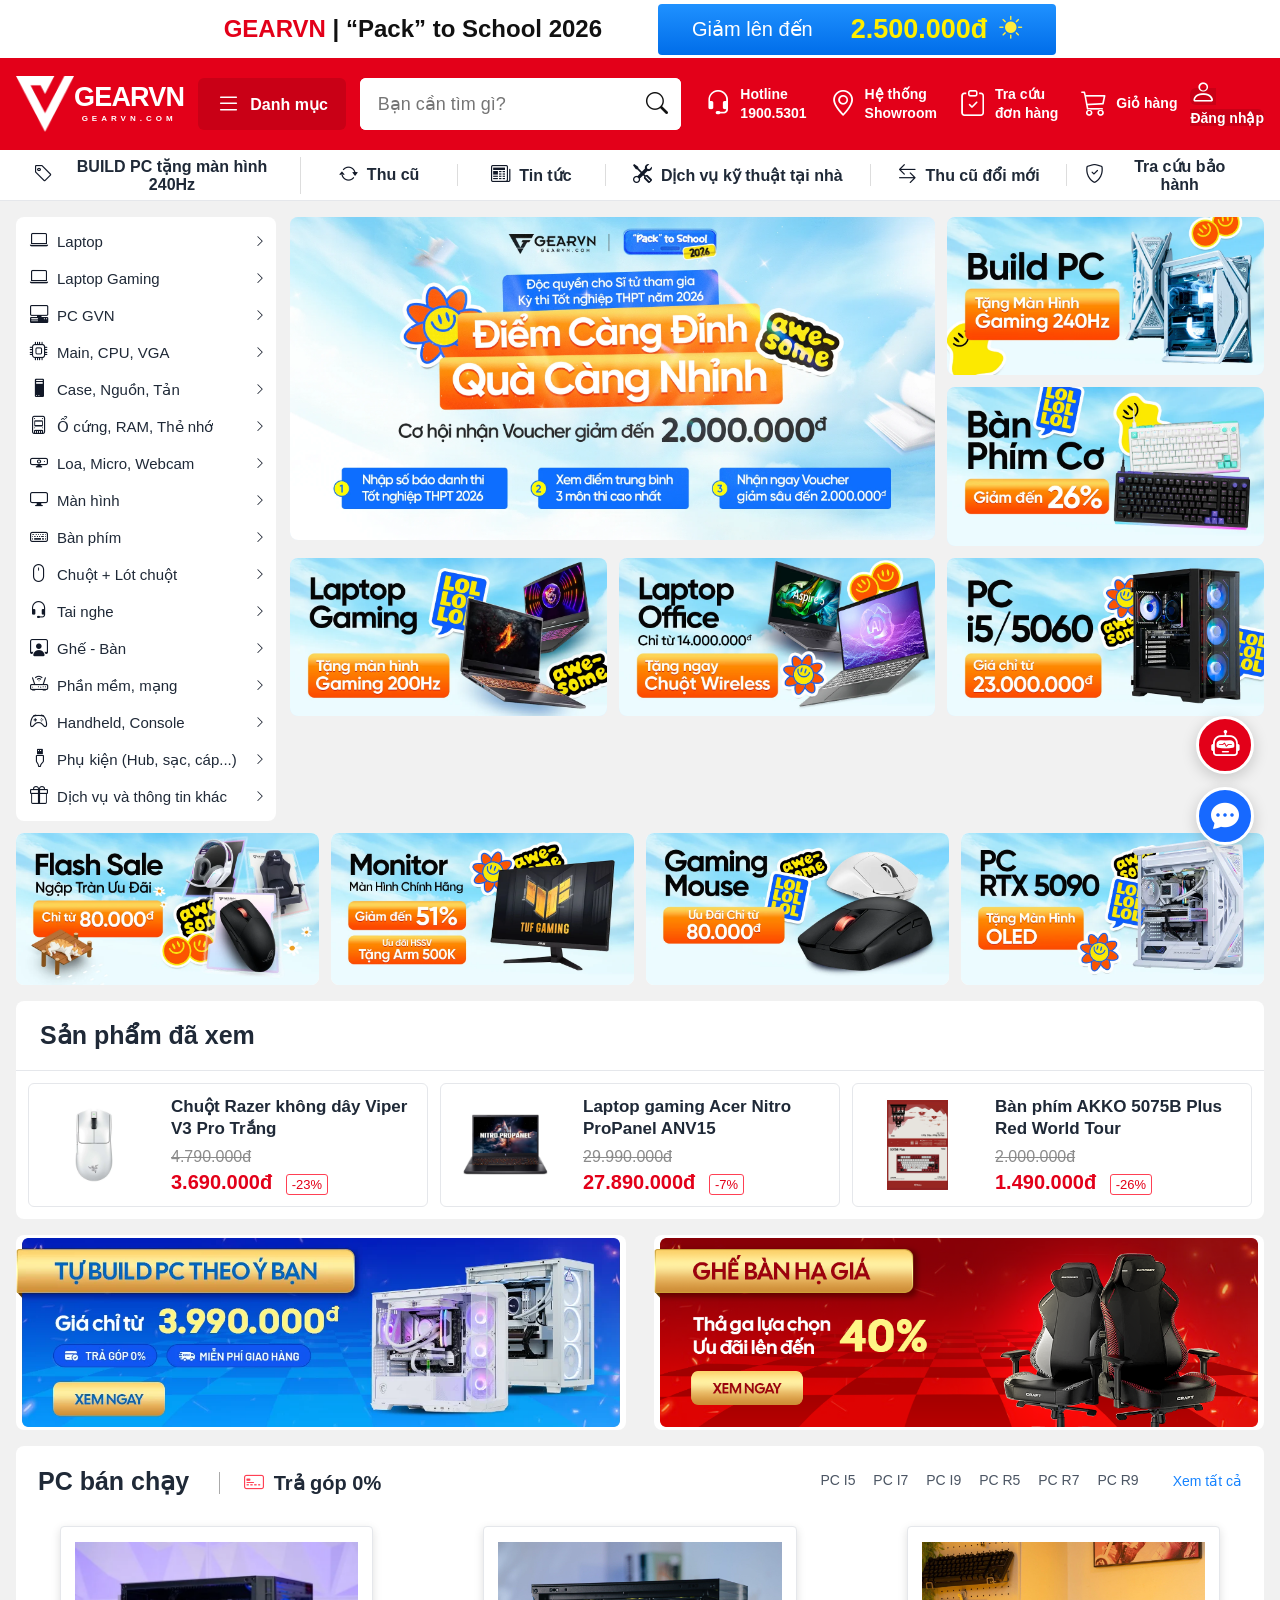
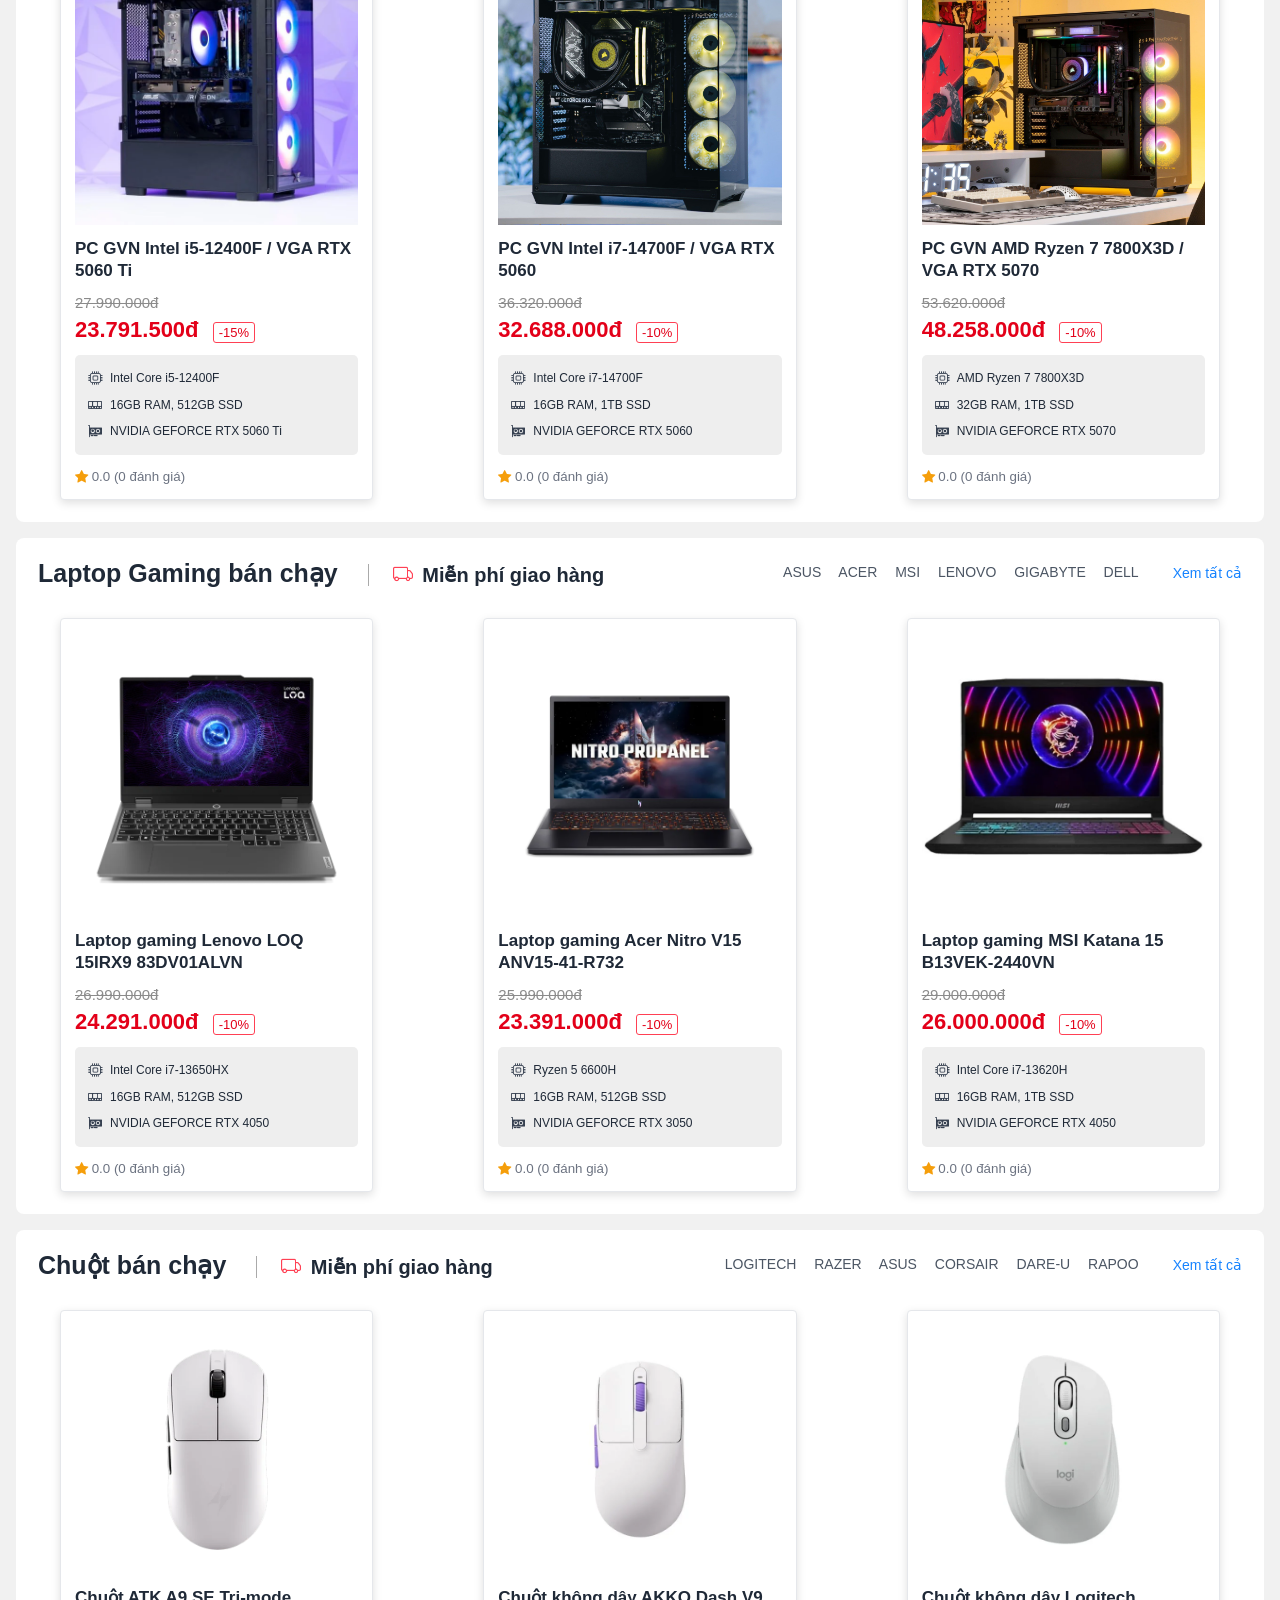
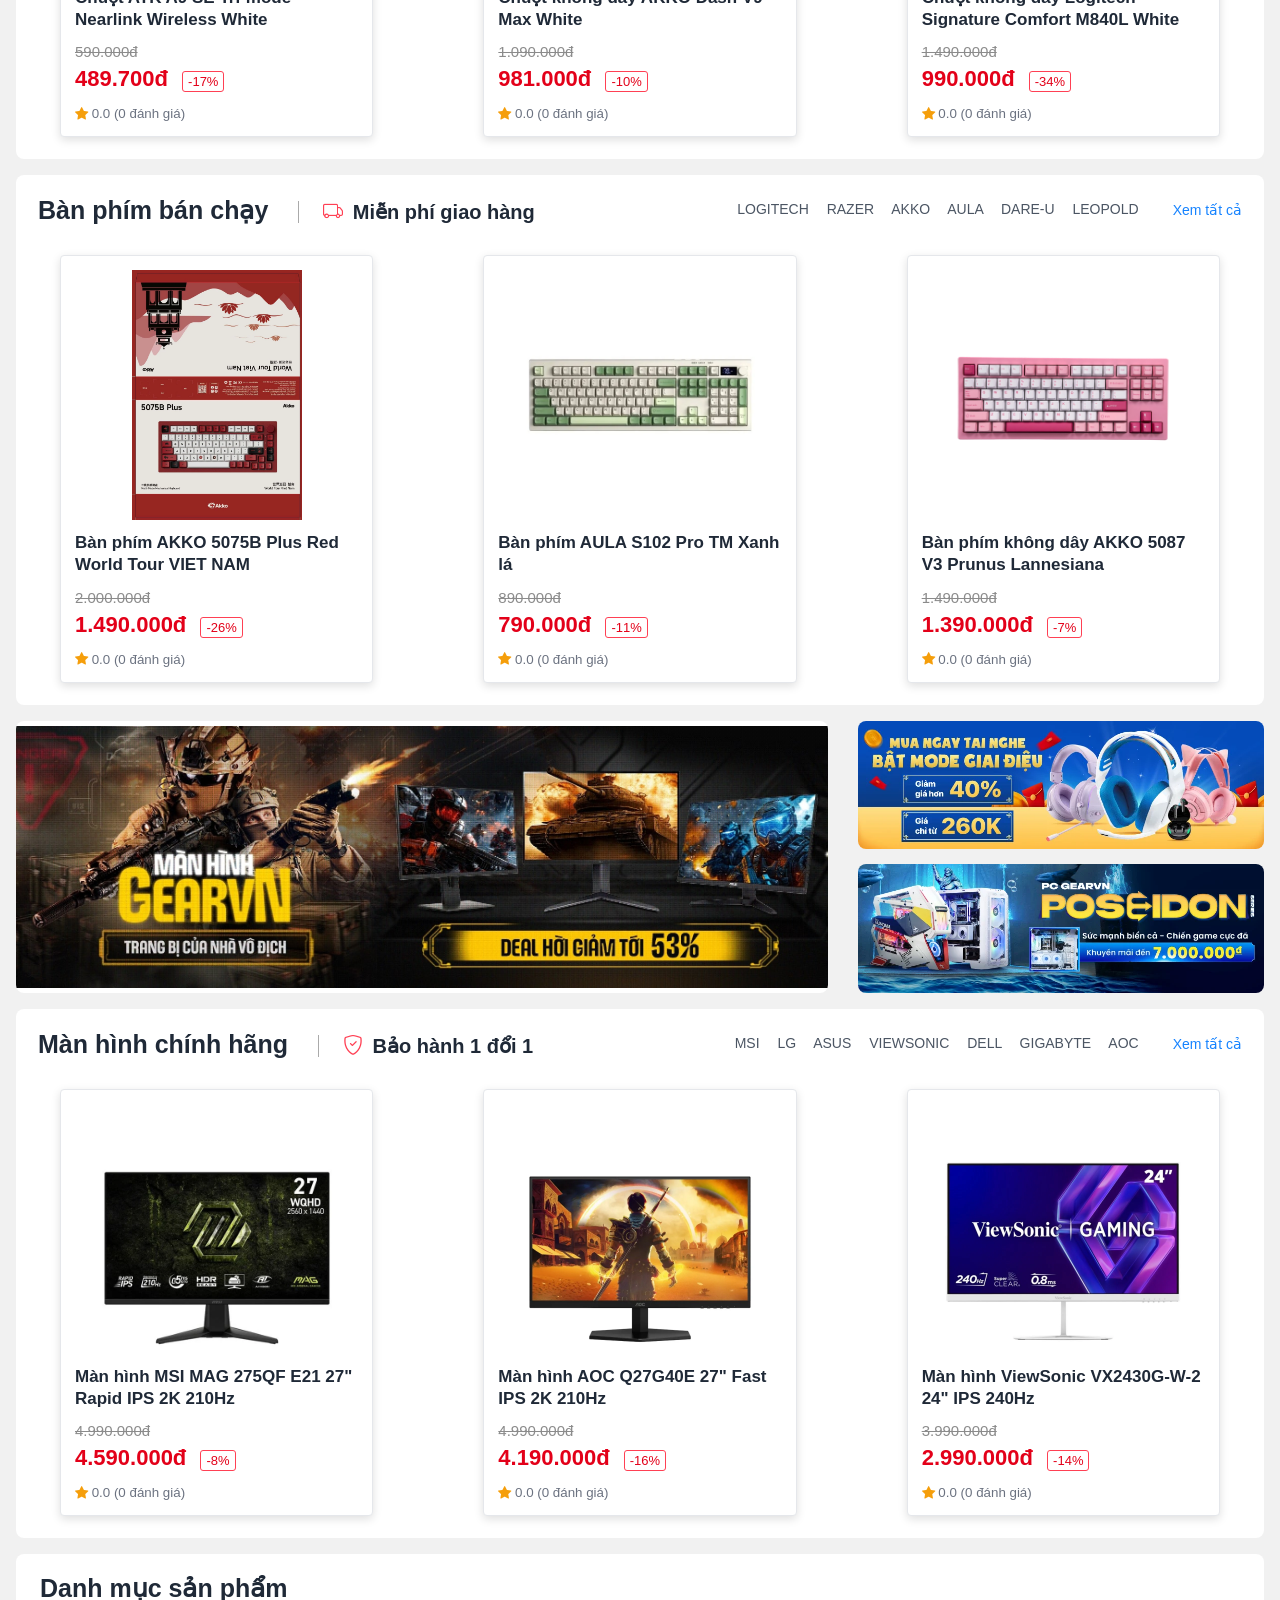
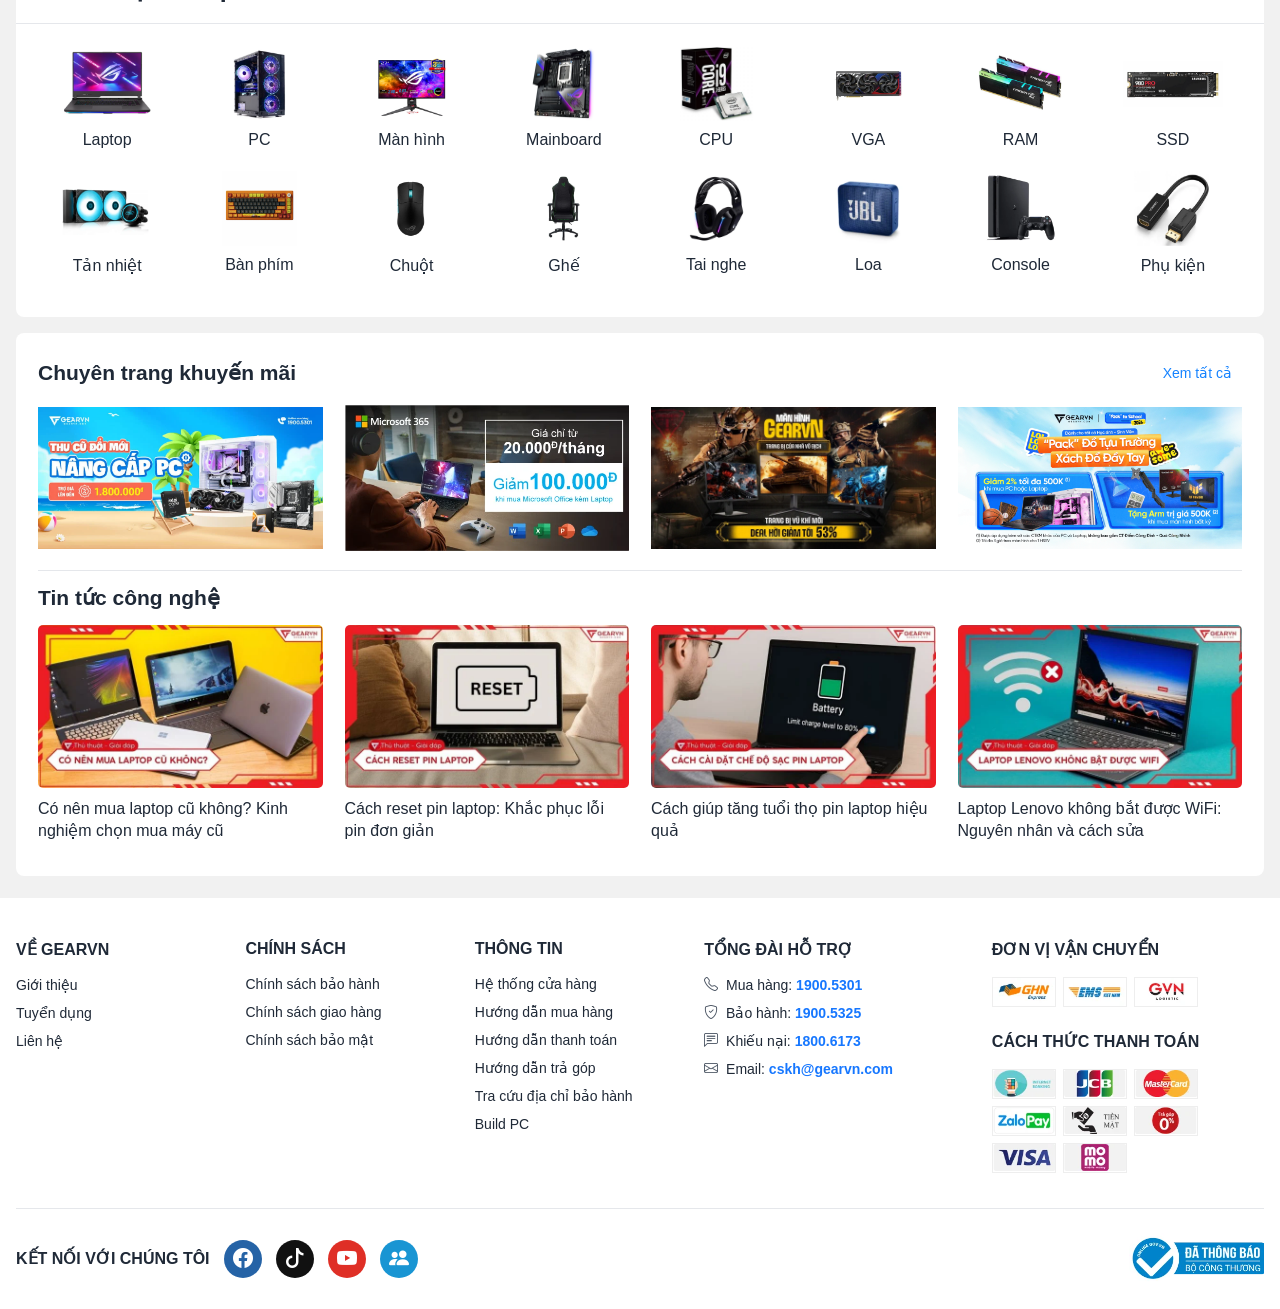
<file: index.html>
<!DOCTYPE html>
<html lang="vi">
<head>
  <meta charset="UTF-8">
  <meta name="viewport" content="width=device-width, initial-scale=1.0">
  <meta name="description" content="Trang chủ cửa hàng thiết bị công nghệ - bài tập giao diện người dùng">
  <title>GEARVN - Trang chủ</title>
  <link rel="stylesheet" href="assets/vendor/bootstrap-icons/bootstrap-icons.min.css">
  <link rel="stylesheet" href="assets/css/home.css">
  <!-- Thêm CSS cho Modal đăng nhập -->
  <link rel="stylesheet" href="assets/css/login.css">
</head>
<body id="top">
  <div class="top-promo">
    <div class="container top-promo__inner">
      <strong><span>GEARVN</span> | “Pack” to School 2026</strong>
      <a href="#promotions">Giảm lên đến <b>2.500.000đ</b><i class="bi bi-sun-fill promo-sun" aria-hidden="true"></i></a>
    </div>
  </div>

  <header class="site-header">
    <div class="container header-main">
      <!-- Đổi href logo: Khi bấm vào logo, nó ở lại trang Home -->
      <a class="brand" href="BaoHuy_2474802010133_Home.html" aria-label="Về trang chủ">
        <img class="brand__mark" src="assets/images/logo-mark.png" alt="">
        <span class="brand__name">GEARVN<small>GEARVN.COM</small></span>
      </a>

      <button class="category-button" type="button" aria-label="Mở danh mục">
        <i class="bi bi-list" aria-hidden="true"></i><span>Danh mục</span>
      </button>

      <form class="search" action="BaoHuy_2474802010133_ProductList.html" method="get" role="search">
        <input type="search" name="q" placeholder="Bạn cần tìm gì?" aria-label="Tìm kiếm sản phẩm" required>
        <button type="submit" aria-label="Tìm kiếm"><i class="bi bi-search" aria-hidden="true"></i></button>
      </form>

      <nav class="quick-actions" aria-label="Tiện ích khách hàng">
        <a href="#support"><i class="bi bi-headset" aria-hidden="true"></i><b>Hotline<small>1900.5301</small></b></a>
        <a href="#footer"><i class="bi bi-geo-alt" aria-hidden="true"></i><b>Hệ thống<small>Showroom</small></b></a>
        <a href="KhacDuy_2274802010106_Order.html"><i class="bi bi-clipboard-check" aria-hidden="true"></i><b>Tra cứu<small>đơn hàng</small></b></a>
        <a href="#"><i class="bi bi-cart3" aria-hidden="true"></i><b>Giỏ hàng</b></a>
        
        <!-- Thêm ID để auth.js biết chỗ này để render nút Login/Dropdown -->
        <div class="account-dropdown-wrapper" id="gvnAccountWrapper">
          <a class="login" href="#" id="openLoginBtn"><i class="bi bi-person" aria-hidden="true"></i><b>Đăng nhập</b></a>
        </div>
      </nav>
    </div>
  </header>

  <nav class="service-nav" aria-label="Dịch vụ">
    <div class="container service-nav__inner">
      <a href="#"><i class="bi bi-tag" aria-hidden="true"></i><span>BUILD PC tặng màn hình 240Hz</span></a>
      <a href="#"><i class="bi bi-arrow-repeat" aria-hidden="true"></i><span>Thu cũ</span></a>
      <a href="#news"><i class="bi bi-newspaper" aria-hidden="true"></i><span>Tin tức</span></a>
      <a href="#"><i class="bi bi-tools" aria-hidden="true"></i><span>Dịch vụ kỹ thuật tại nhà</span></a>
      <a href="#"><i class="bi bi-arrow-left-right" aria-hidden="true"></i><span>Thu cũ đổi mới</span></a>
      <a href="#"><i class="bi bi-shield-check" aria-hidden="true"></i><span>Tra cứu bảo hành</span></a>
    </div>
  </nav>

  <main>
    <section class="hero-section section-space">
      <div class="container hero-layout">
        <aside class="category-menu" aria-label="Danh mục sản phẩm">
          <a href="BaoHuy_2474802010133_ProductList.html"><i class="bi bi-laptop menu-icon" aria-hidden="true"></i><span>Laptop</span><i class="bi bi-chevron-right menu-arrow" aria-hidden="true"></i></a>
          <a href="BaoHuy_2474802010133_ProductList.html"><i class="bi bi-laptop menu-icon" aria-hidden="true"></i><span>Laptop Gaming</span><i class="bi bi-chevron-right menu-arrow" aria-hidden="true"></i></a>
          <a href="#pc"><i class="bi bi-pc-display-horizontal menu-icon" aria-hidden="true"></i><span>PC GVN</span><i class="bi bi-chevron-right menu-arrow" aria-hidden="true"></i></a>
          <a href="#"><i class="bi bi-cpu menu-icon" aria-hidden="true"></i><span>Main, CPU, VGA</span><i class="bi bi-chevron-right menu-arrow" aria-hidden="true"></i></a>
          <a href="#"><i class="bi bi-pc menu-icon" aria-hidden="true"></i><span>Case, Nguồn, Tản</span><i class="bi bi-chevron-right menu-arrow" aria-hidden="true"></i></a>
          <a href="#"><i class="bi bi-device-ssd menu-icon" aria-hidden="true"></i><span>Ổ cứng, RAM, Thẻ nhớ</span><i class="bi bi-chevron-right menu-arrow" aria-hidden="true"></i></a>
          <a href="#"><i class="bi bi-webcam menu-icon" aria-hidden="true"></i><span>Loa, Micro, Webcam</span><i class="bi bi-chevron-right menu-arrow" aria-hidden="true"></i></a>
          <a href="#monitor"><i class="bi bi-display menu-icon" aria-hidden="true"></i><span>Màn hình</span><i class="bi bi-chevron-right menu-arrow" aria-hidden="true"></i></a>
          <a href="#keyboard"><i class="bi bi-keyboard menu-icon" aria-hidden="true"></i><span>Bàn phím</span><i class="bi bi-chevron-right menu-arrow" aria-hidden="true"></i></a>
          <a href="#mouse"><i class="bi bi-mouse menu-icon" aria-hidden="true"></i><span>Chuột + Lót chuột</span><i class="bi bi-chevron-right menu-arrow" aria-hidden="true"></i></a>
          <a href="#"><i class="bi bi-headset menu-icon" aria-hidden="true"></i><span>Tai nghe</span><i class="bi bi-chevron-right menu-arrow" aria-hidden="true"></i></a>
          <a href="#"><i class="bi bi-person-workspace menu-icon" aria-hidden="true"></i><span>Ghế - Bàn</span><i class="bi bi-chevron-right menu-arrow" aria-hidden="true"></i></a>
          <a href="#"><i class="bi bi-router menu-icon" aria-hidden="true"></i><span>Phần mềm, mạng</span><i class="bi bi-chevron-right menu-arrow" aria-hidden="true"></i></a>
          <a href="#"><i class="bi bi-controller menu-icon" aria-hidden="true"></i><span>Handheld, Console</span><i class="bi bi-chevron-right menu-arrow" aria-hidden="true"></i></a>
          <a href="#"><i class="bi bi-usb-plug menu-icon" aria-hidden="true"></i><span>Phụ kiện (Hub, sạc, cáp...)</span><i class="bi bi-chevron-right menu-arrow" aria-hidden="true"></i></a>
          <a href="#"><i class="bi bi-gift menu-icon" aria-hidden="true"></i><span>Dịch vụ và thông tin khác</span><i class="bi bi-chevron-right menu-arrow" aria-hidden="true"></i></a>
        </aside>

        <div class="hero-banners">
          <a class="hero-main" href="#promotions"><img src="assets/images/banner_main.webp" alt="Khuyến mãi điểm căng đỉnh quà căng nhìn"></a>
          <a href="#"><img src="assets/images/right_1.webp" alt="Build PC tặng màn hình gaming"></a>
          <a href="#keyboard"><img src="assets/images/right_2.webp" alt="Bàn phím cơ giảm giá"></a>
          <a href="BaoHuy_2474802010133_ProductList.html"><img src="assets/images/bottom_1.webp" alt="Laptop Gaming"></a>
          <a href="#"><img src="assets/images/bottom_2.webp" alt="Laptop Office"></a>
          <a href="#pc"><img src="assets/images/bottom_3.webp" alt="PC Gaming"></a>
        </div>
      </div>

      <div class="container mini-promos">
        <a href="#"><img src="assets/images/flash_sale.webp" alt="Flash Sale"></a>
        <a href="#monitor"><img src="assets/images/monitor.webp" alt="Màn hình chính hãng"></a>
        <a href="#mouse"><img src="assets/images/gaming_mouse.webp" alt="Gaming mouse"></a>
        <a href="#pc"><img src="assets/images/case.webp" alt="PC RTX 5090"></a>
      </div>
    </section>

    <section class="container white-panel viewed-section">
      <h2 class="panel-title">Sản phẩm đã xem</h2>
      <div class="viewed-list">
        <article class="viewed-card">
          <img src="assets/images/razer.webp" alt="Chuột Razer Viper V3 Pro">
          <div><h3>Chuột Razer không dây Viper V3 Pro Trắng</h3><del>4.790.000đ</del><p>3.690.000đ <span>-23%</span></p></div>
        </article>
        <article class="viewed-card">
          <img src="assets/images/propanel.webp" alt="Laptop gaming Acer Nitro">
          <div><h3>Laptop gaming Acer Nitro ProPanel ANV15</h3><del>29.990.000đ</del><p>27.890.000đ <span>-7%</span></p></div>
        </article>
        <article class="viewed-card">
          <img src="assets/images/akko_VN.webp" alt="Bàn phím AKKO 5075B">
          <div><h3>Bàn phím AKKO 5075B Plus Red World Tour</h3><del>2.000.000đ</del><p>1.490.000đ <span>-26%</span></p></div>
        </article>
      </div>
    </section>

    <section class="container double-promo section-space">
      <a href="#pc"><img src="assets/images/build_1.webp" alt="Tự build PC theo ý bạn"></a>
      <a href="#"><img src="assets/images/chair.png" alt="Ghế bán hạ giá"></a>
    </section>

    <section class="container product-section" id="pc">
      <div class="section-heading">
        <h2>PC bán chạy <span><i class="bi bi-credit-card-2-front" aria-hidden="true"></i> Trả góp 0%</span></h2>
        <div class="brands">PC I5　 PC I7　 PC I9　 PC R5　 PC R7　 PC R9</div>
        <a href="#">Xem tất cả</a>
      </div>
      <div class="product-grid">
        <article class="product-card">
          <img src="assets/images/pc1.webp" alt="PC GVN Intel i5">
          <h3>PC GVN Intel i5-12400F / VGA RTX 5060 Ti</h3>
          <del>27.990.000đ</del><p class="price">23.791.500đ <span>-15%</span></p>
          <ul class="product-specs">
            <li><i class="bi bi-cpu" aria-hidden="true"></i><span>Intel Core i5-12400F</span></li>
            <li><i class="bi bi-memory" aria-hidden="true"></i><span>16GB RAM, 512GB SSD</span></li>
            <li><i class="bi bi-gpu-card" aria-hidden="true"></i><span>NVIDIA GEFORCE RTX 5060 Ti</span></li>
          </ul>
          <small class="rating"><i class="bi bi-star-fill" aria-hidden="true"></i> 0.0 (0 đánh giá)</small>
        </article>
        <article
          class="product-card"
          onclick="window.location.href='MinhHuy_2474802016546_Product.html'"
          style="cursor: pointer;"
        >
          <img src="assets/images/pc2.jpg" alt="PC GVN Intel i7">
          <h3>PC GVN Intel i7-14700F / VGA RTX 5060</h3>
          <del>36.320.000đ</del><p class="price">32.688.000đ <span>-10%</span></p>
          <ul class="product-specs">
            <li><i class="bi bi-cpu" aria-hidden="true"></i><span>Intel Core i7-14700F</span></li>
            <li><i class="bi bi-memory" aria-hidden="true"></i><span>16GB RAM, 1TB SSD</span></li>
            <li><i class="bi bi-gpu-card" aria-hidden="true"></i><span>NVIDIA GEFORCE RTX 5060</span></li>
          </ul>
          <small class="rating"><i class="bi bi-star-fill" aria-hidden="true"></i> 0.0 (0 đánh giá)</small>
        </article>
        <article class="product-card">
          <img src="assets/images/pc3.jpg" alt="PC AMD Ryzen 7">
          <h3>PC GVN AMD Ryzen 7 7800X3D / VGA RTX 5070</h3>
          <del>53.620.000đ</del><p class="price">48.258.000đ <span>-10%</span></p>
          <ul class="product-specs">
            <li><i class="bi bi-cpu" aria-hidden="true"></i><span>AMD Ryzen 7 7800X3D</span></li>
            <li><i class="bi bi-memory" aria-hidden="true"></i><span>32GB RAM, 1TB SSD</span></li>
            <li><i class="bi bi-gpu-card" aria-hidden="true"></i><span>NVIDIA GEFORCE RTX 5070</span></li>
          </ul>
          <small class="rating"><i class="bi bi-star-fill" aria-hidden="true"></i> 0.0 (0 đánh giá)</small>
        </article>
      </div>
    </section>

    <section class="container product-section" id="laptop">
      <div class="section-heading">
        <h2><a href="BaoHuy_2474802010133_ProductList.html">Laptop Gaming bán chạy</a> <span><i class="bi bi-truck" aria-hidden="true"></i> Miễn phí giao hàng</span></h2>
        <div class="brands">ASUS　 ACER　 MSI　 LENOVO　 GIGABYTE　 DELL</div>
        <a href="BaoHuy_2474802010133_ProductList.html">Xem tất cả</a>
      </div>
      <div class="product-grid">
        <article class="product-card">
          <img src="assets/images/loq1.webp" alt="Laptop Lenovo LOQ">
          <h3>Laptop gaming Lenovo LOQ 15IRX9 83DV01ALVN</h3>
          <del>26.990.000đ</del><p class="price">24.291.000đ <span>-10%</span></p>
          <ul class="product-specs">
            <li><i class="bi bi-cpu" aria-hidden="true"></i><span>Intel Core i7-13650HX</span></li>
            <li><i class="bi bi-memory" aria-hidden="true"></i><span>16GB RAM, 512GB SSD</span></li>
            <li><i class="bi bi-gpu-card" aria-hidden="true"></i><span>NVIDIA GEFORCE RTX 4050</span></li>
          </ul>
          <small class="rating"><i class="bi bi-star-fill" aria-hidden="true"></i> 0.0 (0 đánh giá)</small>
        </article>
        <article class="product-card">
          <img src="assets/images/propanel.webp" alt="Laptop Acer Nitro ProPanel">
          <h3>Laptop gaming Acer Nitro V15 ANV15-41-R732</h3>
          <del>25.990.000đ</del><p class="price">23.391.000đ <span>-10%</span></p>
          <ul class="product-specs">
            <li><i class="bi bi-cpu" aria-hidden="true"></i><span>Ryzen 5 6600H</span></li>
            <li><i class="bi bi-memory" aria-hidden="true"></i><span>16GB RAM, 512GB SSD</span></li>
            <li><i class="bi bi-gpu-card" aria-hidden="true"></i><span>NVIDIA GEFORCE RTX 3050</span></li>
          </ul>
          <small class="rating"><i class="bi bi-star-fill" aria-hidden="true"></i> 0.0 (0 đánh giá)</small>
        </article>
        <article class="product-card">
          <img src="assets/images/katana.webp" alt="Laptop MSI Katana">
          <h3>Laptop gaming MSI Katana 15 B13VEK-2440VN</h3>
          <del>29.000.000đ</del><p class="price">26.000.000đ <span>-10%</span></p>
          <ul class="product-specs">
            <li><i class="bi bi-cpu" aria-hidden="true"></i><span>Intel Core i7-13620H</span></li>
            <li><i class="bi bi-memory" aria-hidden="true"></i><span>16GB RAM, 1TB SSD</span></li>
            <li><i class="bi bi-gpu-card" aria-hidden="true"></i><span>NVIDIA GEFORCE RTX 4050</span></li>
          </ul>
          <small class="rating"><i class="bi bi-star-fill" aria-hidden="true"></i> 0.0 (0 đánh giá)</small>
        </article>
      </div>
    </section>

    <section class="container product-section" id="mouse">
      <div class="section-heading">
        <h2>Chuột bán chạy <span><i class="bi bi-truck" aria-hidden="true"></i> Miễn phí giao hàng</span></h2>
        <div class="brands">LOGITECH　 RAZER　 ASUS　 CORSAIR　 DARE-U　 RAPOO</div>
        <a href="#">Xem tất cả</a>
      </div>
      <div class="product-grid compact-products">
        <article class="product-card">
          <img src="assets/images/atk1.webp" alt="Chuột ATK A9">
          <h3>Chuột ATK A9 SE Tri-mode Nearlink Wireless White</h3>
          <del>590.000đ</del><p class="price">489.700đ <span>-17%</span></p><small class="rating"><i class="bi bi-star-fill" aria-hidden="true"></i> 0.0 (0 đánh giá)</small>
        </article>
        <article class="product-card">
          <img src="assets/images/akko_mouse.webp" alt="Chuột AKKO Dash V9">
          <h3>Chuột không dây AKKO Dash V9 Max White</h3>
          <del>1.090.000đ</del><p class="price">981.000đ <span>-10%</span></p><small class="rating"><i class="bi bi-star-fill" aria-hidden="true"></i> 0.0 (0 đánh giá)</small>
        </article>
        <article class="product-card">
          <img src="assets/images/logitech_mouse.webp" alt="Chuột Logitech Signature">
          <h3>Chuột không dây Logitech Signature Comfort M840L White</h3>
          <del>1.490.000đ</del><p class="price">990.000đ <span>-34%</span></p><small class="rating"><i class="bi bi-star-fill" aria-hidden="true"></i> 0.0 (0 đánh giá)</small>
        </article>
      </div>
    </section>

    <section class="container product-section" id="keyboard">
      <div class="section-heading">
        <h2>Bàn phím bán chạy <span><i class="bi bi-truck" aria-hidden="true"></i> Miễn phí giao hàng</span></h2>
        <div class="brands">LOGITECH　 RAZER　 AKKO　 AULA　 DARE-U　 LEOPOLD</div>
        <a href="#">Xem tất cả</a>
      </div>
      <div class="product-grid compact-products">
        <article class="product-card">
          <img src="assets/images/akko_VN.webp" alt="Bàn phím AKKO World Tour">
          <h3>Bàn phím AKKO 5075B Plus Red World Tour VIET NAM</h3>
          <del>2.000.000đ</del><p class="price">1.490.000đ <span>-26%</span></p><small class="rating"><i class="bi bi-star-fill" aria-hidden="true"></i> 0.0 (0 đánh giá)</small>
        </article>
        <article class="product-card">
          <img src="assets/images/aula1.webp" alt="Bàn phím AULA S102">
          <h3>Bàn phím AULA S102 Pro TM Xanh lá</h3>
          <del>890.000đ</del><p class="price">790.000đ <span>-11%</span></p><small class="rating"><i class="bi bi-star-fill" aria-hidden="true"></i> 0.0 (0 đánh giá)</small>
        </article>
        <article class="product-card">
          <img src="assets/images/akko_pink.webp" alt="Bàn phím AKKO hồng">
          <h3>Bàn phím không dây AKKO 5087 V3 Prunus Lannesiana</h3>
          <del>1.490.000đ</del><p class="price">1.390.000đ <span>-7%</span></p><small class="rating"><i class="bi bi-star-fill" aria-hidden="true"></i> 0.0 (0 đánh giá)</small>
        </article>
      </div>
    </section>

    <section class="container ad-row section-space">
      <a class="ad-row__large" href="#monitor"><img src="assets/images/gearvn-man-hinh-t10-bot-promotion-big.jpg" alt="Màn hình GEARVN"></a>
      <div><a href="#"><img src="assets/images/banner_790x250_tai_nghe_6f6dcb17d3a54fcc88b3de96762d2d41.webp" alt="Tai nghe gaming"></a><a href="#"><img src="assets/images/bot_promotion_banner_small_2_2ad55c2345c64fbfb87dab4957b33914.webp" alt="PC gaming"></a></div>
    </section>

    <section class="container product-section" id="monitor">
      <div class="section-heading">
        <h2>Màn hình chính hãng <span><i class="bi bi-shield-check" aria-hidden="true"></i> Bảo hành 1 đổi 1</span></h2>
        <div class="brands">MSI　 LG　 ASUS　 VIEWSONIC　 DELL　 GIGABYTE　 AOC</div>
        <a href="#">Xem tất cả</a>
      </div>
      <div class="product-grid compact-products">
        <article class="product-card"><img src="assets/images/msi_mag.webp" alt="Màn hình MSI"><h3>Màn hình MSI MAG 275QF E21 27&quot; Rapid IPS 2K 210Hz</h3><del>4.990.000đ</del><p class="price">4.590.000đ <span>-8%</span></p><small class="rating"><i class="bi bi-star-fill" aria-hidden="true"></i> 0.0 (0 đánh giá)</small></article>
        <article class="product-card"><img src="assets/images/aoc.webp" alt="Màn hình AOC"><h3>Màn hình AOC Q27G40E 27&quot; Fast IPS 2K 210Hz</h3><del>4.990.000đ</del><p class="price">4.190.000đ <span>-16%</span></p><small class="rating"><i class="bi bi-star-fill" aria-hidden="true"></i> 0.0 (0 đánh giá)</small></article>
        <article class="product-card"><img src="assets/images/view_sonic.webp" alt="Màn hình ViewSonic"><h3>Màn hình ViewSonic VX2430G-W-2 24&quot; IPS 240Hz</h3><del>3.990.000đ</del><p class="price">2.990.000đ <span>-14%</span></p><small class="rating"><i class="bi bi-star-fill" aria-hidden="true"></i> 0.0 (0 đánh giá)</small></article>
      </div>
    </section>

    <section class="container white-panel category-showcase">
      <h2 class="panel-title">Danh mục sản phẩm</h2>
      <div class="category-grid">
        <a href="#laptop"><img src="assets/images/small1.webp" alt=""><span>Laptop</span></a>
        <a href="#pc"><img src="assets/images/small2.webp" alt=""><span>PC</span></a>
        <a href="#monitor"><img src="assets/images/small3.webp" alt=""><span>Màn hình</span></a>
        <a href="#"><img src="assets/images/small4.webp" alt=""><span>Mainboard</span></a>
        <a href="#"><img src="assets/images/small5.webp" alt=""><span>CPU</span></a>
        <a href="#"><img src="assets/images/small6.webp" alt=""><span>VGA</span></a>
        <a href="#"><img src="assets/images/small7.png" alt=""><span>RAM</span></a>
        <a href="#"><img src="assets/images/small8.png" alt=""><span>SSD</span></a>
        <a href="#"><img src="assets/images/samll10.webp" alt=""><span>Tản nhiệt</span></a>
        <a href="#keyboard"><img src="assets/images/small10.webp" alt=""><span>Bàn phím</span></a>
        <a href="#mouse"><img src="assets/images/small11.webp" alt=""><span>Chuột</span></a>
        <a href="#"><img src="assets/images/small12.jpg" alt=""><span>Ghế</span></a>
        <a href="#"><img src="assets/images/small13.webp" alt=""><span>Tai nghe</span></a>
        <a href="#"><img src="assets/images/small14.webp" alt=""><span>Loa</span></a>
        <a href="#"><img src="assets/images/small15.webp" alt=""><span>Console</span></a>
        <a href="#"><img src="assets/images/small16.webp" alt=""><span>Phụ kiện</span></a>
      </div>
    </section>

    <section class="container white-panel content-section" id="promotions">
      <div class="section-heading simple"><h2>Chuyên trang khuyến mãi</h2><a href="#">Xem tất cả</a></div>
      <div class="promotion-grid"><a href="#"><img src="assets/images/sale1.webp" alt="Nâng cấp PC"></a><a href="#"><img src="assets/images/sale2.webp" alt="Microsoft 365"></a><a href="#"><img src="assets/images/sale3.webp" alt="Màn hình Gearvn"></a><a href="#"><img src="assets/images/sale4.webp" alt="Back to school"></a></div>

      <div class="section-heading simple news-heading" id="news"><h2>Tin tức công nghệ</h2></div>
      <div class="news-grid">
        <article><img src="assets/images/news1.webp" alt="Laptop cũ không"><h3>Có nên mua laptop cũ không? Kinh nghiệm chọn mua máy cũ</h3></article>
        <article><img src="assets/images/news2.webp" alt="Reset pin laptop"><h3>Cách reset pin laptop: Khắc phục lỗi pin đơn giản</h3></article>
        <article><img src="assets/images/news3.webp" alt="Giúp tăng tuổi thọ pin"><h3>Cách giúp tăng tuổi thọ pin laptop hiệu quả</h3></article>
        <article><img src="assets/images/news4.webp" alt="Laptop không bắt wifi"><h3>Laptop Lenovo không bắt được WiFi: Nguyên nhân và cách sửa</h3></article>
      </div>
    </section>
  </main>

  <footer class="site-footer" id="footer">
    <div class="container footer-grid">
      <div><h3>VỀ GEARVN</h3><a href="#">Giới thiệu</a><a href="#">Tuyển dụng</a><a href="#">Liên hệ</a></div>
      <div><h3>CHÍNH SÁCH</h3><a href="#">Chính sách bảo hành</a><a href="#">Chính sách giao hàng</a><a href="#">Chính sách bảo mật</a></div>
      <div><h3>THÔNG TIN</h3><a href="#">Hệ thống cửa hàng</a><a href="#">Hướng dẫn mua hàng</a><a href="#">Hướng dẫn thanh toán</a><a href="#">Hướng dẫn trả góp</a><a href="#">Tra cứu địa chỉ bảo hành</a><a href="#">Build PC</a></div>
      <div id="support"><h3>TỔNG ĐÀI HỖ TRỢ</h3><p><i class="bi bi-telephone" aria-hidden="true"></i> Mua hàng: <a href="tel:19005301">1900.5301</a></p><p><i class="bi bi-shield-check" aria-hidden="true"></i> Bảo hành: <a href="tel:19005325">1900.5325</a></p><p><i class="bi bi-chat-left-text" aria-hidden="true"></i> Khiếu nại: <a href="tel:18006173">1800.6173</a></p><p><i class="bi bi-envelope" aria-hidden="true"></i> Email: <a href="mailto:cskh@gearvn.com">cskh@gearvn.com</a></p></div>
      <div class="footer-payment"><h3>ĐƠN VỊ VẬN CHUYỂN</h3><div class="logo-row"><img src="assets/images/ghn.webp" alt="GHN"><img src="assets/images/ém.webp" alt="EMS"><img src="assets/images/gvn.webp" alt="GVN"></div><h3>CÁCH THỨC THANH TOÁN</h3><div class="pay-row"><img src="assets/images/pay1.webp" alt=""><img src="assets/images/pay_2.webp" alt=""><img src="assets/images/pay_3.webp" alt=""><img src="assets/images/pay_4.webp" alt=""><img src="assets/images/pay_5.webp" alt=""><img src="assets/images/pay_6.webp" alt=""><img src="assets/images/pay_7.webp" alt=""><img src="assets/images/pay_8.webp" alt=""></div></div>
    </div>
    <div class="container social-row">
      <strong>KẾT NỐI VỚI CHÚNG TÔI</strong>
      <a href="#" aria-label="Facebook"><i class="bi bi-facebook" aria-hidden="true"></i></a><a href="#" aria-label="TikTok"><i class="bi bi-tiktok" aria-hidden="true"></i></a><a href="#" aria-label="YouTube"><i class="bi bi-youtube" aria-hidden="true"></i></a><a href="#" aria-label="Cộng đồng"><i class="bi bi-people-fill" aria-hidden="true"></i></a>
      <img class="certification" src="assets/images/tick.webp" alt="Đã thông báo Bộ Công Thương">
    </div>
  </footer>

  <div class="floating-contact"><a href="#support" aria-label="Chat hỗ trợ"><i class="bi bi-robot" aria-hidden="true"></i></a><a href="#" aria-label="Nhắn tin"><i class="bi bi-chat-dots-fill" aria-hidden="true"></i></a></div>
  
  <script src="assets/js/search.js"></script>
  <!-- Thêm JS auth.js để kích hoạt đăng nhập/đăng xuất -->
  <script src="assets/js/auth.js"></script>
</body>
</html>
</file>
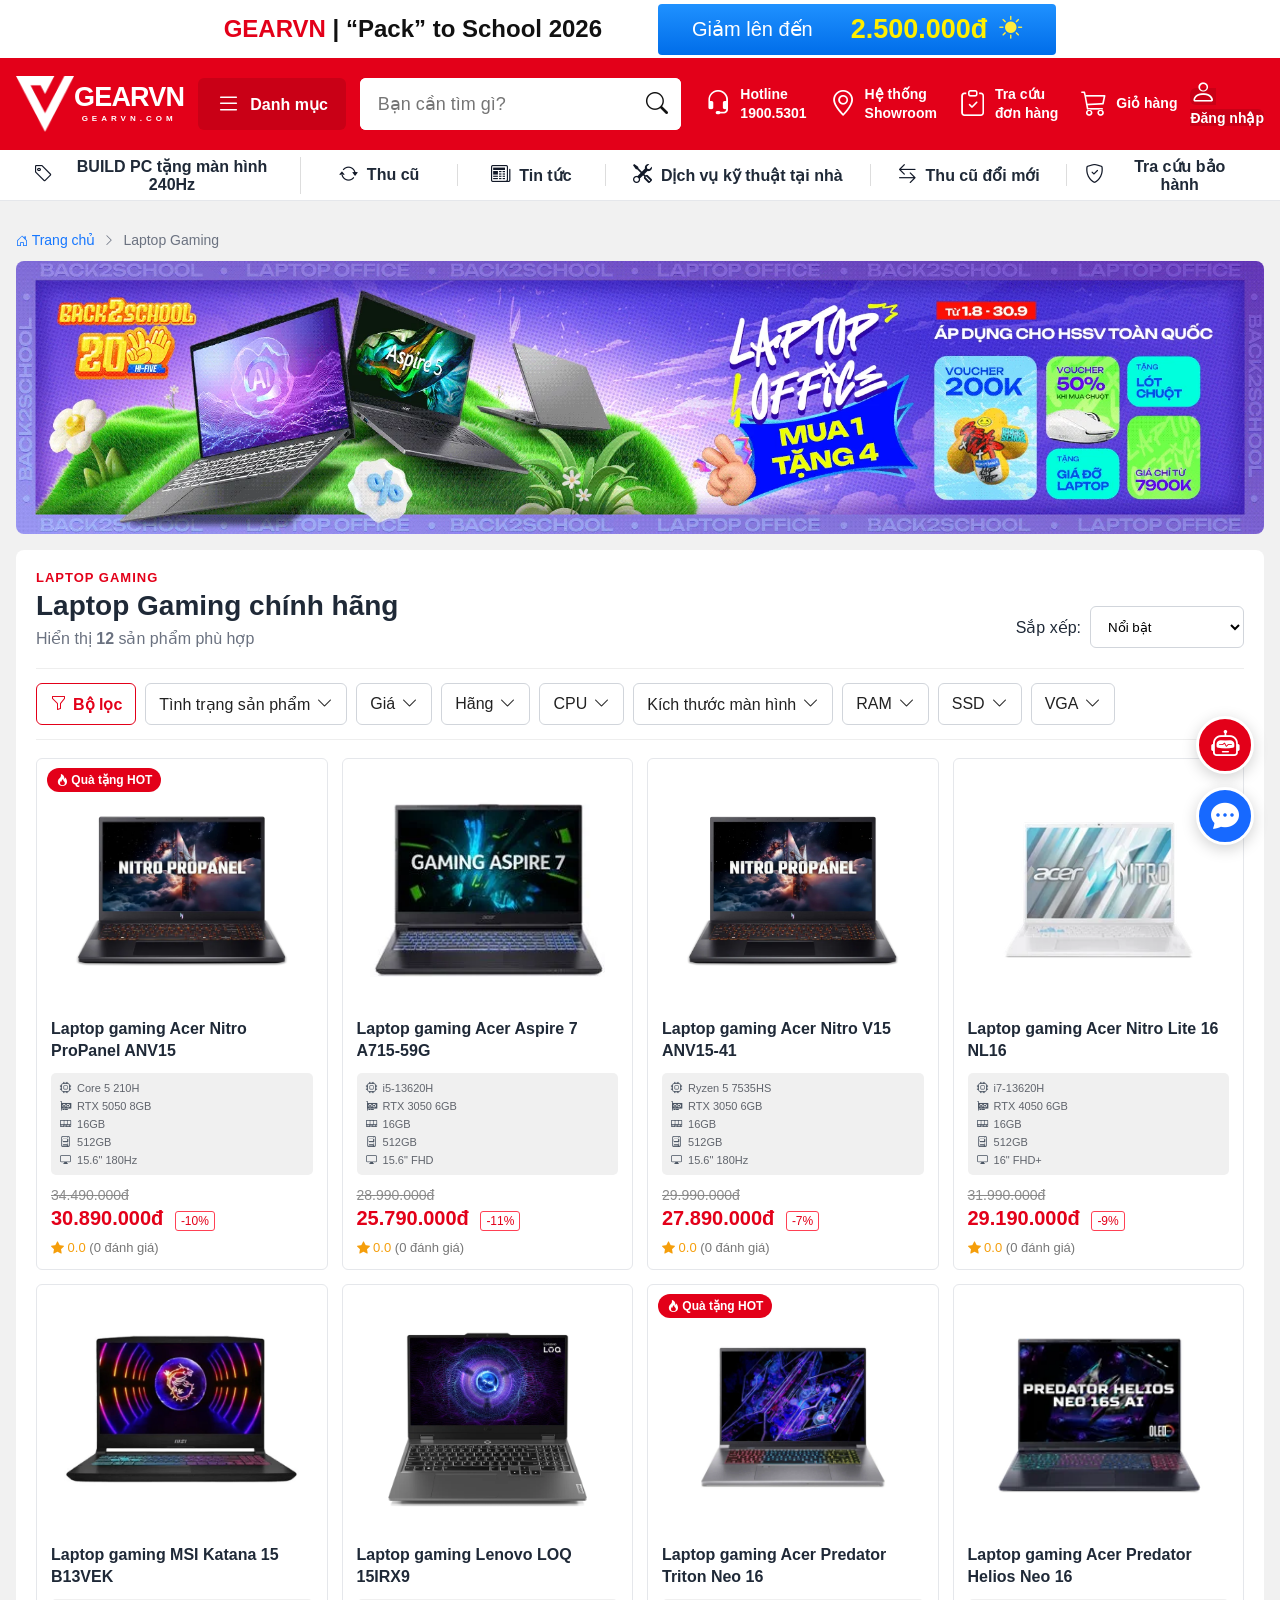
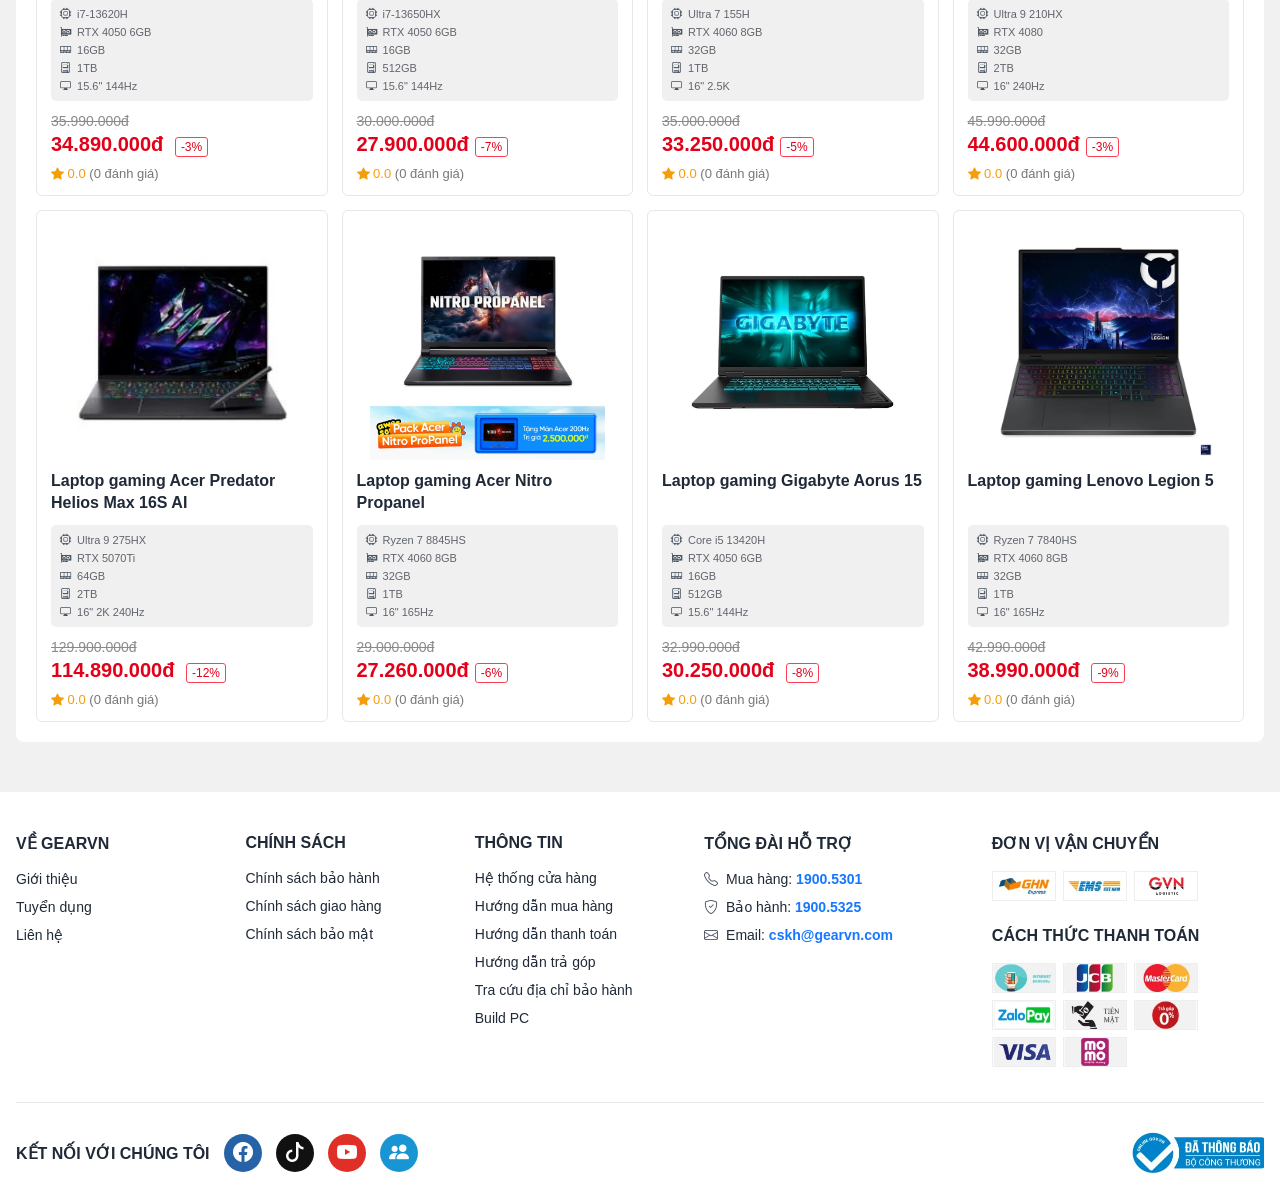
<file: BaoHuy_2474802010133_ProductList.html>
<!DOCTYPE html>
<html lang="vi">
<head>
  <meta charset="UTF-8">
  <meta name="viewport" content="width=device-width, initial-scale=1.0">
  <meta name="description" content="Danh sách laptop gaming và bộ lọc sản phẩm">
  <title>GEARVN - Danh sách sản phẩm</title>
  <link rel="stylesheet" href="assets/vendor/bootstrap-icons/bootstrap-icons.min.css">
  <link rel="stylesheet" href="assets/css/home.css">
  <link rel="stylesheet" href="assets/css/product-list.css">
  <!-- Thêm CSS Login để hiển thị Modal đẹp -->
  <link rel="stylesheet" href="assets/css/login.css">
</head>
<body id="top">
  <div class="top-promo">
    <div class="container top-promo__inner">
      <strong><span>GEARVN</span> | “Pack” to School 2026</strong>
      <a href="#catalog">Giảm lên đến <b>2.500.000đ</b><i class="bi bi-sun-fill promo-sun" aria-hidden="true"></i></a>
    </div>
  </div>

  <header class="site-header">
    <div class="container header-main">
      <a class="brand" href="BaoHuy_2474802010133_Home.html" aria-label="Về trang chủ">
        <img class="brand__mark" src="assets/images/logo-mark.png" alt="">
        <span class="brand__name">GEARVN<small>GEARVN.COM</small></span>
      </a>

      <button class="category-button" type="button">
        <i class="bi bi-list" aria-hidden="true"></i><span>Danh mục</span>
      </button>

      <form class="search" action="BaoHuy_2474802010133_ProductList.html" method="get" role="search">
        <input type="search" name="q" placeholder="Bạn cần tìm gì?" aria-label="Tìm kiếm sản phẩm" required>
        <button type="submit" aria-label="Tìm kiếm"><i class="bi bi-search" aria-hidden="true"></i></button>
      </form>

      <nav class="quick-actions" aria-label="Tiện ích khách hàng">
        <a href="#support"><i class="bi bi-headset" aria-hidden="true"></i><b>Hotline<small>1900.5301</small></b></a>
        <a href="#footer"><i class="bi bi-geo-alt" aria-hidden="true"></i><b>Hệ thống<small>Showroom</small></b></a>
        <a href="KhacDuy_2274802010106_Order.html"><i class="bi bi-clipboard-check" aria-hidden="true"></i><b>Tra cứu<small>đơn hàng</small></b></a>
        <a href="#"><i class="bi bi-cart3" aria-hidden="true"></i><b>Giỏ hàng</b></a>
        
        <!-- SỬA Ở ĐÂY: Thêm ID gvnAccountWrapper để auth.js render dropdown -->
        <div class="account-dropdown-wrapper" id="gvnAccountWrapper">
          <a class="login" href="#" id="openLoginBtn"><i class="bi bi-person" aria-hidden="true"></i><b>Đăng nhập</b></a>
        </div>
      </nav>
    </div>
  </header>

  <nav class="service-nav" aria-label="Dịch vụ">
    <div class="container service-nav__inner">
      <a href="#"><i class="bi bi-tag" aria-hidden="true"></i><span>BUILD PC tặng màn hình 240Hz</span></a>
      <a href="#"><i class="bi bi-arrow-repeat" aria-hidden="true"></i><span>Thu cũ</span></a>
      <a href="#news"><i class="bi bi-newspaper" aria-hidden="true"></i><span>Tin tức</span></a>
      <a href="#"><i class="bi bi-tools" aria-hidden="true"></i><span>Dịch vụ kỹ thuật tại nhà</span></a>
      <a href="#"><i class="bi bi-arrow-left-right" aria-hidden="true"></i><span>Thu cũ đổi mới</span></a>
      <a href="#"><i class="bi bi-shield-check" aria-hidden="true"></i><span>Tra cứu bảo hành</span></a>
    </div>
  </nav>

  <main class="catalog-page" id="catalog">
    <div class="side-ad side-ad--left" aria-hidden="true"><img src="assets/images/smallbanner1.webp" alt=""></div>
    <div class="side-ad side-ad--right" aria-hidden="true"><img src="assets/images/smallbanner2.webp" alt=""></div>

    <div class="container">
      <nav class="breadcrumb" aria-label="Đường dẫn trang">
        <a href="BaoHuy_2474802010133_Home.html"><i class="bi bi-house-door" aria-hidden="true"></i> Trang chủ</a>
        <i class="bi bi-chevron-right" aria-hidden="true"></i>
        <span>Laptop Gaming</span>
      </nav>

      <a class="catalog-banner" href="#product-grid">
        <img src="assets/images/back2school.webp" alt="Laptop Office Back to School">
      </a>

      <section class="catalog-panel">
        <div class="catalog-title-row">
          <div>
            <p class="eyebrow">LAPTOP GAMING</p>
            <h1>Laptop Gaming chính hãng</h1>
            <p>Hiển thị <strong id="result-count">12</strong> sản phẩm phù hợp</p>
          </div>
          <label class="sort-control">
            <span>Sắp xếp:</span>
            <select id="sort-products" aria-label="Sắp xếp sản phẩm">
              <option value="featured">Nổi bật</option>
              <option value="price-asc">Giá tăng dần</option>
              <option value="price-desc">Giá giảm dần</option>
              <option value="name-asc">Tên A–Z</option>
            </select>
          </label>
        </div>

        <div class="filter-toolbar" role="group" aria-label="Bộ lọc nhanh">
          <button class="filter-main-button" type="button" data-open-filter>
            <i class="bi bi-funnel" aria-hidden="true"></i> Bộ lọc <span id="filter-count" hidden>0</span>
          </button>
          <button type="button" data-open-filter data-focus-filter="status">Tình trạng sản phẩm <i class="bi bi-chevron-down"></i></button>
          <button type="button" data-open-filter data-focus-filter="price">Giá <i class="bi bi-chevron-down"></i></button>
          <button type="button" data-open-filter data-focus-filter="brand">Hãng <i class="bi bi-chevron-down"></i></button>
          <button type="button" data-open-filter data-focus-filter="cpu">CPU <i class="bi bi-chevron-down"></i></button>
          <button type="button" data-open-filter data-focus-filter="screen">Kích thước màn hình <i class="bi bi-chevron-down"></i></button>
          <button type="button" data-open-filter data-focus-filter="ram">RAM <i class="bi bi-chevron-down"></i></button>
          <button type="button" data-open-filter data-focus-filter="ssd">SSD <i class="bi bi-chevron-down"></i></button>
          <button type="button" data-open-filter data-focus-filter="vga">VGA <i class="bi bi-chevron-down"></i></button>
        </div>

        <div class="active-filters" id="active-filters" hidden>
          <span>Đang lọc:</span>
          <div id="active-filter-list"></div>
          <button type="button" id="clear-active-filters">Xóa tất cả</button>
        </div>

        <div class="catalog-grid" id="product-grid">
          <article class="catalog-card select-product" data-id="acer-nitro-propanel-anv15" data-name="Laptop gaming Acer Nitro ProPanel ANV15" data-brand="acer" data-price="30890000" data-old-price="34490000" data-cpu="intel-i5" data-screen="15.6" data-ram="16" data-ssd="512" data-vga="rtx-5050" data-status="available">
            <span class="hot-label"><i class="bi bi-fire"></i> Quà tặng HOT</span>
            <img src="assets/images/propanel.webp" alt="Laptop Acer Nitro ProPanel">
            <h2>Laptop gaming Acer Nitro ProPanel ANV15</h2>
            <div class="spec-box"><span><i class="bi bi-cpu"></i> Core 5 210H</span><span><i class="bi bi-gpu-card"></i> RTX 5050 8GB</span><span><i class="bi bi-memory"></i> 16GB</span><span><i class="bi bi-device-ssd"></i> 512GB</span><span><i class="bi bi-display"></i> 15.6&quot; 180Hz</span></div>
            <del>34.490.000đ</del><p class="catalog-price">30.890.000đ <span>-10%</span></p>
            <p class="catalog-rating"><i class="bi bi-star-fill"></i> 0.0 <span>(0 đánh giá)</span></p>
          </article>

          <article class="catalog-card select-product" data-id="acer-aspire-7-a715-59g" data-name="Laptop gaming Acer Aspire 7" data-brand="acer" data-price="25790000" data-old-price="28990000" data-cpu="intel-i5" data-screen="15.6" data-ram="16" data-ssd="512" data-vga="rtx-3050" data-status="available">
            <img src="assets/images/aspire1.webp" alt="Laptop Acer Aspire 7">
            <h2>Laptop gaming Acer Aspire 7 A715-59G</h2>
            <div class="spec-box"><span><i class="bi bi-cpu"></i> i5-13620H</span><span><i class="bi bi-gpu-card"></i> RTX 3050 6GB</span><span><i class="bi bi-memory"></i> 16GB</span><span><i class="bi bi-device-ssd"></i> 512GB</span><span><i class="bi bi-display"></i> 15.6&quot; FHD</span></div>
            <del>28.990.000đ</del><p class="catalog-price">25.790.000đ <span>-11%</span></p>
            <p class="catalog-rating"><i class="bi bi-star-fill"></i> 0.0 <span>(0 đánh giá)</span></p>
          </article>

          <article class="catalog-card select-product" data-id="acer-nitro-v15-anv15-41" data-name="Laptop gaming Acer Nitro V15" data-brand="acer" data-price="27890000" data-old-price="29990000" data-cpu="amd-r5" data-screen="15.6" data-ram="16" data-ssd="512" data-vga="rtx-3050" data-status="available">
            <img src="assets/images/nitro_panel1.webp" alt="Laptop Acer Nitro V15">
            <h2>Laptop gaming Acer Nitro V15 ANV15-41</h2>
            <div class="spec-box"><span><i class="bi bi-cpu"></i> Ryzen 5 7535HS</span><span><i class="bi bi-gpu-card"></i> RTX 3050 6GB</span><span><i class="bi bi-memory"></i> 16GB</span><span><i class="bi bi-device-ssd"></i> 512GB</span><span><i class="bi bi-display"></i> 15.6&quot; 180Hz</span></div>
            <del>29.990.000đ</del><p class="catalog-price">27.890.000đ <span>-7%</span></p>
            <p class="catalog-rating"><i class="bi bi-star-fill"></i> 0.0 <span>(0 đánh giá)</span></p>
          </article>

          <article class="catalog-card select-product" data-id="acer-nitro-lite-16-nl16" data-name="Laptop gaming Acer Nitro Lite 16" data-brand="acer" data-price="29190000" data-old-price="31990000" data-cpu="intel-i7" data-screen="16" data-ram="16" data-ssd="512" data-vga="rtx-4050" data-status="available">
            <img src="assets/images/nitro_whitr.webp" alt="Laptop Acer Nitro Lite 16">
            <h2>Laptop gaming Acer Nitro Lite 16 NL16</h2>
            <div class="spec-box"><span><i class="bi bi-cpu"></i> i7-13620H</span><span><i class="bi bi-gpu-card"></i> RTX 4050 6GB</span><span><i class="bi bi-memory"></i> 16GB</span><span><i class="bi bi-device-ssd"></i> 512GB</span><span><i class="bi bi-display"></i> 16&quot; FHD+</span></div>
            <del>31.990.000đ</del><p class="catalog-price">29.190.000đ <span>-9%</span></p>
            <p class="catalog-rating"><i class="bi bi-star-fill"></i> 0.0 <span>(0 đánh giá)</span></p>
          </article>

          <article class="catalog-card" data-name="Laptop gaming MSI Katana 15" data-brand="msi" data-price="34890000" data-cpu="intel-i7" data-screen="15.6" data-ram="16" data-ssd="1000" data-vga="rtx-4050" data-status="available">
            <img src="assets/images/katana.webp" alt="Laptop MSI Katana 15">
            <h2>Laptop gaming MSI Katana 15 B13VEK</h2>
            <div class="spec-box"><span><i class="bi bi-cpu"></i> i7-13620H</span><span><i class="bi bi-gpu-card"></i> RTX 4050 6GB</span><span><i class="bi bi-memory"></i> 16GB</span><span><i class="bi bi-device-ssd"></i> 1TB</span><span><i class="bi bi-display"></i> 15.6&quot; 144Hz</span></div>
            <del>35.990.000đ</del><p class="catalog-price">34.890.000đ <span>-3%</span></p>
            <p class="catalog-rating"><i class="bi bi-star-fill"></i> 0.0 <span>(0 đánh giá)</span></p>
          </article>

          <article class="catalog-card" data-name="Laptop gaming Lenovo LOQ 15IRX9" data-brand="lenovo" data-price="42690000" data-cpu="intel-i7" data-screen="15.6" data-ram="16" data-ssd="512" data-vga="rtx-4050" data-status="available">
            <img src="assets/images/loq1.webp" alt="Laptop Lenovo LOQ">
            <h2>Laptop gaming Lenovo LOQ 15IRX9</h2>
            <div class="spec-box"><span><i class="bi bi-cpu"></i> i7-13650HX</span><span><i class="bi bi-gpu-card"></i> RTX 4050 6GB</span><span><i class="bi bi-memory"></i> 16GB</span><span><i class="bi bi-device-ssd"></i> 512GB</span><span><i class="bi bi-display"></i> 15.6&quot; 144Hz</span></div>
            <del>30.000.000đ</del><p class="catalog-price">27.900.000đ<span>-7%</span></p>
            <p class="catalog-rating"><i class="bi bi-star-fill"></i> 0.0 <span>(0 đánh giá)</span></p>
          </article>

          <article class="catalog-card" data-name="Laptop gaming Acer Predator Triton Neo" data-brand="acer" data-price="49990000" data-cpu="intel-i7" data-screen="16" data-ram="32" data-ssd="1000" data-vga="rtx-4060" data-status="available">
            <span class="hot-label"><i class="bi bi-fire"></i> Quà tặng HOT</span>
            <img src="assets/images/triton.webp" alt="Laptop Acer Predator Triton Neo">
            <h2>Laptop gaming Acer Predator Triton Neo 16</h2>
            <div class="spec-box"><span><i class="bi bi-cpu"></i> Ultra 7 155H</span><span><i class="bi bi-gpu-card"></i> RTX 4060 8GB</span><span><i class="bi bi-memory"></i> 32GB</span><span><i class="bi bi-device-ssd"></i> 1TB</span><span><i class="bi bi-display"></i> 16&quot; 2.5K</span></div>
            <del>35.000.000đ</del><p class="catalog-price">33.250.000đ<span>-5%</span></p>
            <p class="catalog-rating"><i class="bi bi-star-fill"></i> 0.0 <span>(0 đánh giá)</span></p>
          </article>

          <article class="catalog-card" data-name="Laptop gaming Acer Predator Helios Neo" data-brand="acer" data-price="60890000" data-cpu="intel-i9" data-screen="16" data-ram="32" data-ssd="2000" data-vga="rtx-5070" data-status="available">
            <img src="assets/images/helios1.webp" alt="Laptop Acer Predator Helios Neo">
            <h2>Laptop gaming Acer Predator Helios Neo 16</h2>
            <div class="spec-box"><span><i class="bi bi-cpu"></i> Ultra 9 210HX</span><span><i class="bi bi-gpu-card"></i> RTX 4080</span><span><i class="bi bi-memory"></i> 32GB</span><span><i class="bi bi-device-ssd"></i> 2TB</span><span><i class="bi bi-display"></i> 16&quot; 240Hz</span></div>
            <del>45.990.000đ</del><p class="catalog-price">44.600.000đ<span>-3%</span></p>
            <p class="catalog-rating"><i class="bi bi-star-fill"></i> 0.0 <span>(0 đánh giá)</span></p>
          </article>

          <article class="catalog-card" data-name="Laptop gaming Acer Predator Helios Max" data-brand="acer" data-price="114890000" data-cpu="intel-i9" data-screen="16" data-ram="64" data-ssd="2000" data-vga="rtx-5070" data-status="preorder">
            <img src="assets/images/heliosmax.webp" alt="Laptop Acer Predator Helios Max">
            <h2>Laptop gaming Acer Predator Helios Max 16S AI</h2>
            <div class="spec-box"><span><i class="bi bi-cpu"></i> Ultra 9 275HX</span><span><i class="bi bi-gpu-card"></i> RTX 5070Ti</span><span><i class="bi bi-memory"></i> 64GB</span><span><i class="bi bi-device-ssd"></i> 2TB</span><span><i class="bi bi-display"></i> 16&quot; 2K 240Hz</span></div>
            <del>129.900.000đ</del><p class="catalog-price">114.890.000đ <span>-12%</span></p>
            <p class="catalog-rating"><i class="bi bi-star-fill"></i> 0.0 <span>(0 đánh giá)</span></p>
          </article>

          <article class="catalog-card" data-name="Laptop gaming ASUS ROG Strix" data-brand="asus" data-price="54990000" data-cpu="amd-r7" data-screen="16" data-ram="32" data-ssd="1000" data-vga="rtx-4060" data-status="available">
            <img src="assets/images/panelmax.webp" alt="Laptop ASUS ROG Strix">
            <h2>Laptop gaming Acer Nitro Propanel</h2>
            <div class="spec-box"><span><i class="bi bi-cpu"></i> Ryzen 7 8845HS</span><span><i class="bi bi-gpu-card"></i> RTX 4060 8GB</span><span><i class="bi bi-memory"></i> 32GB</span><span><i class="bi bi-device-ssd"></i> 1TB</span><span><i class="bi bi-display"></i> 16&quot; 165Hz</span></div>
            <del>29.000.000đ</del><p class="catalog-price">27.260.000đ<span>-6%</span></p>
            <p class="catalog-rating"><i class="bi bi-star-fill"></i> 0.0 <span>(0 đánh giá)</span></p>
          </article>

          <article class="catalog-card" data-name="Laptop gaming Gigabyte Aorus" data-brand="gigabyte" data-price="30250000" data-cpu="intel-i5" data-screen="15.6" data-ram="16" data-ssd="512" data-vga="rtx-4050" data-status="available">
            <img src="assets/images/ggbyte.webp" alt="Laptop Gigabyte Aorus">
            <h2>Laptop gaming Gigabyte Aorus 15</h2>
            <div class="spec-box"><span><i class="bi bi-cpu"></i> Core i5 13420H</span><span><i class="bi bi-gpu-card"></i> RTX 4050 6GB</span><span><i class="bi bi-memory"></i> 16GB</span><span><i class="bi bi-device-ssd"></i> 512GB</span><span><i class="bi bi-display"></i> 15.6&quot; 144Hz</span></div>
            <del>32.990.000đ</del><p class="catalog-price">30.250.000đ <span>-8%</span></p>
            <p class="catalog-rating"><i class="bi bi-star-fill"></i> 0.0 <span>(0 đánh giá)</span></p>
          </article>

          <article class="catalog-card" data-name="Laptop gaming Lenovo Legion 5" data-brand="lenovo" data-price="38990000" data-cpu="amd-r7" data-screen="16" data-ram="32" data-ssd="1000" data-vga="rtx-4060" data-status="preorder">
            <img src="assets/images/legion5_1.webp" alt="Laptop Lenovo Legion 5">
            <h2>Laptop gaming Lenovo Legion 5</h2>
            <div class="spec-box"><span><i class="bi bi-cpu"></i> Ryzen 7 7840HS</span><span><i class="bi bi-gpu-card"></i> RTX 4060 8GB</span><span><i class="bi bi-memory"></i> 32GB</span><span><i class="bi bi-device-ssd"></i> 1TB</span><span><i class="bi bi-display"></i> 16&quot; 165Hz</span></div>
            <del>42.990.000đ</del><p class="catalog-price">38.990.000đ <span>-9%</span></p>
            <p class="catalog-rating"><i class="bi bi-star-fill"></i> 0.0 <span>(0 đánh giá)</span></p>
          </article>
        </div>

        <div class="empty-products" id="empty-products" hidden>
          <i class="bi bi-search"></i>
          <h2>Không tìm thấy sản phẩm phù hợp</h2>
          <p>Hãy thử bỏ bớt điều kiện lọc.</p>
          <button type="button" id="empty-clear-filter">Xóa bộ lọc</button>
        </div>
      </section>
    </div>
  </main>

  <footer class="site-footer" id="footer">
    <div class="container footer-grid">
      <div><h3>VỀ GEARVN</h3><a href="#">Giới thiệu</a><a href="#">Tuyển dụng</a><a href="#">Liên hệ</a></div>
      <div><h3>CHÍNH SÁCH</h3><a href="#">Chính sách bảo hành</a><a href="#">Chính sách giao hàng</a><a href="#">Chính sách bảo mật</a></div>
      <div><h3>THÔNG TIN</h3><a href="#">Hệ thống cửa hàng</a><a href="#">Hướng dẫn mua hàng</a><a href="#">Hướng dẫn thanh toán</a><a href="#">Hướng dẫn trả góp</a><a href="#">Tra cứu địa chỉ bảo hành</a><a href="#">Build PC</a></div>
      <div id="support"><h3>TỔNG ĐÀI HỖ TRỢ</h3><p><i class="bi bi-telephone"></i> Mua hàng: <a href="tel:19005301">1900.5301</a></p><p><i class="bi bi-shield-check"></i> Bảo hành: <a href="tel:19005325">1900.5325</a></p><p><i class="bi bi-envelope"></i> Email: <a href="mailto:cskh@gearvn.com">cskh@gearvn.com</a></p></div>
      <div class="footer-payment"><h3>ĐƠN VỊ VẬN CHUYỂN</h3><div class="logo-row"><img src="assets/images/ghn.webp" alt="GHN"><img src="assets/images/ém.webp" alt="EMS"><img src="assets/images/gvn.webp" alt="GVN"></div><h3>CÁCH THỨC THANH TOÁN</h3><div class="pay-row"><img src="assets/images/pay1.webp" alt=""><img src="assets/images/pay_2.webp" alt=""><img src="assets/images/pay_3.webp" alt=""><img src="assets/images/pay_4.webp" alt=""><img src="assets/images/pay_5.webp" alt=""><img src="assets/images/pay_6.webp" alt=""><img src="assets/images/pay_7.webp" alt=""><img src="assets/images/pay_8.webp" alt=""></div></div>
    </div>
    <div class="container social-row"><strong>KẾT NỐI VỚI CHÚNG TÔI</strong><a href="#" aria-label="Facebook"><i class="bi bi-facebook"></i></a><a href="#" aria-label="TikTok"><i class="bi bi-tiktok"></i></a><a href="#" aria-label="YouTube"><i class="bi bi-youtube"></i></a><a href="#" aria-label="Cộng đồng"><i class="bi bi-people-fill"></i></a><img class="certification" src="assets/images/tick.webp" alt="Đã thông báo Bộ Công Thương"></div>
  </footer>

  <div class="filter-overlay" id="filter-overlay" hidden>
    <section class="filter-dialog" role="dialog" aria-modal="true" aria-labelledby="filter-title">
      <header class="filter-dialog__header"><div><p>BỘ LỌC SẢN PHẨM</p><h2 id="filter-title">Chọn nhu cầu của bạn</h2></div><button type="button" id="close-filter" aria-label="Đóng bộ lọc"><i class="bi bi-x-lg"></i></button></header>
      <div class="filter-dialog__body">
        <fieldset class="filter-group" data-filter-section="status"><legend>Tình trạng sản phẩm</legend><label><input type="checkbox" data-filter="status" value="available"><span>Sẵn hàng</span></label><label><input type="checkbox" data-filter="status" value="preorder"><span>Đặt trước</span></label></fieldset>
        <fieldset class="filter-group" data-filter-section="price"><legend>Khoảng giá</legend><label><input type="radio" name="price" data-price-min="0" data-price-max="30000000"><span>Dưới 30 triệu</span></label><label><input type="radio" name="price" data-price-min="30000000" data-price-max="50000000"><span>30–50 triệu</span></label><label><input type="radio" name="price" data-price-min="50000000" data-price-max="999999999"><span>Trên 50 triệu</span></label></fieldset>
        <fieldset class="filter-group" data-filter-section="brand"><legend>Hãng</legend><label><input type="checkbox" data-filter="brand" value="acer"><span>ACER</span></label><label><input type="checkbox" data-filter="brand" value="asus"><span>ASUS</span></label><label><input type="checkbox" data-filter="brand" value="msi"><span>MSI</span></label><label><input type="checkbox" data-filter="brand" value="lenovo"><span>LENOVO</span></label><label><input type="checkbox" data-filter="brand" value="gigabyte"><span>GIGABYTE</span></label></fieldset>
        <fieldset class="filter-group" data-filter-section="cpu"><legend>CPU</legend><label><input type="checkbox" data-filter="cpu" value="intel-i5"><span>Intel Core i5</span></label><label><input type="checkbox" data-filter="cpu" value="intel-i7"><span>Intel Core i7</span></label><label><input type="checkbox" data-filter="cpu" value="intel-i9"><span>Intel Core i9 / Ultra 9</span></label><label><input type="checkbox" data-filter="cpu" value="amd-r5"><span>AMD Ryzen 5</span></label><label><input type="checkbox" data-filter="cpu" value="amd-r7"><span>AMD Ryzen 7</span></label></fieldset>
        <fieldset class="filter-group" data-filter-section="screen"><legend>Kích thước màn hình</legend><label><input type="checkbox" data-filter="screen" value="15.6"><span>15.6 inch</span></label><label><input type="checkbox" data-filter="screen" value="16"><span>16 inch</span></label></fieldset>
        <fieldset class="filter-group" data-filter-section="ram"><legend>RAM</legend><label><input type="checkbox" data-filter="ram" value="16"><span>16GB</span></label><label><input type="checkbox" data-filter="ram" value="32"><span>32GB</span></label><label><input type="checkbox" data-filter="ram" value="64"><span>64GB</span></label></fieldset>
        <fieldset class="filter-group" data-filter-section="ssd"><legend>SSD</legend><label><input type="checkbox" data-filter="ssd" value="512"><span>512GB</span></label><label><input type="checkbox" data-filter="ssd" value="1000"><span>1TB</span></label><label><input type="checkbox" data-filter="ssd" value="2000"><span>2TB</span></label></fieldset>
        <fieldset class="filter-group filter-group--wide" data-filter-section="vga"><legend>VGA</legend><label><input type="checkbox" data-filter="vga" value="rtx-3050"><span>RTX 3050</span></label><label><input type="checkbox" data-filter="vga" value="rtx-4050"><span>RTX 4050</span></label><label><input type="checkbox" data-filter="vga" value="rtx-4060"><span>RTX 4060</span></label><label><input type="checkbox" data-filter="vga" value="rtx-5050"><span>RTX 5050</span></label><label><input type="checkbox" data-filter="vga" value="rtx-5070"><span>RTX 5070</span></label></fieldset>
      </div>
      <footer class="filter-dialog__footer"><button type="button" id="clear-filter">Bỏ chọn</button><button class="apply-filter" type="button" id="apply-filter"><i class="bi bi-check2"></i> Xem kết quả</button></footer>
    </section>
  </div>

  <div class="floating-contact"><a href="#support" aria-label="Chat hỗ trợ"><i class="bi bi-robot"></i></a><a href="#" aria-label="Nhắn tin"><i class="bi bi-chat-dots-fill"></i></a></div>
  <script src="assets/js/search.js"></script>
  <script src="assets/js/product-list.js"></script>
  <!-- Thêm auth.js để kích hoạt tính năng đăng nhập/đăng xuất -->
  <script src="assets/js/auth.js"></script>
<script src="assets/js/auth.js"></script>

<script>
  document.addEventListener("DOMContentLoaded", function () {
    const productCards = document.querySelectorAll(".select-product");

    productCards.forEach(function (card) {
      card.addEventListener("click", function () {
        const productImage = card.querySelector("img");
        const productName = card.querySelector("h2");

        const product = {
          id: card.dataset.id,
          name: productName.textContent.trim(),
          image: productImage.getAttribute("src"),
          price: Number(card.dataset.price),
          oldPrice: Number(card.dataset.oldPrice),
          quantity: 1,

          category: "Laptop",
          cpu: card.dataset.cpu,
          screen: card.dataset.screen,
          ram: card.dataset.ram,
          ssd: card.dataset.ssd,
          vga: card.dataset.vga
        };

        localStorage.setItem(
          "selectedProduct",
          JSON.stringify(product)
        );

        window.location.href =
          "MinhHuy_2474802016546_Product.html?selected=1";
      });
    });
  });
</script>

</body>
</html>
</file>
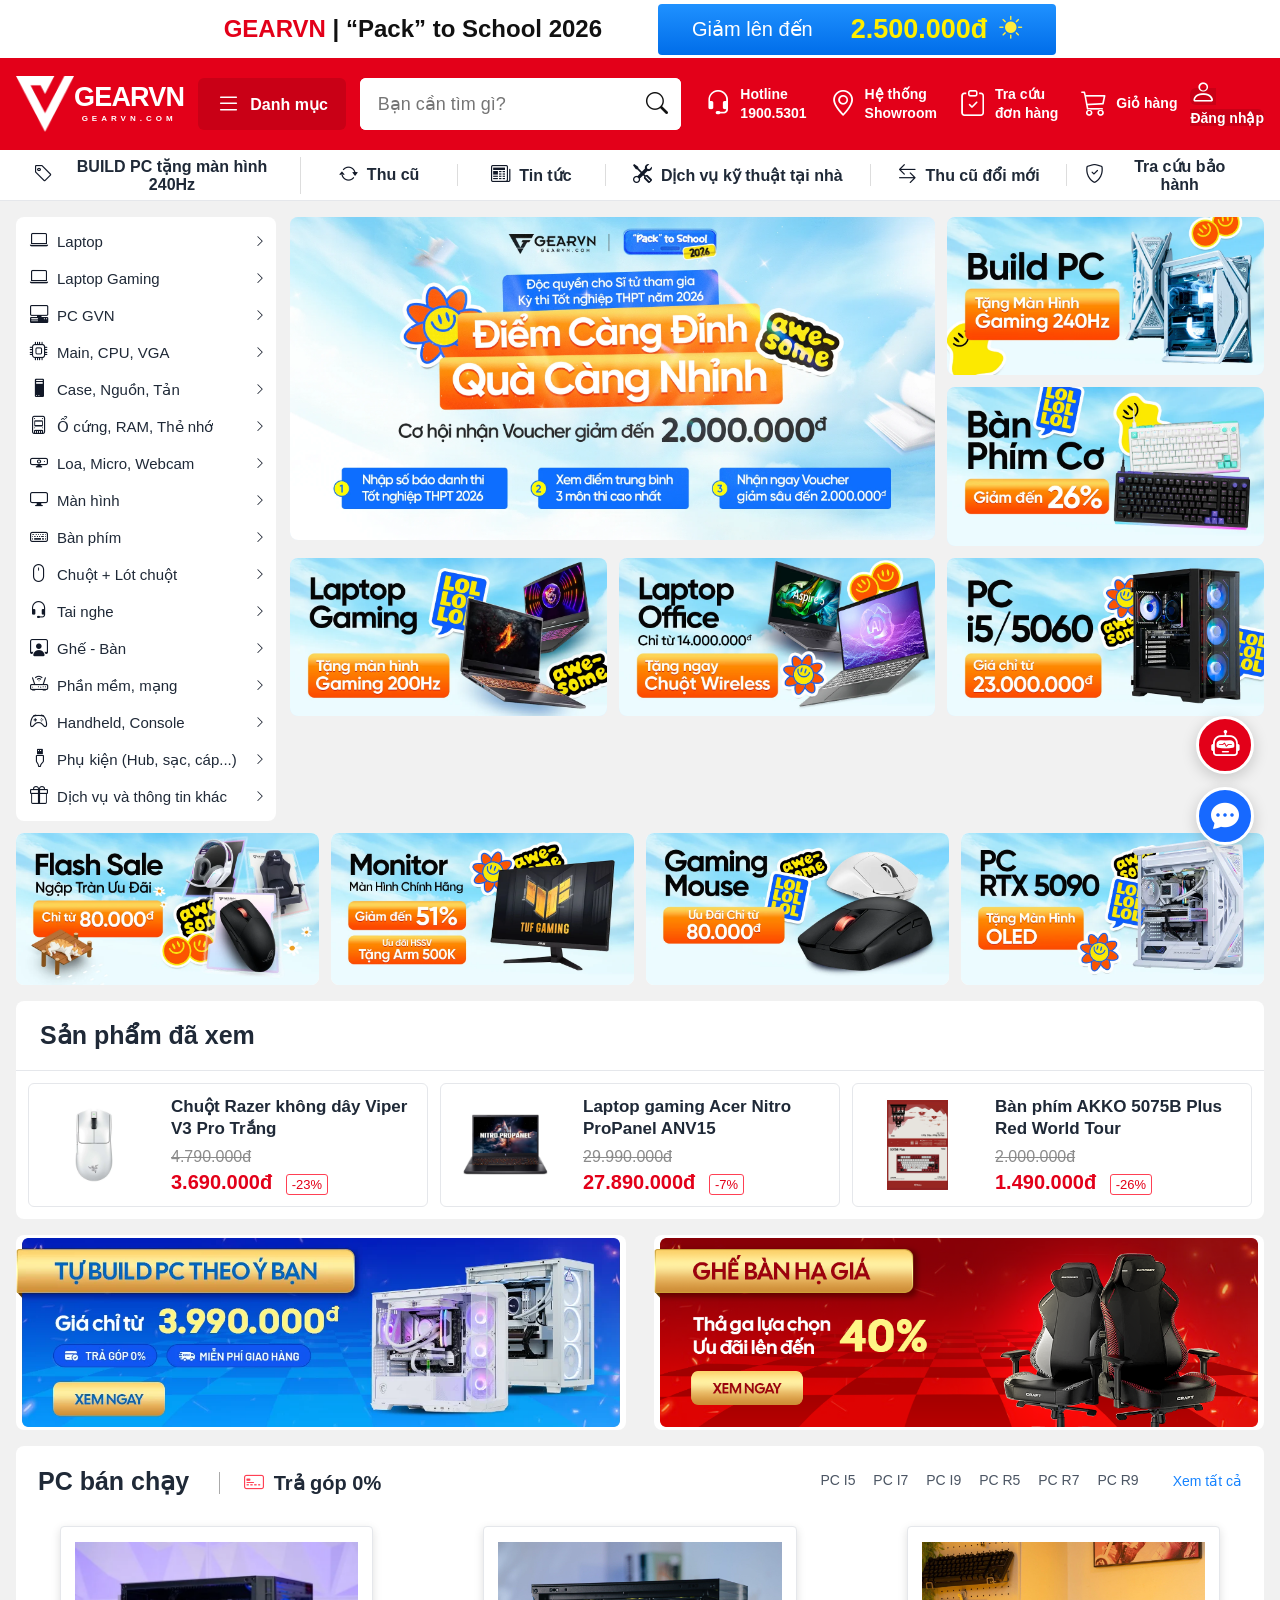
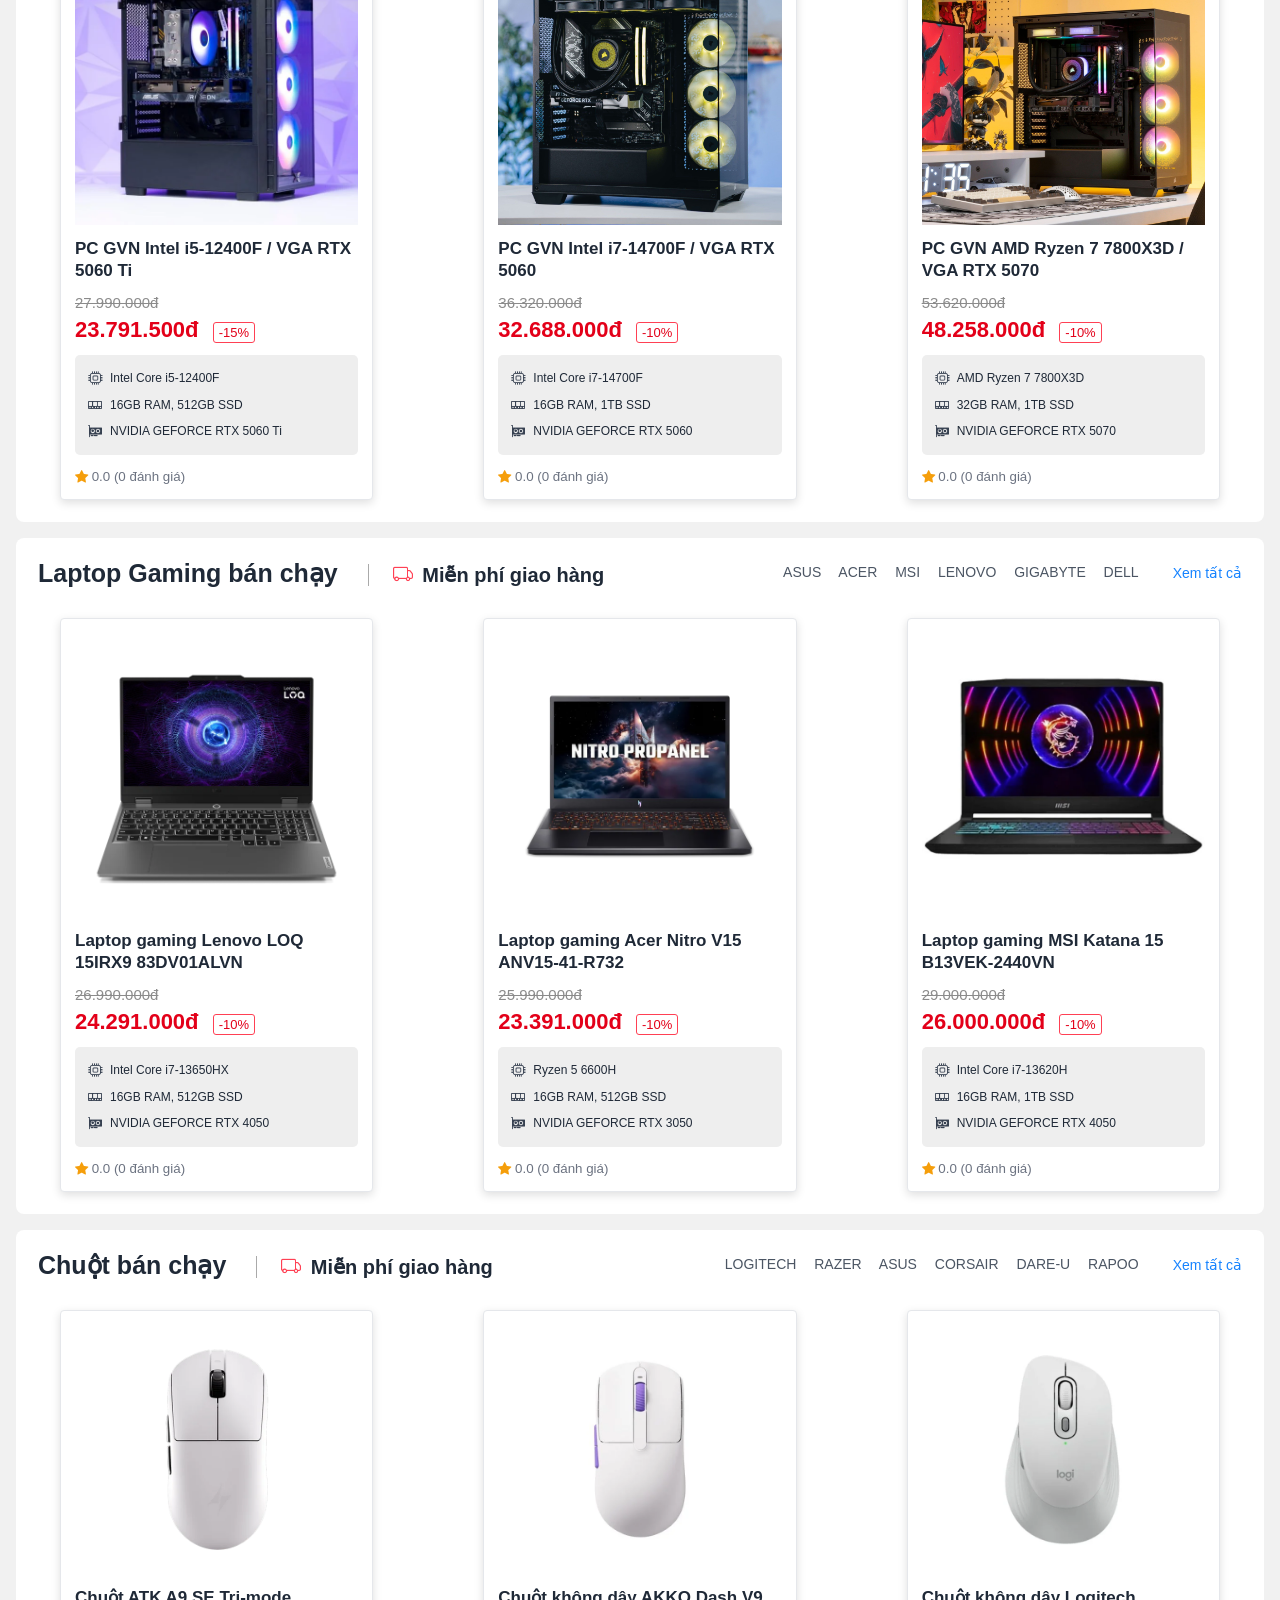
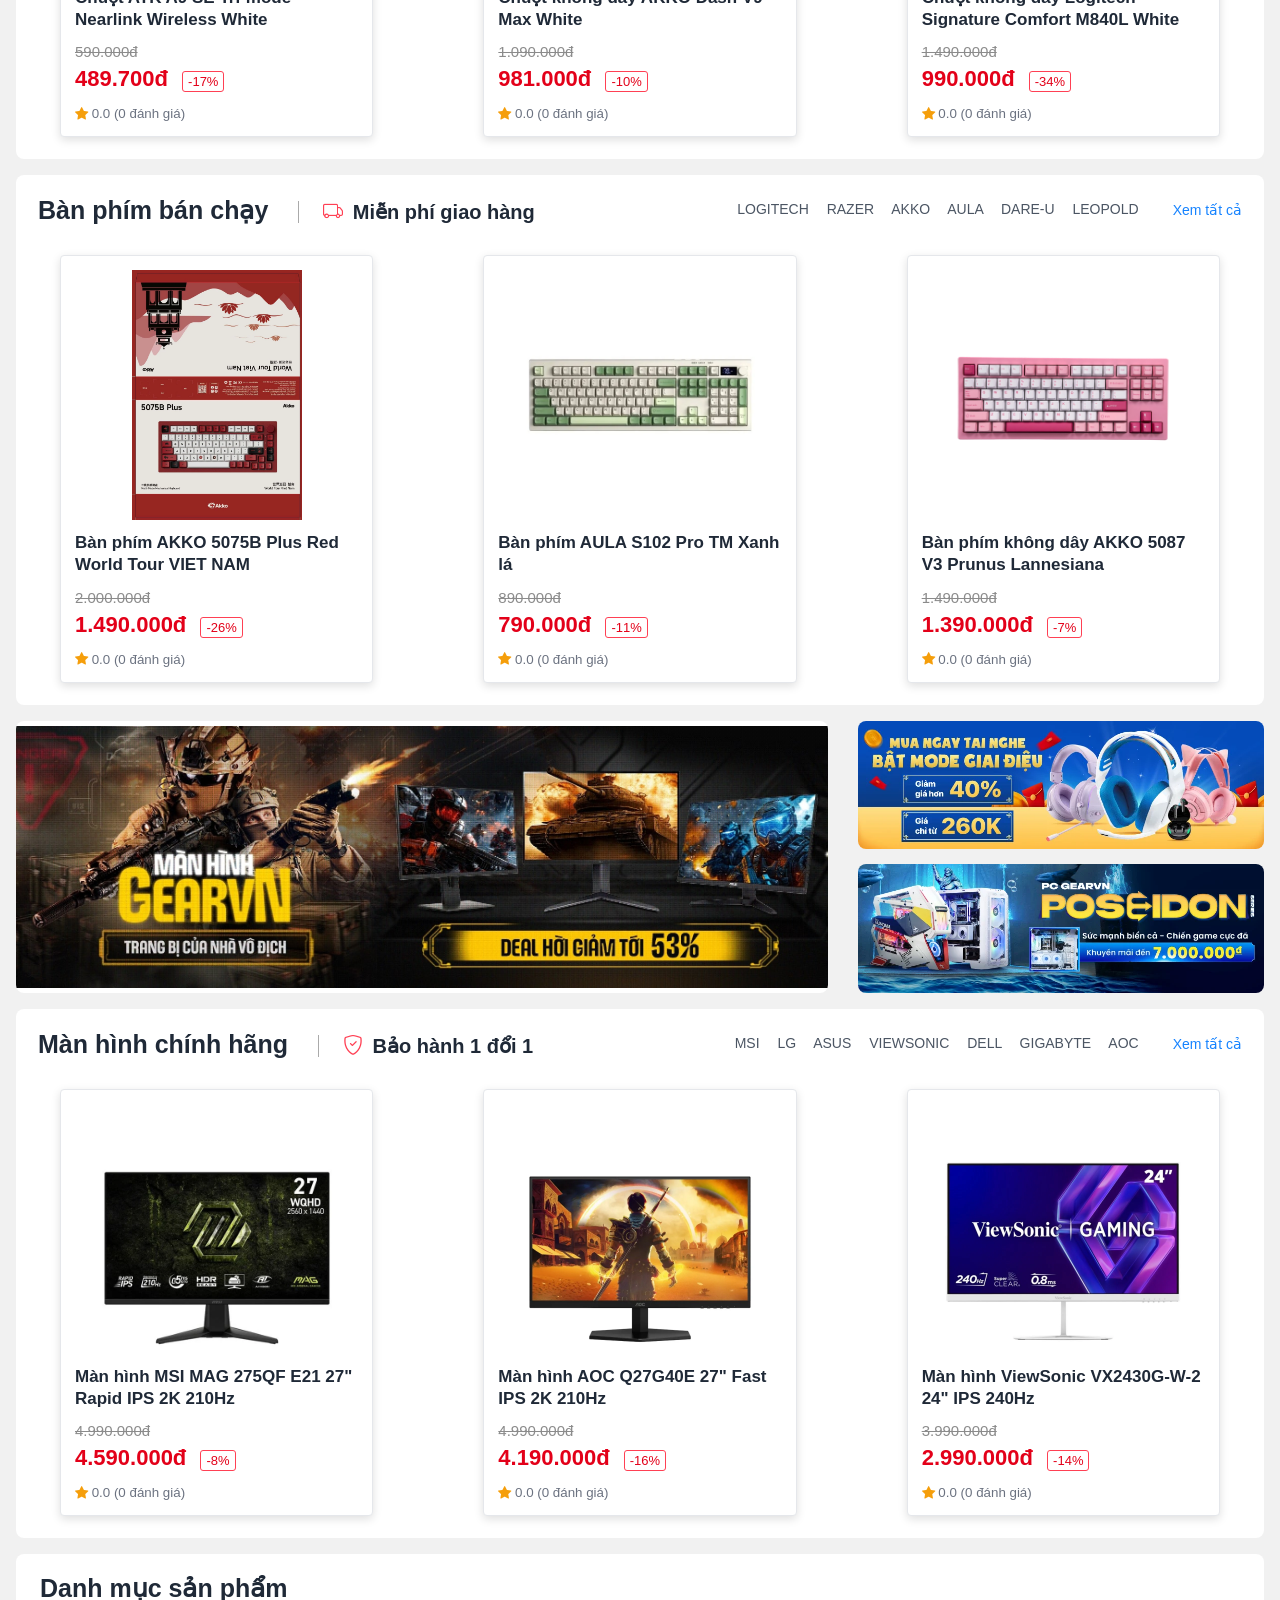
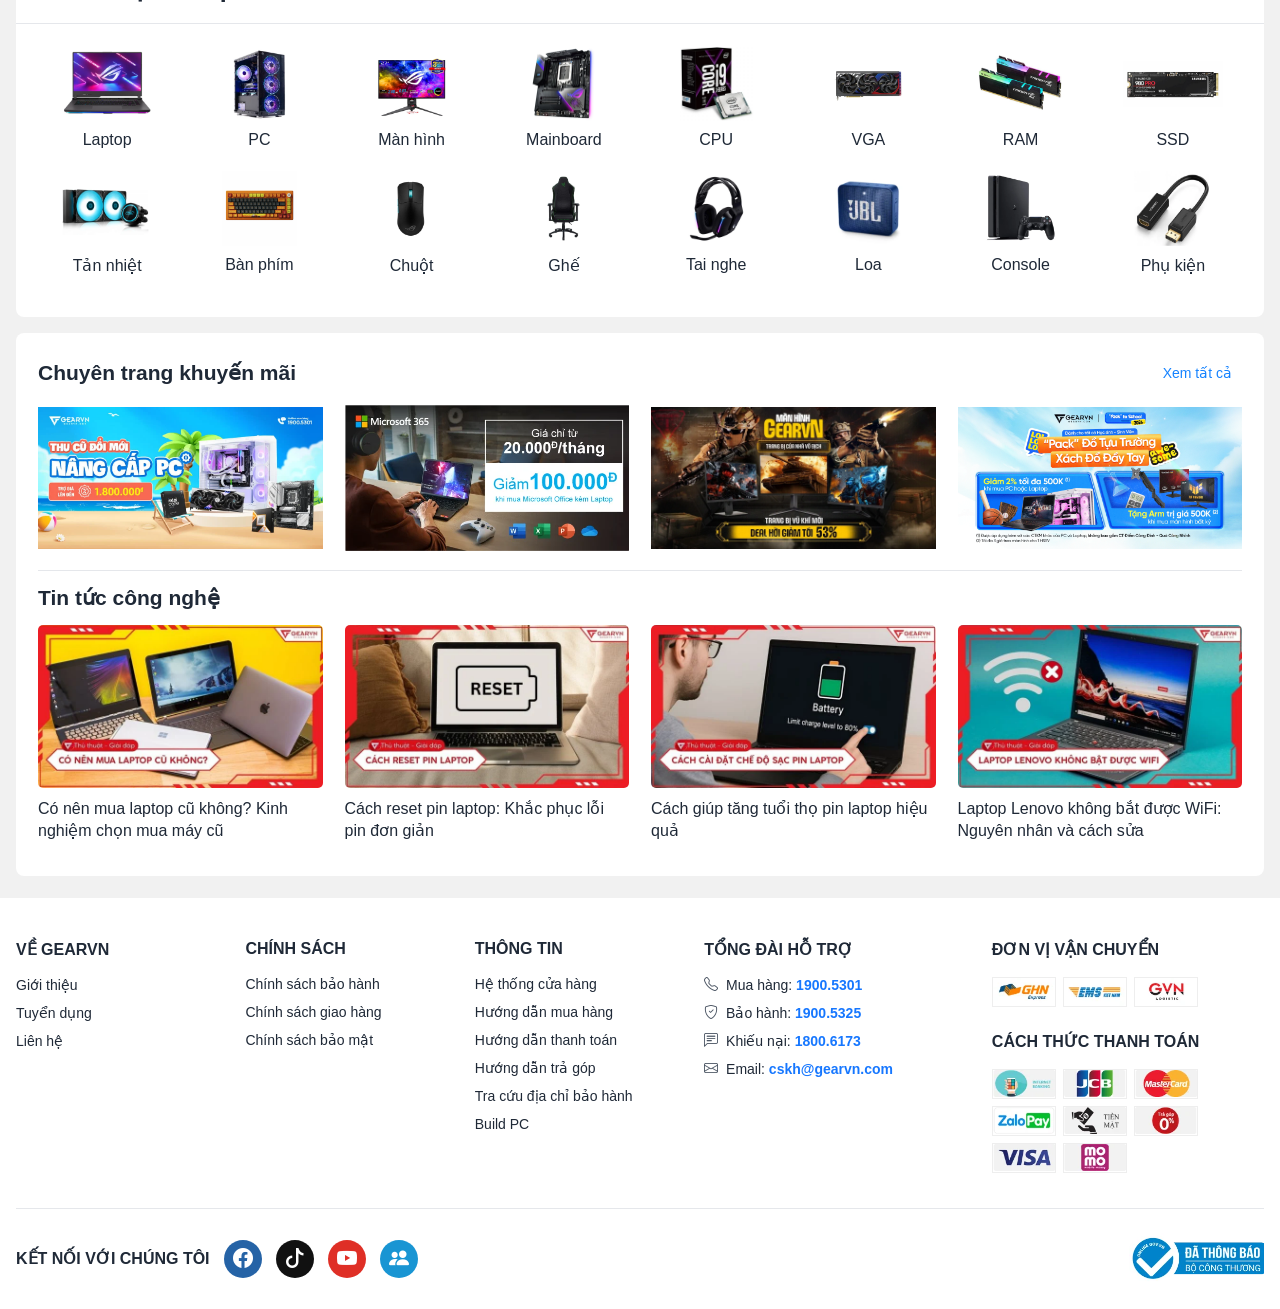
<file: KhacDuy_2274802010106_Account.html>
<!DOCTYPE html>
<html lang="vi">
<head>
  <meta charset="UTF-8">
  <meta name="viewport" content="width=device-width, initial-scale=1.0">
  <meta name="description" content="Trang chủ cửa hàng thiết bị công nghệ - bài tập giao diện người dùng">
  <title>GEARVN - Thông tin tài khoản</title>
  <link rel="stylesheet" href="https://cdn.jsdelivr.net/npm/bootstrap-icons@1.11.3/font/bootstrap-icons.min.css">
  <link rel="stylesheet" href="assets/vendor/bootstrap-icons/bootstrap-icons.min.css">
  <link rel="stylesheet" href="assets/css/home.css">
  <!-- CSS riêng cho trang Account -->
  <link rel="stylesheet" href="assets/css/account.css">
  <!-- CSS Login để hiển thị Modal đẹp -->
  <link rel="stylesheet" href="assets/css/login.css">
</head>
<body id="top">

  <div class="top-promo">
    <div class="container top-promo__inner">
      <strong><span>GEARVN</span> | “Pack” to School 2026</strong>
      <a href="#promotions">Giảm lên đến <b>2.500.000đ</b><i class="bi bi-sun-fill promo-sun" aria-hidden="true"></i></a>
    </div>
  </div>

  <header class="site-header">
    <div class="container header-main">
      <a class="brand" href="KhacDuy_2274802010106_Login.html" aria-label="Về trang chủ">
        <img class="brand__mark" src="assets/images/logo-mark.png" alt="">
        <span class="brand__name">GEARVN<small>GEARVN.COM</small></span>
      </a>

      <button class="category-button" type="button" aria-label="Mở danh mục">
        <i class="bi bi-list" aria-hidden="true"></i><span>Danh mục</span>
      </button>

      <form class="search" action="BaoHuy_2474802010133_ProductList.html" method="get" role="search">
        <input type="search" name="q" placeholder="Bạn cần tìm gì?" aria-label="Tìm kiếm sản phẩm" required>
        <button type="submit" aria-label="Tìm kiếm"><i class="bi bi-search" aria-hidden="true"></i></button>
      </form>

      <nav class="quick-actions" aria-label="Tiện ích khách hàng">
        <a href="#support"><i class="bi bi-headset" aria-hidden="true"></i><b>Hotline<small>1900.5301</small></b></a>
        <a href="#footer"><i class="bi bi-geo-alt" aria-hidden="true"></i><b>Hệ thống<small>Showroom</small></b></a>
        <a href="KhacDuy_2274802010106_Order.html"><i class="bi bi-clipboard-check" aria-hidden="true"></i><b>Tra cứu<small>đơn hàng</small></b></a>
        <a href="#"><i class="bi bi-cart3" aria-hidden="true"></i><b>Giỏ hàng</b></a>
        
        <!-- Đã thêm ID gvnAccountWrapper để auth.js nhận diện -->
        <div class="account-dropdown-wrapper" id="gvnAccountWrapper">
          <!-- auth.js sẽ tự động render lại nội dung cho thẻ này -->
        </div>
      </nav>
    </div>
  </header>

  <nav class="service-nav" aria-label="Dịch vụ">
    <div class="container service-nav__inner">
      <a href="#"><i class="bi bi-tag" aria-hidden="true"></i><span>BUILD PC tặng màn hình 240Hz</span></a>
      <a href="#"><i class="bi bi-arrow-repeat" aria-hidden="true"></i><span>Thu cũ</span></a>
      <a href="#news"><i class="bi bi-newspaper" aria-hidden="true"></i><span>Tin tức</span></a>
      <a href="#"><i class="bi bi-tools" aria-hidden="true"></i><span>Dịch vụ kỹ thuật tại nhà</span></a>
      <a href="#"><i class="bi bi-arrow-left-right" aria-hidden="true"></i><span>Thu cũ đổi mới</span></a>
      <a href="#"><i class="bi bi-shield-check" aria-hidden="true"></i><span>Tra cứu bảo hành</span></a>
    </div>
  </nav>

  <main class="account-page-container">
    
    <aside class="side-banner-left">
      <a href="#">
        <img src="assets/images/smallbanner1.webp" alt="Pack to School Left Banner">
      </a>
    </aside>

    <!-- Cột Menu Trái (Sidebar) -->
    <section class="account-sidebar">
      <div class="user-avatar-zone">
        <i class="bi bi-person-circle"></i>
        <span class="username" id="sidebarUserName">Tài khoản</span>
      </div>
      <ul class="account-menu">
        <li class="active">
          <a href="KhacDuy_2274802010106_Account.html"><i class="bi bi-person-fill"></i> Thông tin tài khoản</a>
        </li>
        <li>
          <a href="#"><i class="bi bi-geo-alt"></i> Số địa chỉ</a>
        </li>
        <li>
          <a href="KhacDuy_2274802010106_Order.html"><i class="bi bi-clipboard-check"></i> Quản lý đơn hàng</a>
        </li>
        <li>
          <a href="#"><i class="bi bi-eye"></i> Sản phẩm đã xem</a>
        </li>
        <li>
          <a href="#" id="sidebarLogoutBtn"><i class="bi bi-box-arrow-right"></i> Đăng xuất</a>
        </li>
      </ul>
    </section>

    <section class="account-main-content">
      <h1>Thông tin tài khoản</h1>
      
      <form class="profile-form" id="accountProfileForm">
        <div class="form-row">
          <label for="txtFullName">Họ Tên</label>
          <input type="text" id="txtFullName" class="form-control-input" placeholder="Họ và tên" required>
        </div>

        <div class="form-row">
          <label>Giới tính</label>
          <div class="gender-group">
            <label><input type="radio" name="gender" value="male" checked> Nam</label>
            <label><input type="radio" name="gender" value="female"> Nữ</label>
          </div>
        </div>

        <div class="form-row">
          <label for="txtPhone">Số điện thoại</label>
          <input type="tel" id="txtPhone" class="form-control-input" placeholder="Nhập số điện thoại">
        </div>

        <div class="form-row">
          <label for="txtEmail">Email</label>
          <input type="email" id="txtEmail" class="form-control-input" placeholder="Email" required>
        </div>

        <div class="form-row">
          <label>Ngày sinh</label>
          <div class="birthday-selects">
            <select aria-label="Chọn Ngày" id="birthDay">
              <option value="">Ngày</option>
              <option value="1">1</option><option value="2">2</option><option value="3">3</option>
              <option value="4">4</option><option value="5">5</option><option value="6">6</option>
              <option value="7">7</option><option value="8">8</option><option value="9">9</option>
              <option value="10">10</option><option value="11">11</option><option value="12">12</option>
              <option value="13">13</option><option value="14">14</option><option value="15">15</option>
              <option value="16">16</option><option value="17">17</option><option value="18">18</option>
              <option value="19">19</option><option value="20">20</option><option value="21">21</option>
              <option value="22">22</option><option value="23">23</option><option value="24">24</option>
              <option value="25">25</option><option value="26">26</option><option value="27">27</option>
              <option value="28">28</option><option value="29">29</option><option value="30">30</option>
              <option value="31">31</option>
            </select>
            <select aria-label="Chọn Tháng" id="birthMonth">
              <option value="">Tháng</option>
              <option value="1">Tháng 1</option><option value="2">Tháng 2</option>
              <option value="3">Tháng 3</option><option value="4">Tháng 4</option>
              <option value="5">Tháng 5</option><option value="6">Tháng 6</option>
              <option value="7">Tháng 7</option><option value="8">Tháng 8</option>
              <option value="9">Tháng 9</option><option value="10">Tháng 10</option>
              <option value="11">Tháng 11</option><option value="12">Tháng 12</option>
            </select>
            <select aria-label="Chọn Năm" id="birthYear">
              <option value="">Năm</option>
              <option value="2026">2026</option><option value="2025">2025</option>
              <option value="2004">2004</option><option value="2003">2003</option>
              <option value="2002">2002</option><option value="2001">2001</option>
              <option value="2000">2000</option><option value="1999">1999</option>
            </select>
          </div>
        </div>

        <div class="form-row" style="margin-bottom: 0;">
          <button type="submit" class="btn-submit-profile">Lưu thay đổi</button>
        </div>
      </form>
    </section>

    <aside class="side-banner-right">
      <a href="#">
        <img src="assets/images/smallbanner2.webp" alt="Pack to School Right Banner">
      </a>
    </aside>

  </main>

  <footer class="site-footer" id="footer">
    <div class="container footer-grid">
      <div><h3>VỀ GEARVN</h3><a href="#">Giới thiệu</a><a href="#">Tuyển dụng</a><a href="#">Liên hệ</a></div>
      <div><h3>CHÍNH SÁCH</h3><a href="#">Chính sách bảo hành</a><a href="#">Chính sách giao hàng</a><a href="#">Chính sách bảo mật</a></div>
      <div><h3>THÔNG TIN</h3><a href="#">Hệ thống cửa hàng</a><a href="#">Hướng dẫn mua hàng</a><a href="#">Hướng dẫn thanh toán</a><a href="#">Hướng dẫn trả góp</a><a href="#">Tra cứu địa chỉ bảo hành</a><a href="#">Build PC</a></div>
      <div id="support"><h3>TỔNG ĐÀI HỖ TRỢ</h3><p><i class="bi bi-telephone" aria-hidden="true"></i> Mua hàng: <a href="tel:19005301">1900.5301</a></p><p><i class="bi bi-shield-check" aria-hidden="true"></i> Bảo hành: <a href="tel:19005325">1900.5325</a></p><p><i class="bi bi-chat-left-text" aria-hidden="true"></i> Khiếu nại: <a href="tel:18006173">1800.6173</a></p><p><i class="bi bi-envelope" aria-hidden="true"></i> Email: <a href="mailto:cskh@gearvn.com">cskh@gearvn.com</a></p></div>
      <div class="footer-payment"><h3>ĐƠN VỊ VẬN CHUYỂN</h3><div class="logo-row"><img src="assets/images/ghn.webp" alt="GHN"><img src="assets/images/ém.webp" alt="EMS"><img src="assets/images/gvn.webp" alt="GVN"></div><h3>CÁCH THỨC THANH TOÁN</h3><div class="pay-row"><img src="assets/images/pay1.webp" alt=""><img src="assets/images/pay_2.webp" alt=""><img src="assets/images/pay_3.webp" alt=""><img src="assets/images/pay_4.webp" alt=""><img src="assets/images/pay_5.webp" alt=""><img src="assets/images/pay_6.webp" alt=""><img src="assets/images/pay_7.webp" alt=""><img src="assets/images/pay_8.webp" alt=""></div></div>
    </div>
    <div class="container social-row">
      <strong>KẾT NỐI VỚI CHÚNG TÔI</strong>
      <a href="#" aria-label="Facebook"><i class="bi bi-facebook" aria-hidden="true"></i></a><a href="#" aria-label="TikTok"><i class="bi bi-tiktok" aria-hidden="true"></i></a><a href="#" aria-label="YouTube"><i class="bi bi-youtube" aria-hidden="true"></i></a><a href="#" aria-label="Cộng đồng"><i class="bi bi-people-fill" aria-hidden="true"></i></a>
      <img class="certification" src="assets/images/tick.webp" alt="Đã thông báo Bộ Công Thương">
    </div>
  </footer>

  <div class="floating-contact">
    <a href="#support" aria-label="Chat hỗ trợ"><i class="bi bi-robot" aria-hidden="true"></i></a>
    <a href="#" aria-label="Nhắn tin"><i class="bi bi-chat-dots-fill" aria-hidden="true"></i></a>
  </div>

  <!-- Gọi JS chính -->
  <script src="assets/js/search.js"></script>
  <script src="assets/js/auth.js"></script>
  <script src="assets/js/account.js"></script>
</body>
</html>
</file>
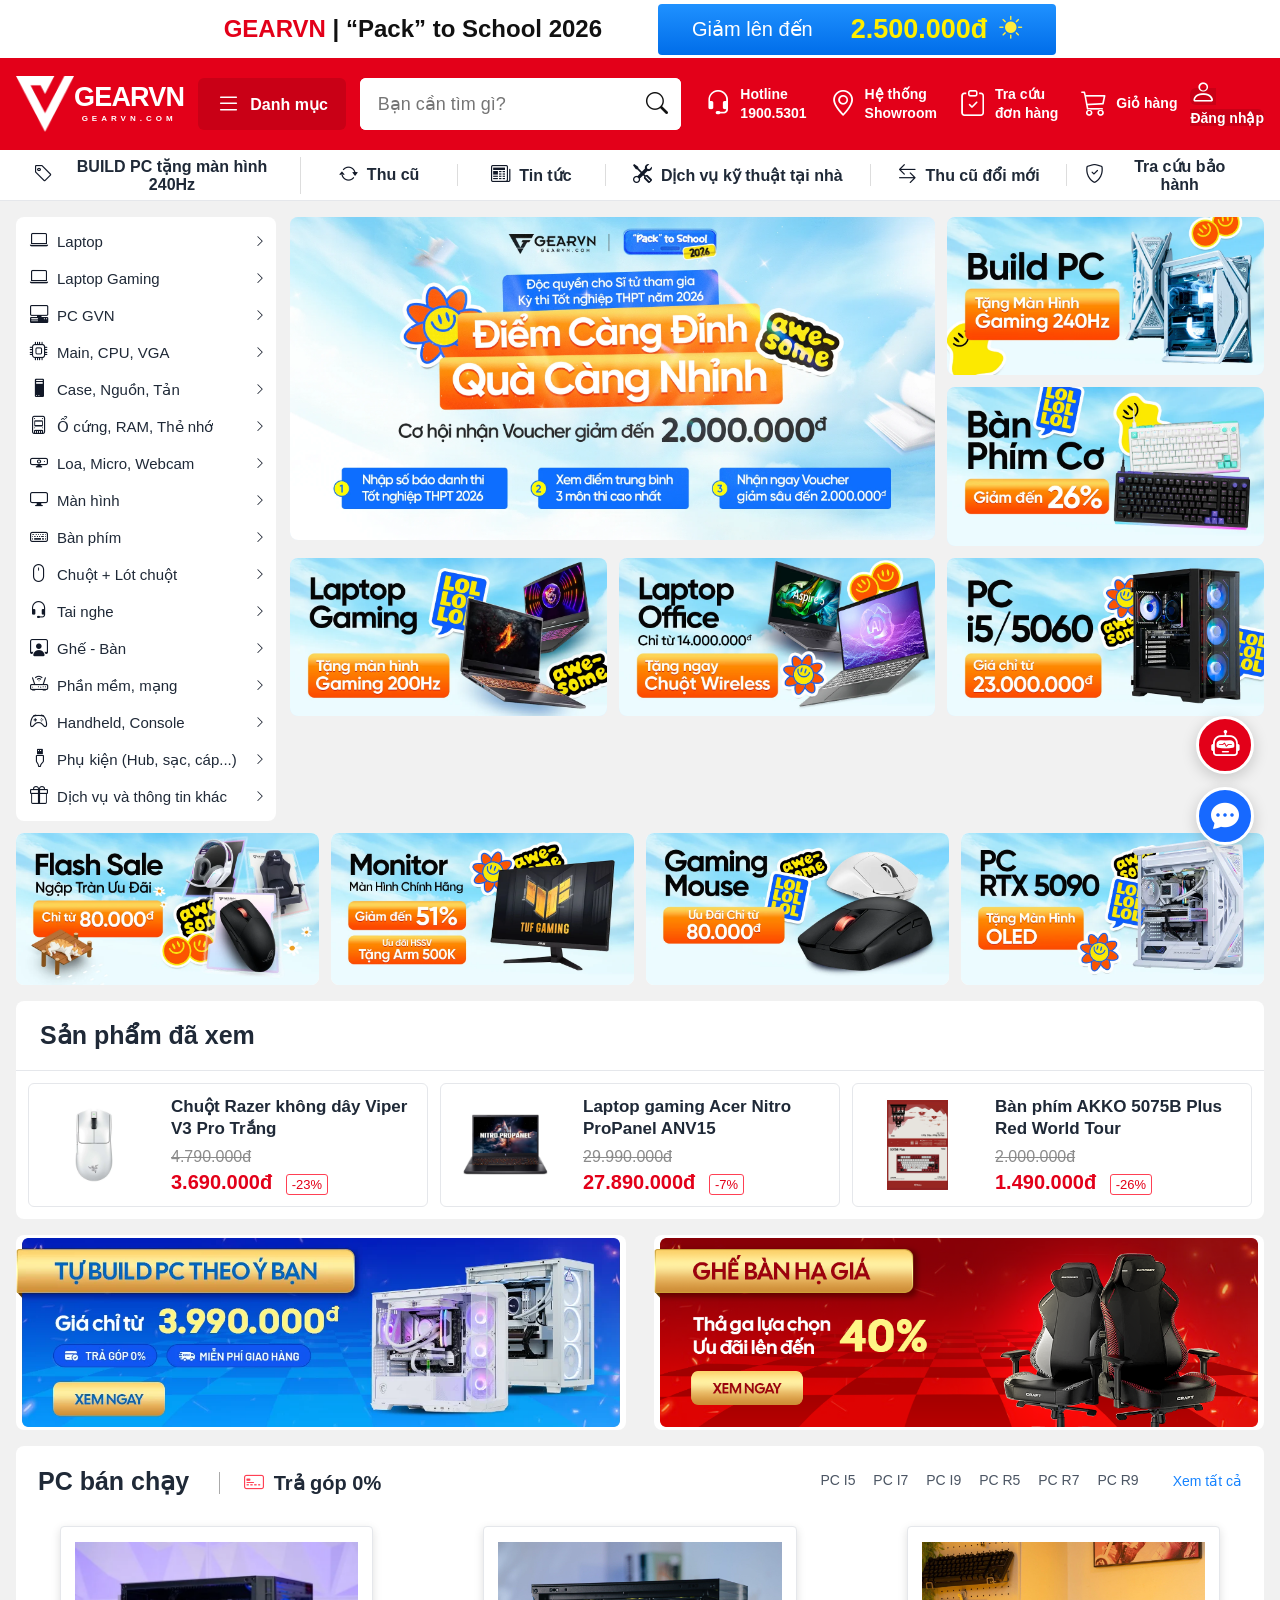
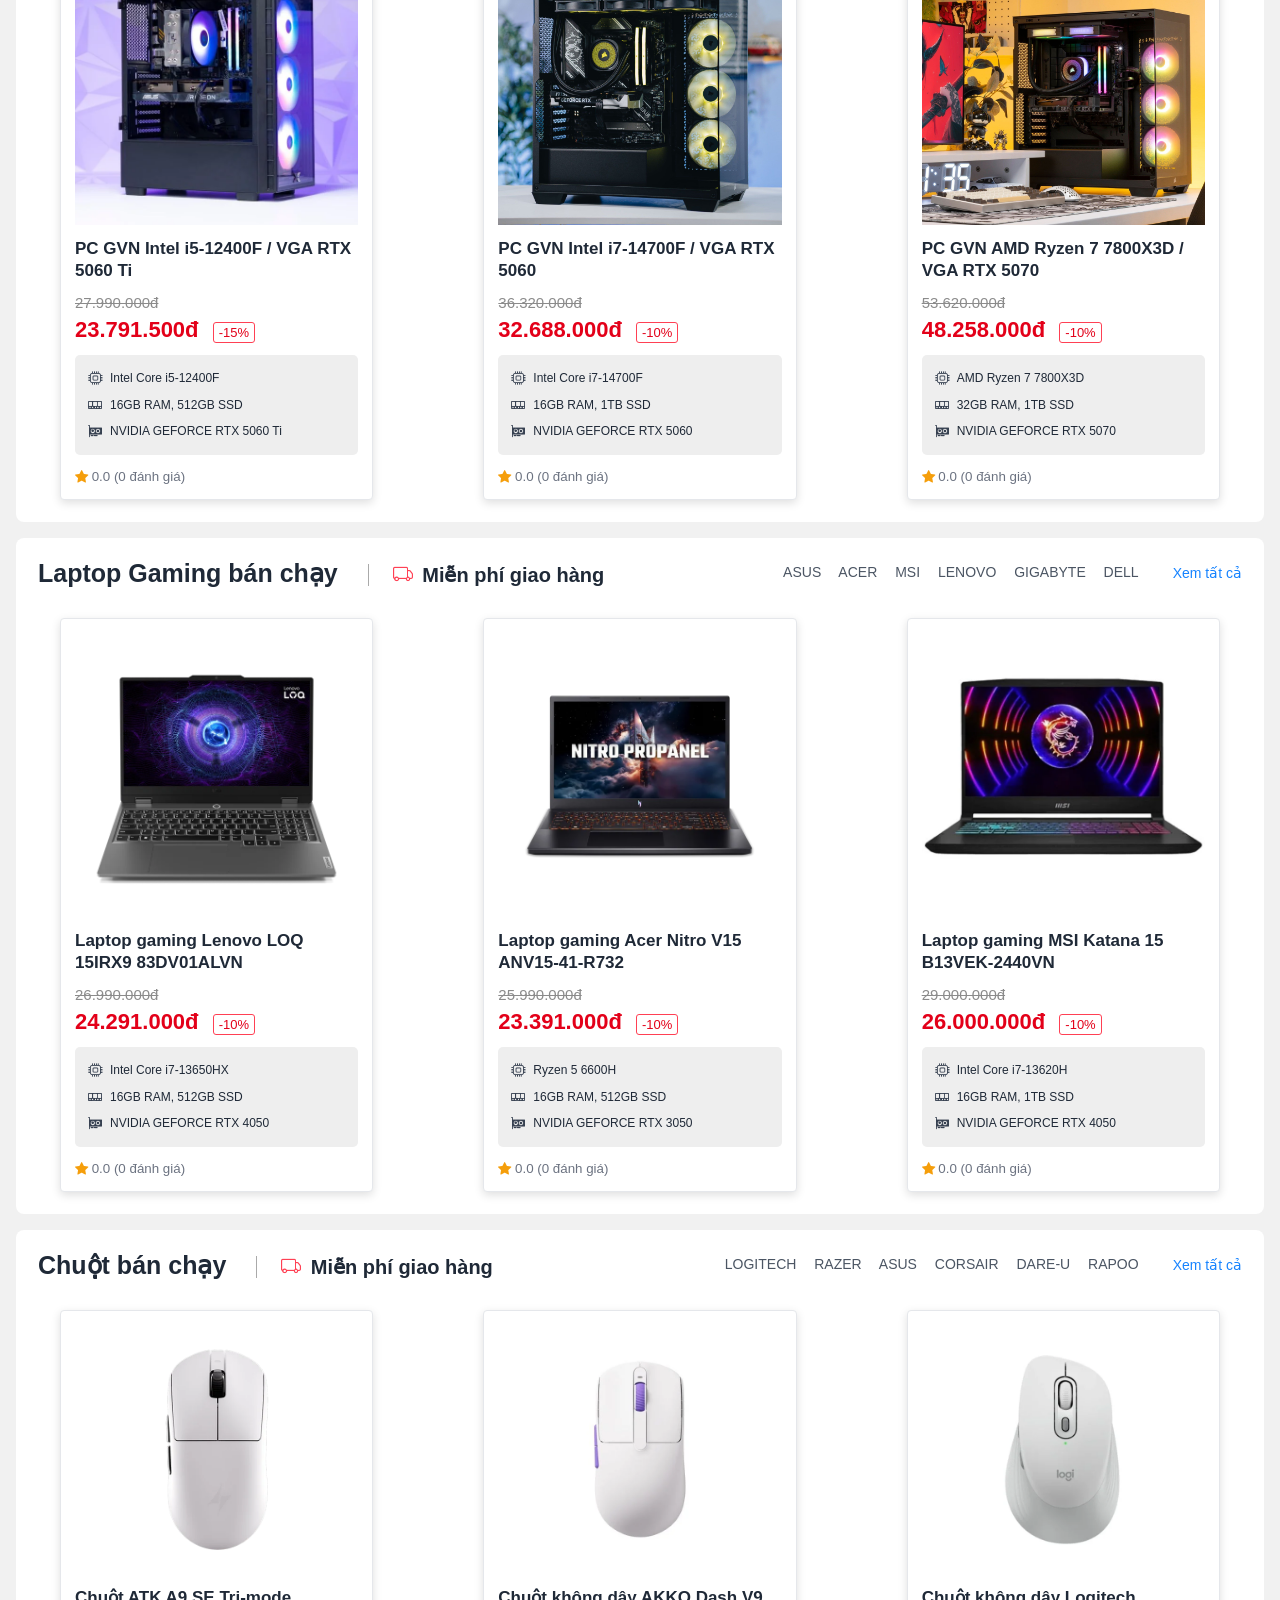
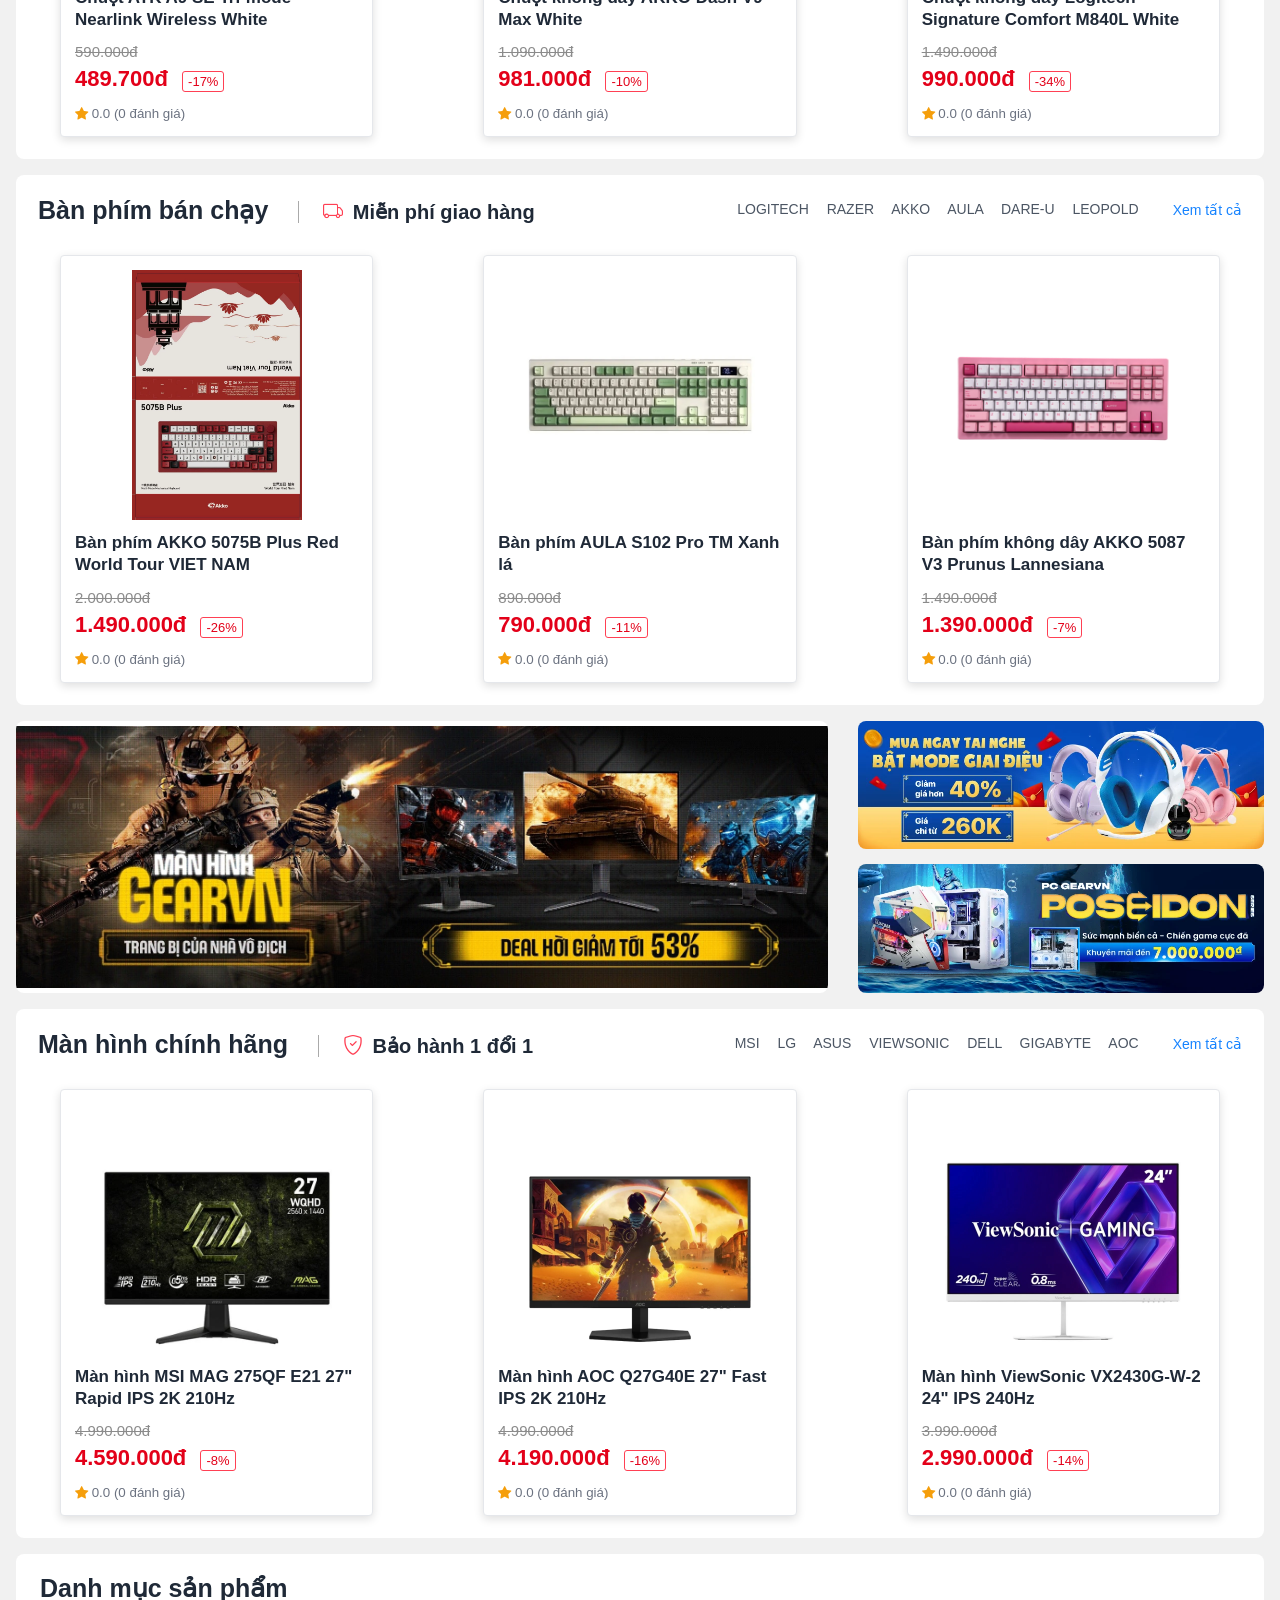
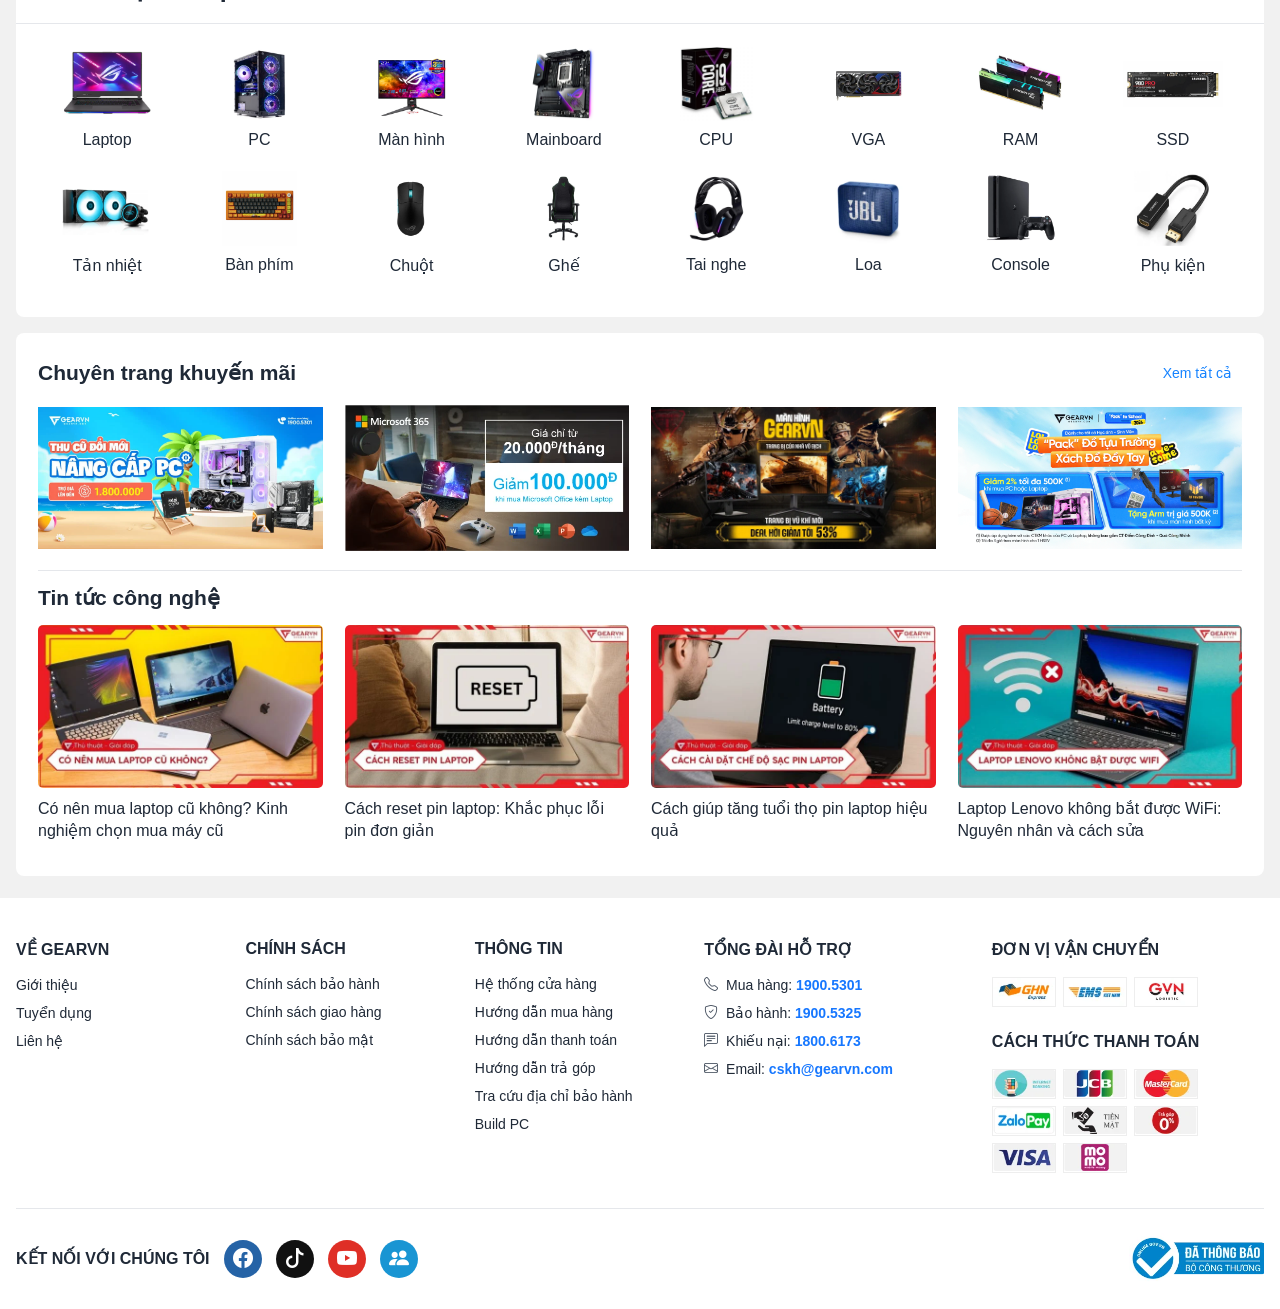
<file: KhacDuy_2274802010106_Login.html>
<!DOCTYPE html>
<html lang="vi">
<head>
  <meta charset="UTF-8">
  <meta name="viewport" content="width=device-width, initial-scale=1.0">
  <title>GEARVN - Đăng nhập</title>
  <link rel="stylesheet" href="assets/vendor/bootstrap-icons/bootstrap-icons.min.css">
  <link rel="stylesheet" href="assets/css/home.css">
  <!-- Gọi file CSS Login đã tách ra -->
  <link rel="stylesheet" href="assets/css/login.css">
</head>
<body id="top">
  <div class="top-promo">
    <div class="container top-promo__inner">
      <strong><span>GEARVN</span> | “Pack” to School 2026</strong>
      <a href="#promotions">Giảm lên đến <b>2.500.000đ</b><i class="bi bi-sun-fill promo-sun" aria-hidden="true"></i></a>
    </div>
  </div>

  <header class="site-header">
    <div class="container header-main">
      <!-- Logo quay lại trang Login khi bấm vào -->
      <a class="brand" href="KhacDuy_2274802010106_Login.html" aria-label="Về trang chủ">
        <img class="brand__mark" src="assets/images/logo-mark.png" alt="">
        <span class="brand__name">GEARVN<small>GEARVN.COM</small></span>
      </a>

      <button class="category-button" type="button" aria-label="Mở danh mục">
        <i class="bi bi-list" aria-hidden="true"></i><span>Danh mục</span>
      </button>

      <form class="search" action="BaoHuy_2474802010133_ProductList.html" method="get" role="search">
        <input type="search" name="q" placeholder="Bạn cần tìm gì?" aria-label="Tìm kiếm sản phẩm" required>
        <button type="submit" aria-label="Tìm kiếm"><i class="bi bi-search" aria-hidden="true"></i></button>
      </form>

      <nav class="quick-actions" aria-label="Tiện ích khách hàng">
        <a href="#support"><i class="bi bi-headset" aria-hidden="true"></i><b>Hotline<small>1900.5301</small></b></a>
        <a href="#footer"><i class="bi bi-geo-alt" aria-hidden="true"></i><b>Hệ thống<small>Showroom</small></b></a>
        <a href="KhacDuy_2274802010106_Order.html"><i class="bi bi-clipboard-check" aria-hidden="true"></i><b>Tra cứu<small>đơn hàng</small></b></a>
        <a href="#"><i class="bi bi-cart3" aria-hidden="true"></i><b>Giỏ hàng</b></a>
        
        <!-- Đã thêm ID gvnAccountWrapper để auth.js render giao diện vào đây -->
        <div class="account-dropdown-wrapper" id="gvnAccountWrapper">
          <a class="login" href="#" id="openLoginBtn"><i class="bi bi-person" aria-hidden="true"></i><b>Đăng nhập</b></a>
        </div>
      </nav>
    </div>
  </header>

  <nav class="service-nav" aria-label="Dịch vụ">
    <div class="container service-nav__inner">
      <a href="#"><i class="bi bi-tag" aria-hidden="true"></i><span>BUILD PC tặng màn hình 240Hz</span></a>
      <a href="#"><i class="bi bi-arrow-repeat" aria-hidden="true"></i><span>Thu cũ</span></a>
      <a href="#news"><i class="bi bi-newspaper" aria-hidden="true"></i><span>Tin tức</span></a>
      <a href="#"><i class="bi bi-tools" aria-hidden="true"></i><span>Dịch vụ kỹ thuật tại nhà</span></a>
      <a href="#"><i class="bi bi-arrow-left-right" aria-hidden="true"></i><span>Thu cũ đổi mới</span></a>
      <a href="#"><i class="bi bi-shield-check" aria-hidden="true"></i><span>Tra cứu bảo hành</span></a>
    </div>
  </nav>

    <main>
    <section class="hero-section section-space">
      <div class="container hero-layout">
        <aside class="category-menu" aria-label="Danh mục sản phẩm">
          <a href="BaoHuy_2474802010133_ProductList.html"><i class="bi bi-laptop menu-icon" aria-hidden="true"></i><span>Laptop</span><i class="bi bi-chevron-right menu-arrow" aria-hidden="true"></i></a>
          <a href="BaoHuy_2474802010133_ProductList.html"><i class="bi bi-laptop menu-icon" aria-hidden="true"></i><span>Laptop Gaming</span><i class="bi bi-chevron-right menu-arrow" aria-hidden="true"></i></a>
          <a href="#pc"><i class="bi bi-pc-display-horizontal menu-icon" aria-hidden="true"></i><span>PC GVN</span><i class="bi bi-chevron-right menu-arrow" aria-hidden="true"></i></a>
          <a href="#"><i class="bi bi-cpu menu-icon" aria-hidden="true"></i><span>Main, CPU, VGA</span><i class="bi bi-chevron-right menu-arrow" aria-hidden="true"></i></a>
          <a href="#"><i class="bi bi-pc menu-icon" aria-hidden="true"></i><span>Case, Nguồn, Tản</span><i class="bi bi-chevron-right menu-arrow" aria-hidden="true"></i></a>
          <a href="#"><i class="bi bi-device-ssd menu-icon" aria-hidden="true"></i><span>Ổ cứng, RAM, Thẻ nhớ</span><i class="bi bi-chevron-right menu-arrow" aria-hidden="true"></i></a>
          <a href="#"><i class="bi bi-webcam menu-icon" aria-hidden="true"></i><span>Loa, Micro, Webcam</span><i class="bi bi-chevron-right menu-arrow" aria-hidden="true"></i></a>
          <a href="#monitor"><i class="bi bi-display menu-icon" aria-hidden="true"></i><span>Màn hình</span><i class="bi bi-chevron-right menu-arrow" aria-hidden="true"></i></a>
          <a href="#keyboard"><i class="bi bi-keyboard menu-icon" aria-hidden="true"></i><span>Bàn phím</span><i class="bi bi-chevron-right menu-arrow" aria-hidden="true"></i></a>
          <a href="#mouse"><i class="bi bi-mouse menu-icon" aria-hidden="true"></i><span>Chuột + Lót chuột</span><i class="bi bi-chevron-right menu-arrow" aria-hidden="true"></i></a>
          <a href="#"><i class="bi bi-headset menu-icon" aria-hidden="true"></i><span>Tai nghe</span><i class="bi bi-chevron-right menu-arrow" aria-hidden="true"></i></a>
          <a href="#"><i class="bi bi-person-workspace menu-icon" aria-hidden="true"></i><span>Ghế - Bàn</span><i class="bi bi-chevron-right menu-arrow" aria-hidden="true"></i></a>
          <a href="#"><i class="bi bi-router menu-icon" aria-hidden="true"></i><span>Phần mềm, mạng</span><i class="bi bi-chevron-right menu-arrow" aria-hidden="true"></i></a>
          <a href="#"><i class="bi bi-controller menu-icon" aria-hidden="true"></i><span>Handheld, Console</span><i class="bi bi-chevron-right menu-arrow" aria-hidden="true"></i></a>
          <a href="#"><i class="bi bi-usb-plug menu-icon" aria-hidden="true"></i><span>Phụ kiện (Hub, sạc, cáp...)</span><i class="bi bi-chevron-right menu-arrow" aria-hidden="true"></i></a>
          <a href="#"><i class="bi bi-gift menu-icon" aria-hidden="true"></i><span>Dịch vụ và thông tin khác</span><i class="bi bi-chevron-right menu-arrow" aria-hidden="true"></i></a>
        </aside>

        <div class="hero-banners">
          <a class="hero-main" href="#promotions"><img src="assets/images/banner_main.webp" alt="Khuyến mãi điểm căng đỉnh quà căng nhìn"></a>
          <a href="#"><img src="assets/images/right_1.webp" alt="Build PC tặng màn hình gaming"></a>
          <a href="#keyboard"><img src="assets/images/right_2.webp" alt="Bàn phím cơ giảm giá"></a>
          <a href="BaoHuy_2474802010133_ProductList.html"><img src="assets/images/bottom_1.webp" alt="Laptop Gaming"></a>
          <a href="#"><img src="assets/images/bottom_2.webp" alt="Laptop Office"></a>
          <a href="#pc"><img src="assets/images/bottom_3.webp" alt="PC Gaming"></a>
        </div>
      </div>

      <div class="container mini-promos">
        <a href="#"><img src="assets/images/flash_sale.webp" alt="Flash Sale"></a>
        <a href="#monitor"><img src="assets/images/monitor.webp" alt="Màn hình chính hãng"></a>
        <a href="#mouse"><img src="assets/images/gaming_mouse.webp" alt="Gaming mouse"></a>
        <a href="#pc"><img src="assets/images/case.webp" alt="PC RTX 5090"></a>
      </div>
    </section>

    <section class="container white-panel viewed-section">
      <h2 class="panel-title">Sản phẩm đã xem</h2>
      <div class="viewed-list">
        <article class="viewed-card">
          <img src="assets/images/razer.webp" alt="Chuột Razer Viper V3 Pro">
          <div><h3>Chuột Razer không dây Viper V3 Pro Trắng</h3><del>4.790.000đ</del><p>3.690.000đ <span>-23%</span></p></div>
        </article>
        <article class="viewed-card">
          <img src="assets/images/propanel.webp" alt="Laptop gaming Acer Nitro">
          <div><h3>Laptop gaming Acer Nitro ProPanel ANV15</h3><del>29.990.000đ</del><p>27.890.000đ <span>-7%</span></p></div>
        </article>
        <article class="viewed-card">
          <img src="assets/images/akko_VN.webp" alt="Bàn phím AKKO 5075B">
          <div><h3>Bàn phím AKKO 5075B Plus Red World Tour</h3><del>2.000.000đ</del><p>1.490.000đ <span>-26%</span></p></div>
        </article>
      </div>
    </section>

    <section class="container double-promo section-space">
      <a href="#pc"><img src="assets/images/build_1.webp" alt="Tự build PC theo ý bạn"></a>
      <a href="#"><img src="assets/images/chair.png" alt="Ghế bán hạ giá"></a>
    </section>

    <section class="container product-section" id="pc">
      <div class="section-heading">
        <h2>PC bán chạy <span><i class="bi bi-credit-card-2-front" aria-hidden="true"></i> Trả góp 0%</span></h2>
        <div class="brands">PC I5　 PC I7　 PC I9　 PC R5　 PC R7　 PC R9</div>
        <a href="#">Xem tất cả</a>
      </div>
      <div class="product-grid">
        <article class="product-card">
          <img src="assets/images/pc1.webp" alt="PC GVN Intel i5">
          <h3>PC GVN Intel i5-12400F / VGA RTX 5060 Ti</h3>
          <del>27.990.000đ</del><p class="price">23.791.500đ <span>-15%</span></p>
          <ul class="product-specs">
            <li><i class="bi bi-cpu" aria-hidden="true"></i><span>Intel Core i5-12400F</span></li>
            <li><i class="bi bi-memory" aria-hidden="true"></i><span>16GB RAM, 512GB SSD</span></li>
            <li><i class="bi bi-gpu-card" aria-hidden="true"></i><span>NVIDIA GEFORCE RTX 5060 Ti</span></li>
          </ul>
          <small class="rating"><i class="bi bi-star-fill" aria-hidden="true"></i> 0.0 (0 đánh giá)</small>
        </article>
        <article
          class="product-card"
          onclick="window.location.href='MinhHuy_2474802016546_Product.html'"
          style="cursor: pointer;"
        >
          <img src="assets/images/pc2.jpg" alt="PC GVN Intel i7">
          <h3>PC GVN Intel i7-14700F / VGA RTX 5060</h3>
          <del>36.320.000đ</del><p class="price">32.688.000đ <span>-10%</span></p>
          <ul class="product-specs">
            <li><i class="bi bi-cpu" aria-hidden="true"></i><span>Intel Core i7-14700F</span></li>
            <li><i class="bi bi-memory" aria-hidden="true"></i><span>16GB RAM, 1TB SSD</span></li>
            <li><i class="bi bi-gpu-card" aria-hidden="true"></i><span>NVIDIA GEFORCE RTX 5060</span></li>
          </ul>
          <small class="rating"><i class="bi bi-star-fill" aria-hidden="true"></i> 0.0 (0 đánh giá)</small>
        </article>
        <article class="product-card">
          <img src="assets/images/pc3.jpg" alt="PC AMD Ryzen 7">
          <h3>PC GVN AMD Ryzen 7 7800X3D / VGA RTX 5070</h3>
          <del>53.620.000đ</del><p class="price">48.258.000đ <span>-10%</span></p>
          <ul class="product-specs">
            <li><i class="bi bi-cpu" aria-hidden="true"></i><span>AMD Ryzen 7 7800X3D</span></li>
            <li><i class="bi bi-memory" aria-hidden="true"></i><span>32GB RAM, 1TB SSD</span></li>
            <li><i class="bi bi-gpu-card" aria-hidden="true"></i><span>NVIDIA GEFORCE RTX 5070</span></li>
          </ul>
          <small class="rating"><i class="bi bi-star-fill" aria-hidden="true"></i> 0.0 (0 đánh giá)</small>
        </article>
      </div>
    </section>

    <section class="container product-section" id="laptop">
      <div class="section-heading">
        <h2><a href="BaoHuy_2474802010133_ProductList.html">Laptop Gaming bán chạy</a> <span><i class="bi bi-truck" aria-hidden="true"></i> Miễn phí giao hàng</span></h2>
        <div class="brands">ASUS　 ACER　 MSI　 LENOVO　 GIGABYTE　 DELL</div>
        <a href="BaoHuy_2474802010133_ProductList.html">Xem tất cả</a>
      </div>
      <div class="product-grid">
        <article class="product-card">
          <img src="assets/images/loq1.webp" alt="Laptop Lenovo LOQ">
          <h3>Laptop gaming Lenovo LOQ 15IRX9 83DV01ALVN</h3>
          <del>26.990.000đ</del><p class="price">24.291.000đ <span>-10%</span></p>
          <ul class="product-specs">
            <li><i class="bi bi-cpu" aria-hidden="true"></i><span>Intel Core i7-13650HX</span></li>
            <li><i class="bi bi-memory" aria-hidden="true"></i><span>16GB RAM, 512GB SSD</span></li>
            <li><i class="bi bi-gpu-card" aria-hidden="true"></i><span>NVIDIA GEFORCE RTX 4050</span></li>
          </ul>
          <small class="rating"><i class="bi bi-star-fill" aria-hidden="true"></i> 0.0 (0 đánh giá)</small>
        </article>
        <article class="product-card">
          <img src="assets/images/propanel.webp" alt="Laptop Acer Nitro ProPanel">
          <h3>Laptop gaming Acer Nitro V15 ANV15-41-R732</h3>
          <del>25.990.000đ</del><p class="price">23.391.000đ <span>-10%</span></p>
          <ul class="product-specs">
            <li><i class="bi bi-cpu" aria-hidden="true"></i><span>Ryzen 5 6600H</span></li>
            <li><i class="bi bi-memory" aria-hidden="true"></i><span>16GB RAM, 512GB SSD</span></li>
            <li><i class="bi bi-gpu-card" aria-hidden="true"></i><span>NVIDIA GEFORCE RTX 3050</span></li>
          </ul>
          <small class="rating"><i class="bi bi-star-fill" aria-hidden="true"></i> 0.0 (0 đánh giá)</small>
        </article>
        <article class="product-card">
          <img src="assets/images/katana.webp" alt="Laptop MSI Katana">
          <h3>Laptop gaming MSI Katana 15 B13VEK-2440VN</h3>
          <del>29.000.000đ</del><p class="price">26.000.000đ <span>-10%</span></p>
          <ul class="product-specs">
            <li><i class="bi bi-cpu" aria-hidden="true"></i><span>Intel Core i7-13620H</span></li>
            <li><i class="bi bi-memory" aria-hidden="true"></i><span>16GB RAM, 1TB SSD</span></li>
            <li><i class="bi bi-gpu-card" aria-hidden="true"></i><span>NVIDIA GEFORCE RTX 4050</span></li>
          </ul>
          <small class="rating"><i class="bi bi-star-fill" aria-hidden="true"></i> 0.0 (0 đánh giá)</small>
        </article>
      </div>
    </section>

    <section class="container product-section" id="mouse">
      <div class="section-heading">
        <h2>Chuột bán chạy <span><i class="bi bi-truck" aria-hidden="true"></i> Miễn phí giao hàng</span></h2>
        <div class="brands">LOGITECH　 RAZER　 ASUS　 CORSAIR　 DARE-U　 RAPOO</div>
        <a href="#">Xem tất cả</a>
      </div>
      <div class="product-grid compact-products">
        <article class="product-card">
          <img src="assets/images/atk1.webp" alt="Chuột ATK A9">
          <h3>Chuột ATK A9 SE Tri-mode Nearlink Wireless White</h3>
          <del>590.000đ</del><p class="price">489.700đ <span>-17%</span></p><small class="rating"><i class="bi bi-star-fill" aria-hidden="true"></i> 0.0 (0 đánh giá)</small>
        </article>
        <article class="product-card">
          <img src="assets/images/akko_mouse.webp" alt="Chuột AKKO Dash V9">
          <h3>Chuột không dây AKKO Dash V9 Max White</h3>
          <del>1.090.000đ</del><p class="price">981.000đ <span>-10%</span></p><small class="rating"><i class="bi bi-star-fill" aria-hidden="true"></i> 0.0 (0 đánh giá)</small>
        </article>
        <article class="product-card">
          <img src="assets/images/logitech_mouse.webp" alt="Chuột Logitech Signature">
          <h3>Chuột không dây Logitech Signature Comfort M840L White</h3>
          <del>1.490.000đ</del><p class="price">990.000đ <span>-34%</span></p><small class="rating"><i class="bi bi-star-fill" aria-hidden="true"></i> 0.0 (0 đánh giá)</small>
        </article>
      </div>
    </section>

    <section class="container product-section" id="keyboard">
      <div class="section-heading">
        <h2>Bàn phím bán chạy <span><i class="bi bi-truck" aria-hidden="true"></i> Miễn phí giao hàng</span></h2>
        <div class="brands">LOGITECH　 RAZER　 AKKO　 AULA　 DARE-U　 LEOPOLD</div>
        <a href="#">Xem tất cả</a>
      </div>
      <div class="product-grid compact-products">
        <article class="product-card">
          <img src="assets/images/akko_VN.webp" alt="Bàn phím AKKO World Tour">
          <h3>Bàn phím AKKO 5075B Plus Red World Tour VIET NAM</h3>
          <del>2.000.000đ</del><p class="price">1.490.000đ <span>-26%</span></p><small class="rating"><i class="bi bi-star-fill" aria-hidden="true"></i> 0.0 (0 đánh giá)</small>
        </article>
        <article class="product-card">
          <img src="assets/images/aula1.webp" alt="Bàn phím AULA S102">
          <h3>Bàn phím AULA S102 Pro TM Xanh lá</h3>
          <del>890.000đ</del><p class="price">790.000đ <span>-11%</span></p><small class="rating"><i class="bi bi-star-fill" aria-hidden="true"></i> 0.0 (0 đánh giá)</small>
        </article>
        <article class="product-card">
          <img src="assets/images/akko_pink.webp" alt="Bàn phím AKKO hồng">
          <h3>Bàn phím không dây AKKO 5087 V3 Prunus Lannesiana</h3>
          <del>1.490.000đ</del><p class="price">1.390.000đ <span>-7%</span></p><small class="rating"><i class="bi bi-star-fill" aria-hidden="true"></i> 0.0 (0 đánh giá)</small>
        </article>
      </div>
    </section>

    <section class="container ad-row section-space">
      <a class="ad-row__large" href="#monitor"><img src="assets/images/gearvn-man-hinh-t10-bot-promotion-big.jpg" alt="Màn hình GEARVN"></a>
      <div><a href="#"><img src="assets/images/banner_790x250_tai_nghe_6f6dcb17d3a54fcc88b3de96762d2d41.webp" alt="Tai nghe gaming"></a><a href="#"><img src="assets/images/bot_promotion_banner_small_2_2ad55c2345c64fbfb87dab4957b33914.webp" alt="PC gaming"></a></div>
    </section>

    <section class="container product-section" id="monitor">
      <div class="section-heading">
        <h2>Màn hình chính hãng <span><i class="bi bi-shield-check" aria-hidden="true"></i> Bảo hành 1 đổi 1</span></h2>
        <div class="brands">MSI　 LG　 ASUS　 VIEWSONIC　 DELL　 GIGABYTE　 AOC</div>
        <a href="#">Xem tất cả</a>
      </div>
      <div class="product-grid compact-products">
        <article class="product-card"><img src="assets/images/msi_mag.webp" alt="Màn hình MSI"><h3>Màn hình MSI MAG 275QF E21 27&quot; Rapid IPS 2K 210Hz</h3><del>4.990.000đ</del><p class="price">4.590.000đ <span>-8%</span></p><small class="rating"><i class="bi bi-star-fill" aria-hidden="true"></i> 0.0 (0 đánh giá)</small></article>
        <article class="product-card"><img src="assets/images/aoc.webp" alt="Màn hình AOC"><h3>Màn hình AOC Q27G40E 27&quot; Fast IPS 2K 210Hz</h3><del>4.990.000đ</del><p class="price">4.190.000đ <span>-16%</span></p><small class="rating"><i class="bi bi-star-fill" aria-hidden="true"></i> 0.0 (0 đánh giá)</small></article>
        <article class="product-card"><img src="assets/images/view_sonic.webp" alt="Màn hình ViewSonic"><h3>Màn hình ViewSonic VX2430G-W-2 24&quot; IPS 240Hz</h3><del>3.990.000đ</del><p class="price">2.990.000đ <span>-14%</span></p><small class="rating"><i class="bi bi-star-fill" aria-hidden="true"></i> 0.0 (0 đánh giá)</small></article>
      </div>
    </section>

    <section class="container white-panel category-showcase">
      <h2 class="panel-title">Danh mục sản phẩm</h2>
      <div class="category-grid">
        <a href="#laptop"><img src="assets/images/small1.webp" alt=""><span>Laptop</span></a>
        <a href="#pc"><img src="assets/images/small2.webp" alt=""><span>PC</span></a>
        <a href="#monitor"><img src="assets/images/small3.webp" alt=""><span>Màn hình</span></a>
        <a href="#"><img src="assets/images/small4.webp" alt=""><span>Mainboard</span></a>
        <a href="#"><img src="assets/images/small5.webp" alt=""><span>CPU</span></a>
        <a href="#"><img src="assets/images/small6.webp" alt=""><span>VGA</span></a>
        <a href="#"><img src="assets/images/small7.png" alt=""><span>RAM</span></a>
        <a href="#"><img src="assets/images/small8.png" alt=""><span>SSD</span></a>
        <a href="#"><img src="assets/images/samll10.webp" alt=""><span>Tản nhiệt</span></a>
        <a href="#keyboard"><img src="assets/images/small10.webp" alt=""><span>Bàn phím</span></a>
        <a href="#mouse"><img src="assets/images/small11.webp" alt=""><span>Chuột</span></a>
        <a href="#"><img src="assets/images/small12.jpg" alt=""><span>Ghế</span></a>
        <a href="#"><img src="assets/images/small13.webp" alt=""><span>Tai nghe</span></a>
        <a href="#"><img src="assets/images/small14.webp" alt=""><span>Loa</span></a>
        <a href="#"><img src="assets/images/small15.webp" alt=""><span>Console</span></a>
        <a href="#"><img src="assets/images/small16.webp" alt=""><span>Phụ kiện</span></a>
      </div>
    </section>

    <section class="container white-panel content-section" id="promotions">
      <div class="section-heading simple"><h2>Chuyên trang khuyến mãi</h2><a href="#">Xem tất cả</a></div>
      <div class="promotion-grid"><a href="#"><img src="assets/images/sale1.webp" alt="Nâng cấp PC"></a><a href="#"><img src="assets/images/sale2.webp" alt="Microsoft 365"></a><a href="#"><img src="assets/images/sale3.webp" alt="Màn hình Gearvn"></a><a href="#"><img src="assets/images/sale4.webp" alt="Back to school"></a></div>

      <div class="section-heading simple news-heading" id="news"><h2>Tin tức công nghệ</h2></div>
      <div class="news-grid">
        <article><img src="assets/images/news1.webp" alt="Laptop cũ không"><h3>Có nên mua laptop cũ không? Kinh nghiệm chọn mua máy cũ</h3></article>
        <article><img src="assets/images/news2.webp" alt="Reset pin laptop"><h3>Cách reset pin laptop: Khắc phục lỗi pin đơn giản</h3></article>
        <article><img src="assets/images/news3.webp" alt="Giúp tăng tuổi thọ pin"><h3>Cách giúp tăng tuổi thọ pin laptop hiệu quả</h3></article>
        <article><img src="assets/images/news4.webp" alt="Laptop không bắt wifi"><h3>Laptop Lenovo không bắt được WiFi: Nguyên nhân và cách sửa</h3></article>
      </div>
    </section>
  </main>

  <footer class="site-footer" id="footer">
    <div class="container footer-grid">
      <div><h3>VỀ GEARVN</h3><a href="#">Giới thiệu</a><a href="#">Tuyển dụng</a><a href="#">Liên hệ</a></div>
      <div><h3>CHÍNH SÁCH</h3><a href="#">Chính sách bảo hành</a><a href="#">Chính sách giao hàng</a><a href="#">Chính sách bảo mật</a></div>
      <div><h3>THÔNG TIN</h3><a href="#">Hệ thống cửa hàng</a><a href="#">Hướng dẫn mua hàng</a><a href="#">Hướng dẫn thanh toán</a><a href="#">Hướng dẫn trả góp</a><a href="#">Tra cứu địa chỉ bảo hành</a><a href="#">Build PC</a></div>
      <div id="support"><h3>TỔNG ĐÀI HỖ TRỢ</h3><p><i class="bi bi-telephone" aria-hidden="true"></i> Mua hàng: <a href="tel:19005301">1900.5301</a></p><p><i class="bi bi-shield-check" aria-hidden="true"></i> Bảo hành: <a href="tel:19005325">1900.5325</a></p><p><i class="bi bi-chat-left-text" aria-hidden="true"></i> Khiếu nại: <a href="tel:18006173">1800.6173</a></p><p><i class="bi bi-envelope" aria-hidden="true"></i> Email: <a href="mailto:cskh@gearvn.com">cskh@gearvn.com</a></p></div>
      <div class="footer-payment"><h3>ĐƠN VỊ VẬN CHUYỂN</h3><div class="logo-row"><img src="assets/images/ghn.webp" alt="GHN"><img src="assets/images/ém.webp" alt="EMS"><img src="assets/images/gvn.webp" alt="GVN"></div><h3>CÁCH THỨC THANH TOÁN</h3><div class="pay-row"><img src="assets/images/pay1.webp" alt=""><img src="assets/images/pay_2.webp" alt=""><img src="assets/images/pay_3.webp" alt=""><img src="assets/images/pay_4.webp" alt=""><img src="assets/images/pay_5.webp" alt=""><img src="assets/images/pay_6.webp" alt=""><img src="assets/images/pay_7.webp" alt=""><img src="assets/images/pay_8.webp" alt=""></div></div>
    </div>
    <div class="container social-row">
      <strong>KẾT NỐI VỚI CHÚNG TÔI</strong>
      <a href="#" aria-label="Facebook"><i class="bi bi-facebook" aria-hidden="true"></i></a><a href="#" aria-label="TikTok"><i class="bi bi-tiktok" aria-hidden="true"></i></a><a href="#" aria-label="YouTube"><i class="bi bi-youtube" aria-hidden="true"></i></a><a href="#" aria-label="Cộng đồng"><i class="bi bi-people-fill" aria-hidden="true"></i></a>
      <img class="certification" src="assets/images/tick.webp" alt="Đã thông báo Bộ Công Thương">
    </div>
  </footer>

  <div class="floating-contact"><a href="#support" aria-label="Chat hỗ trợ"><i class="bi bi-robot" aria-hidden="true"></i></a><a href="#" aria-label="Nhắn tin"><i class="bi bi-chat-dots-fill" aria-hidden="true"></i></a></div>

  <!-- Gọi file JS quản lý đăng nhập (đã tách ra) -->
  <script src="assets/js/auth.js"></script>
</body>
</html>
</file>
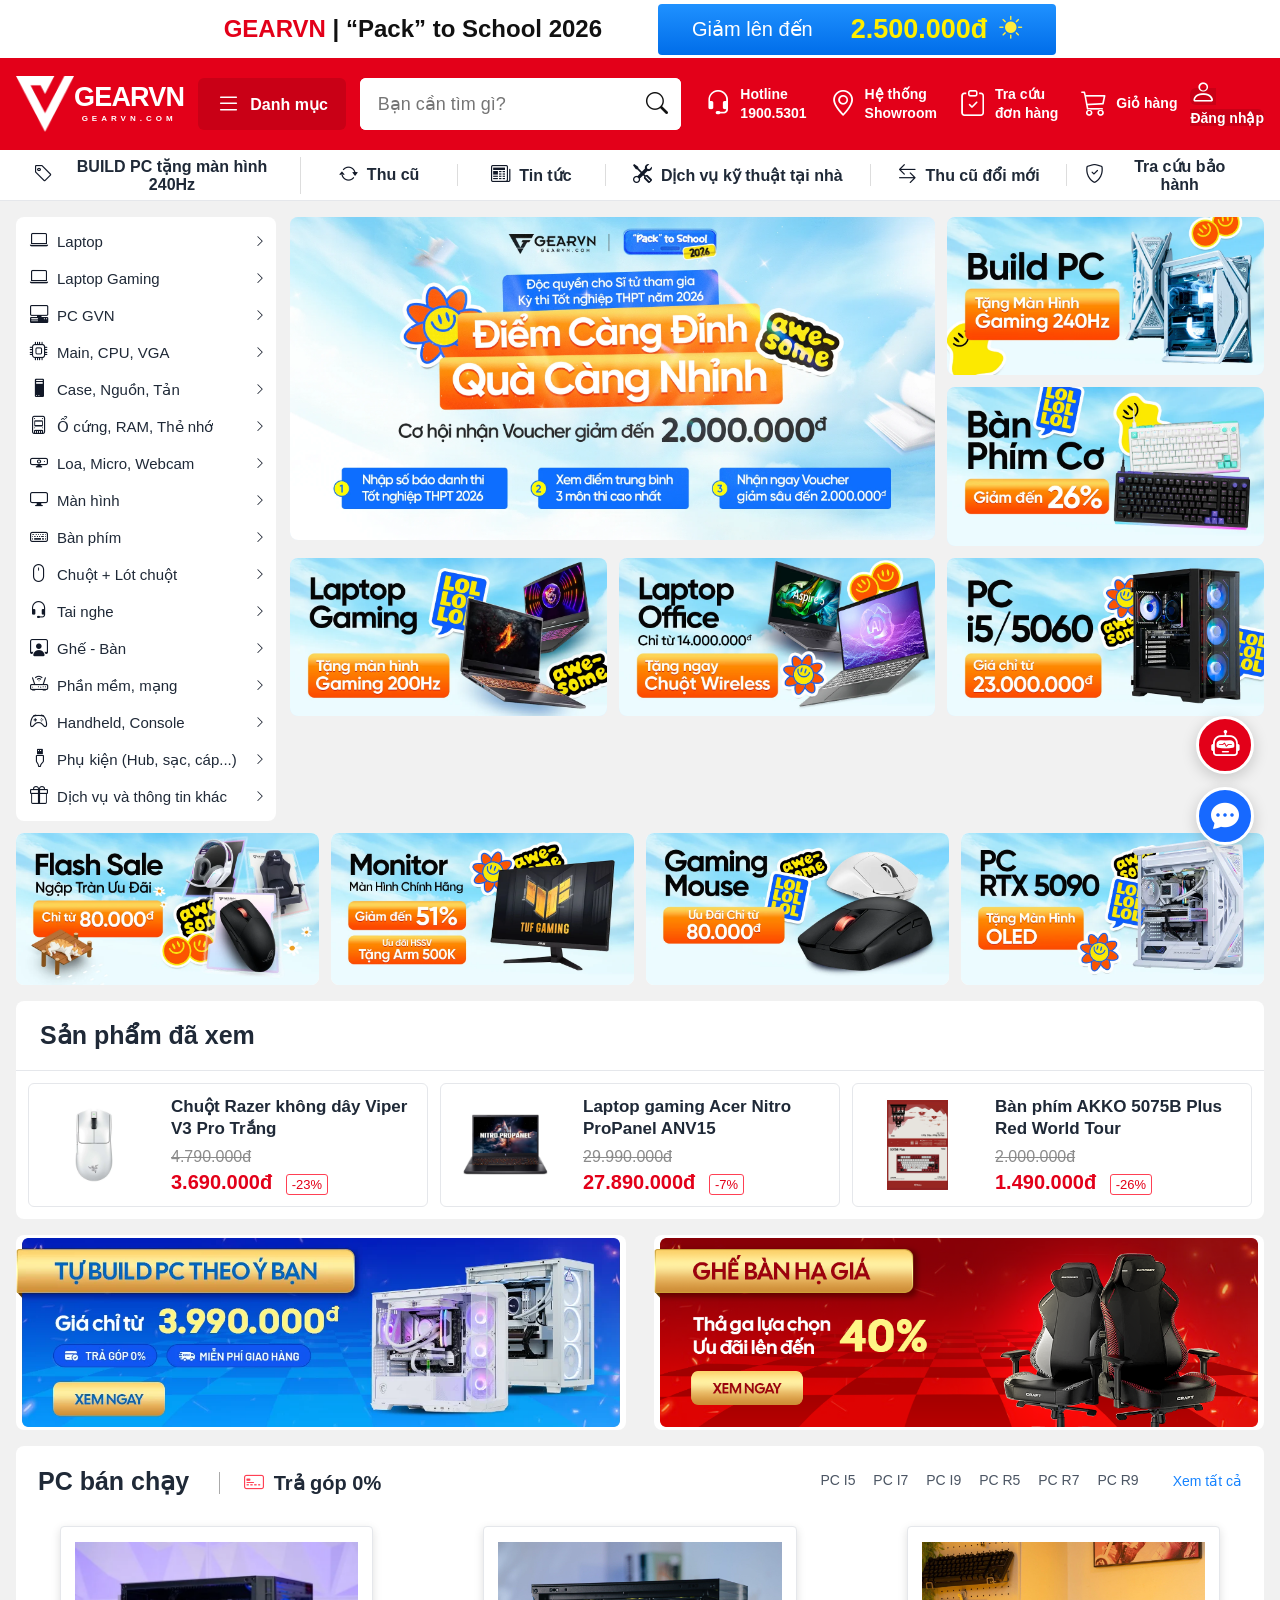
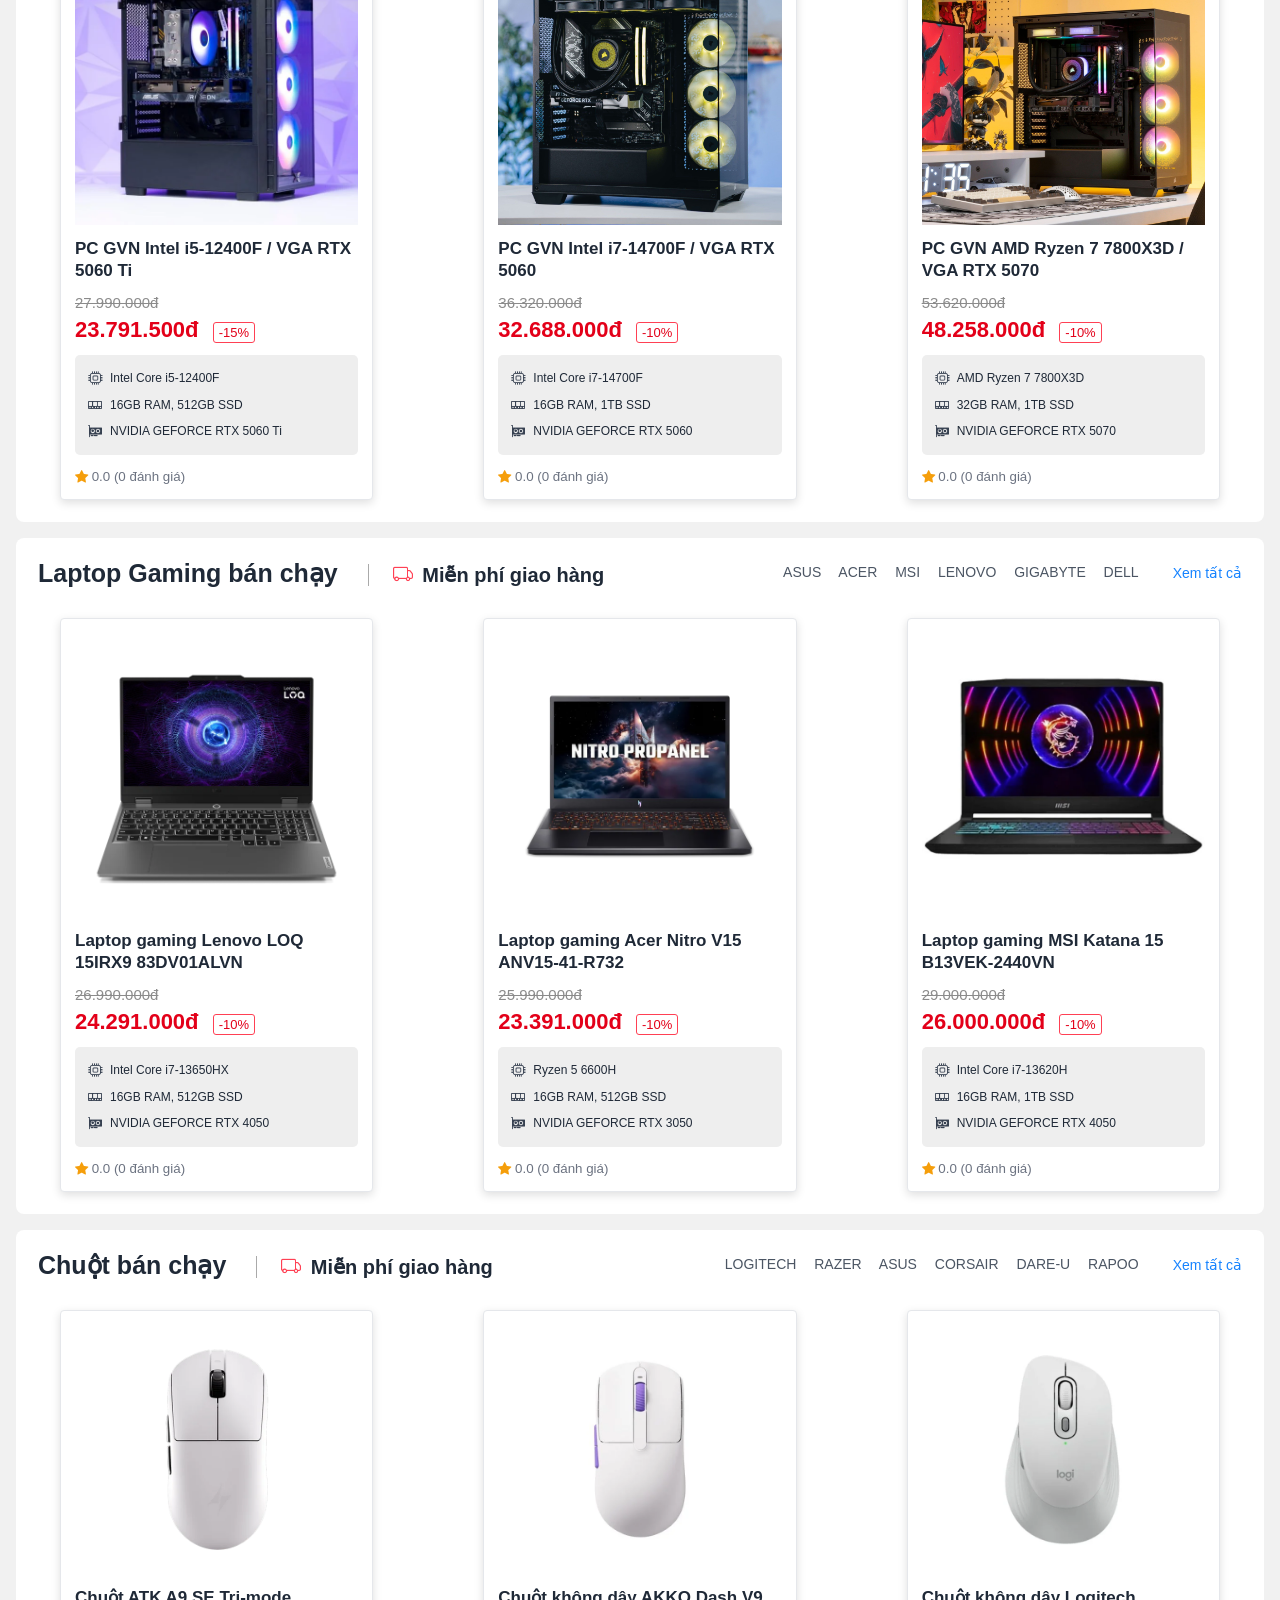
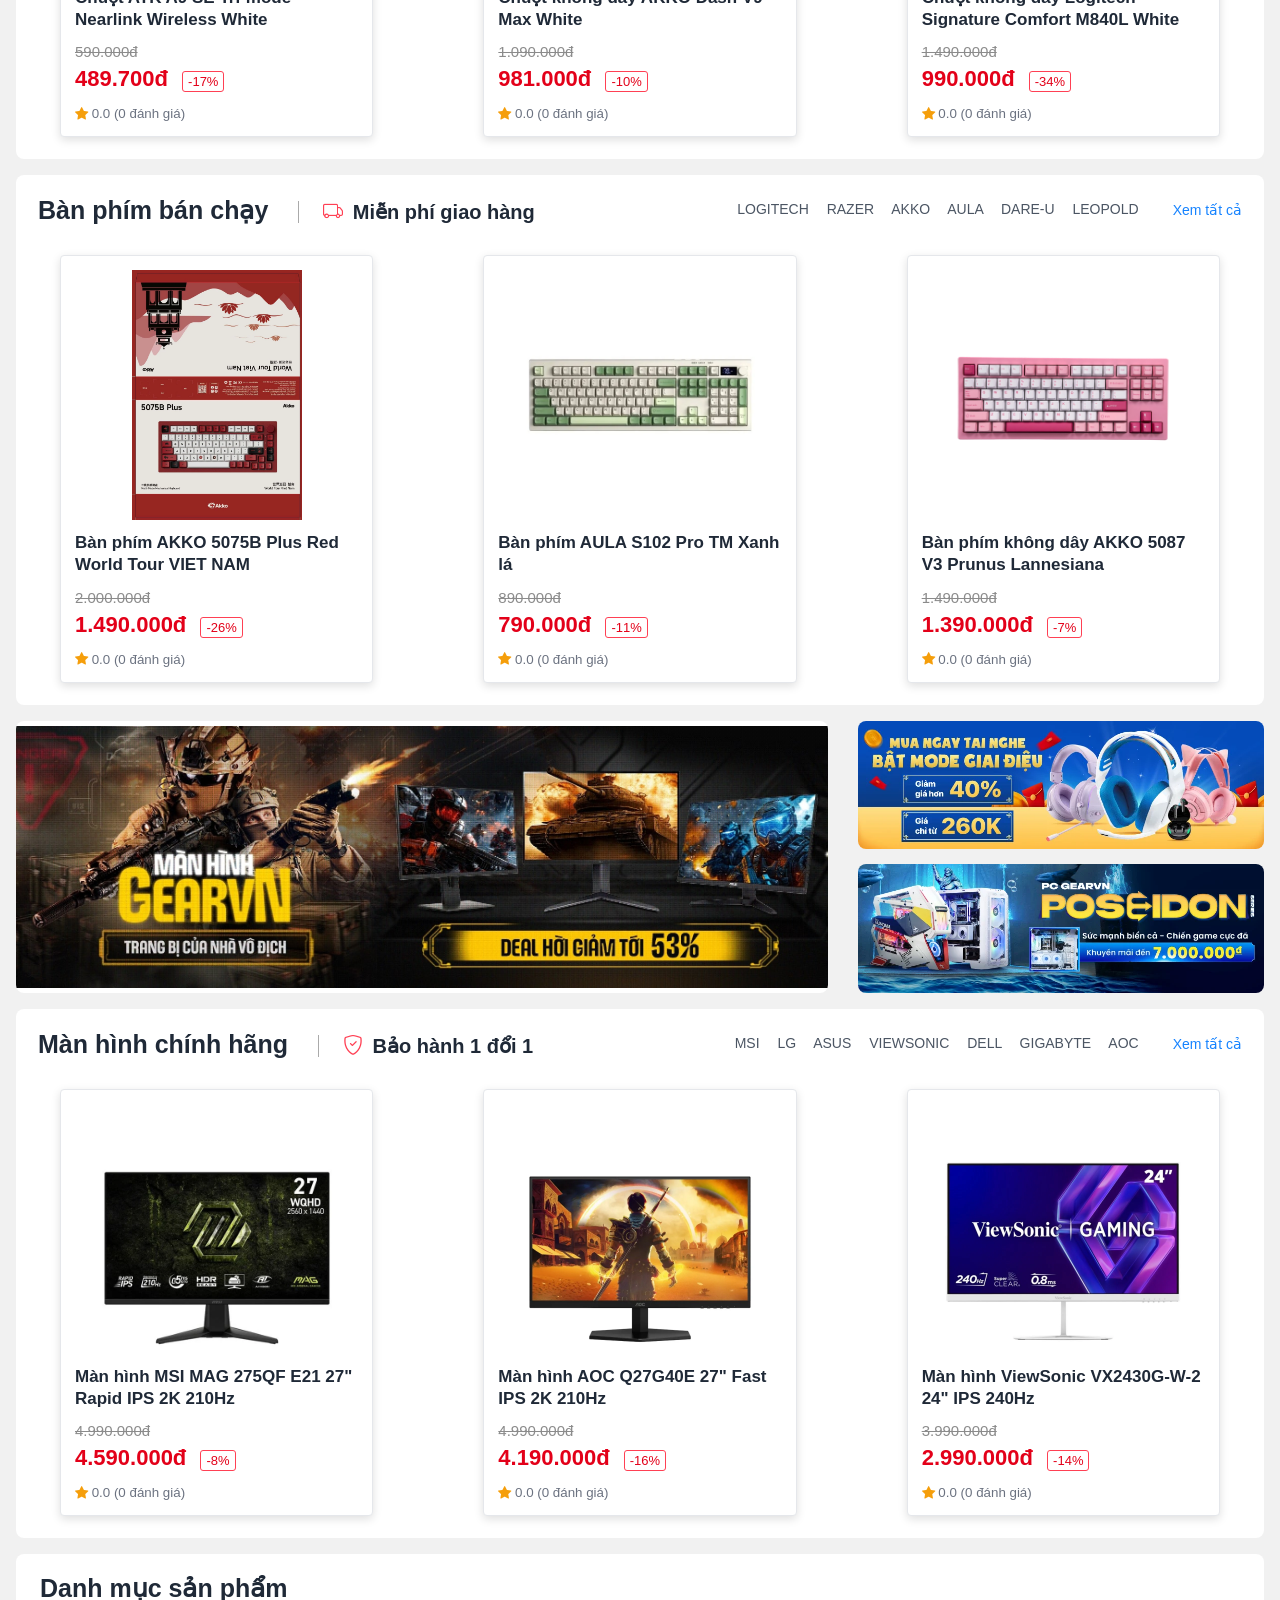
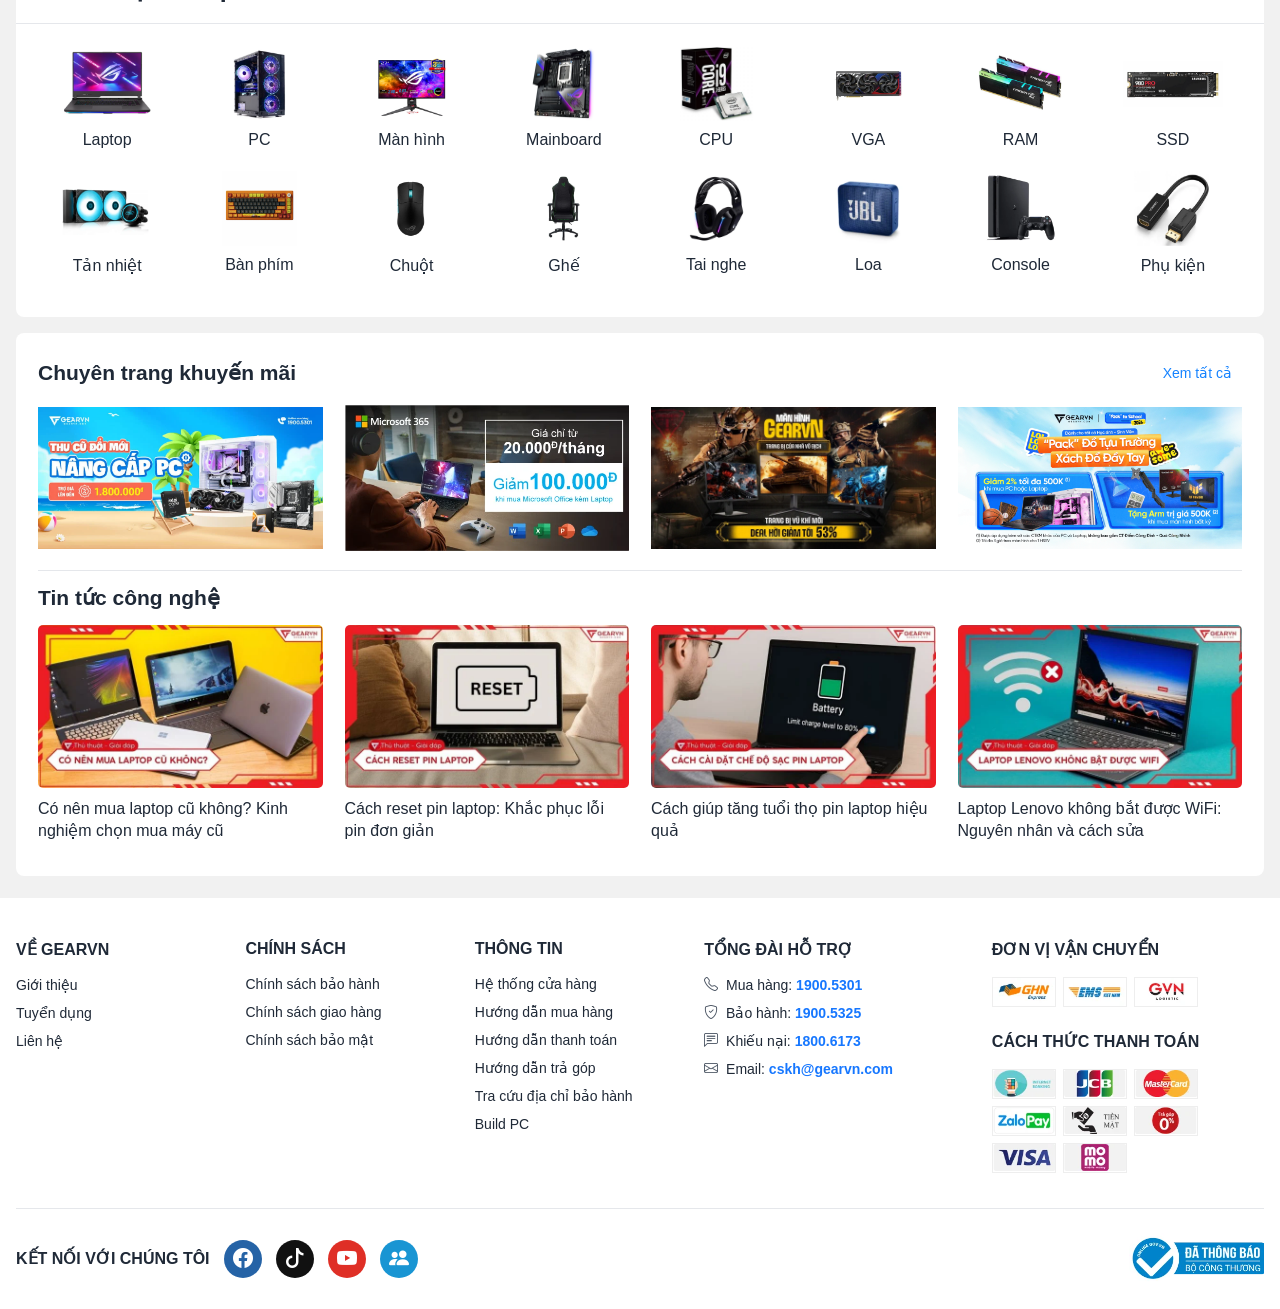
<file: KhacDuy_2274802010106_Order.html>
<!DOCTYPE html>
<html lang="vi">
<head>
  <meta charset="UTF-8">
  <meta name="viewport" content="width=device-width, initial-scale=1.0">
  <title>GEARVN - Quản lý đơn hàng</title>
  <link rel="stylesheet" href="https://cdn.jsdelivr.net/npm/bootstrap-icons@1.11.3/font/bootstrap-icons.min.css">
  <link rel="stylesheet" href="assets/vendor/bootstrap-icons/bootstrap-icons.min.css">
  <link rel="stylesheet" href="assets/css/home.css">
  <link rel="stylesheet" href="assets/css/order.css">
  <!-- Link login.css nếu cần modal/account dropdown -->
  <link rel="stylesheet" href="assets/css/login.css">
</head>
<body id="top">

  <!-- Top Promo -->
  <div class="top-promo">
    <div class="container top-promo__inner">
      <strong><span>GEARVN</span> | “Pack” to School 2026</strong>
      <a href="#promotions">Giảm lên đến <b>2.500.000đ</b><i class="bi bi-sun-fill promo-sun" aria-hidden="true"></i></a>
    </div>
  </div>

  <!-- Header -->
  <header class="site-header">
    <div class="container header-main">
      <a class="brand" href="BaoHuy_2474802010133_Home.html" aria-label="Về trang chủ">
        <img class="brand__mark" src="assets/images/logo-mark.png" alt="">
        <span class="brand__name">GEARVN<small>GEARVN.COM</small></span>
      </a>
      <button class="category-button" type="button" aria-label="Mở danh mục">
        <i class="bi bi-list" aria-hidden="true"></i><span>Danh mục</span>
      </button>
      <form class="search" action="#" method="get" role="search">
        <input type="search" name="q" placeholder="Bạn cần tìm gì?" aria-label="Tìm kiếm sản phẩm" required>
        <button type="submit" aria-label="Tìm kiếm"><i class="bi bi-search" aria-hidden="true"></i></button>
      </form>
      <nav class="quick-actions" aria-label="Tiện ích khách hàng">
        <a href="#support"><i class="bi bi-headset" aria-hidden="true"></i><b>Hotline<small>1900.5301</small></b></a>
        <a href="#footer"><i class="bi bi-geo-alt" aria-hidden="true"></i><b>Hệ thống<small>Showroom</small></b></a>
        <a href="KhacDuy_2274802010106_Order.html"><i class="bi bi-clipboard-check" aria-hidden="true"></i><b>Tra cứu<small>đơn hàng</small></b></a>
        <a href="#"><i class="bi bi-cart3" aria-hidden="true"></i><b>Giỏ hàng</b></a>
        
        <!-- ID gvnAccountWrapper để auth.js render giao diện -->
        <div class="account-dropdown-wrapper" id="gvnAccountWrapper">
          <!-- auth.js sẽ tự động render nội dung vào đây (Đăng nhập / Xin chào) -->
        </div>
      </nav>
    </div>
  </header>

  <!-- Service Nav -->
  <nav class="service-nav" aria-label="Dịch vụ">
    <div class="container service-nav__inner">
      <a href="#"><i class="bi bi-tag" aria-hidden="true"></i><span>BUILD PC tặng màn hình 240Hz</span></a>
      <a href="#"><i class="bi bi-arrow-repeat" aria-hidden="true"></i><span>Thu cũ</span></a>
      <a href="#news"><i class="bi bi-newspaper" aria-hidden="true"></i><span>Tin tức</span></a>
      <a href="#"><i class="bi bi-tools" aria-hidden="true"></i><span>Dịch vụ kỹ thuật tại nhà</span></a>
      <a href="#"><i class="bi bi-arrow-left-right" aria-hidden="true"></i><span>Thu cũ đổi mới</span></a>
      <a href="#"><i class="bi bi-shield-check" aria-hidden="true"></i><span>Tra cứu bảo hành</span></a>
    </div>
  </nav>

  <!-- Main Content -->
  <main class="account-page-container">
    <aside class="side-banner-left">
      <a href="#"><img src="assets/images/smallbanner1.webp" alt="Pack to School Left Banner"></a>
    </aside>

    <section class="account-sidebar">
      <div class="user-avatar-zone">
        <i class="bi bi-person-circle"></i>
        <span class="username" id="sidebarUserName">Khắc Duy</span>
      </div>
      <ul class="account-menu">
        <li>
          <a href="KhacDuy_2274802010106_Account.html"><i class="bi bi-person-fill"></i> Thông tin tài khoản</a>
        </li>
        <li>
          <a href="#"><i class="bi bi-geo-alt"></i> Số địa chỉ</a>
        </li>
        <li class="active">
          <a href="KhacDuy_2274802010106_Order.html"><i class="bi bi-clipboard-check"></i> Quản lý đơn hàng</a>
        </li>
        <li>
          <a href="#"><i class="bi bi-eye"></i> Sản phẩm đã xem</a>
        </li>
        <li>
          <a href="#" id="sidebarLogoutBtn"><i class="bi bi-box-arrow-right"></i> Đăng xuất</a>
        </li>
      </ul>
    </section>

    <section class="account-main-content">
      
      <!-- Danh sách -->
      <div id="order-list" class="content-section active">
        <h1>Quản lý đơn hàng</h1>
        <div class="order-tabs-header" role="tablist" aria-label="Lọc đơn hàng theo trạng thái">
          <button class="order-tab-item active" type="button" data-status="Tất cả">TẤT CẢ</button>
          <button class="order-tab-item" type="button" data-status="Mới">MỚI</button>
          <button class="order-tab-item" type="button" data-status="Đang xử lý">ĐANG XỬ LÝ</button>
          <button class="order-tab-item" type="button" data-status="Đang vận chuyển">ĐANG VẬN CHUYỂN</button>
          <button class="order-tab-item" type="button" data-status="Hoàn thành">HOÀN THÀNH</button>
          <button class="order-tab-item" type="button" data-status="Hủy">HỦY (<span id="cancelCount">0</span>)</button>
        </div>
        <div class="order-search-box">
          <i class="bi bi-search"></i>
          <input id="orderSearchInput" type="search" placeholder="Tìm đơn hàng theo Mã đơn hàng">
          <button id="orderSearchButton" type="button">Tìm đơn hàng</button>
        </div>

        <!-- Table Body sẽ được render bởi JS trong order.js -->
        <table class="order-table">
          <thead>
            <tr>
              <th>Mã đơn hàng</th>
              <th>Ngày đặt</th>
              <th>Trạng thái</th>
              <th>Tổng tiền</th>
              <th>Thao tác</th>
            </tr>
          </thead>
          <tbody id="ordersTableBody">
            <!-- Nội dung sẽ được order.js chèn vào đây -->
          </tbody>
        </table>
      </div>

      <!-- Chi tiết đơn hàng sẽ được order.js render động -->
      <div id="orderDetail" class="content-section" aria-live="polite"></div>

    </section>

    <aside class="side-banner-right">
      <a href="#"><img src="assets/images/smallbanner2.webp" alt="Pack to School Right Banner"></a>
    </aside>
  </main>

  <!-- Footer -->
  <footer class="site-footer" id="footer">
    <div class="container footer-grid">
      <div><h3>VỀ GEARVN</h3><a href="#">Giới thiệu</a><a href="#">Tuyển dụng</a><a href="#">Liên hệ</a></div>
      <div><h3>CHÍNH SÁCH</h3><a href="#">Chính sách bảo hành</a><a href="#">Chính sách giao hàng</a><a href="#">Chính sách bảo mật</a></div>
      <div><h3>THÔNG TIN</h3><a href="#">Hệ thống cửa hàng</a><a href="#">Hướng dẫn mua hàng</a><a href="#">Hướng dẫn thanh toán</a><a href="#">Hướng dẫn trả góp</a><a href="#">Tra cứu địa chỉ bảo hành</a><a href="#">Build PC</a></div>
      <div id="support"><h3>TỔNG ĐÀI HỖ TRỢ</h3><p><i class="bi bi-telephone" aria-hidden="true"></i> Mua hàng: <a href="tel:19005301">1900.5301</a></p><p><i class="bi bi-shield-check" aria-hidden="true"></i> Bảo hành: <a href="tel:19005325">1900.5325</a></p><p><i class="bi bi-chat-left-text" aria-hidden="true"></i> Khiếu nại: <a href="tel:18006173">1800.6173</a></p><p><i class="bi bi-envelope" aria-hidden="true"></i> Email: <a href="mailto:cskh@gearvn.com">cskh@gearvn.com</a></p></div>
      <div class="footer-payment"><h3>ĐƠN VỊ VẬN CHUYỂN</h3><div class="logo-row"><img src="assets/images/ghn.webp" alt="GHN"><img src="assets/images/ém.webp" alt="EMS"><img src="assets/images/gvn.webp" alt="GVN"></div><h3>CÁCH THỨC THANH TOÁN</h3><div class="pay-row"><img src="assets/images/pay1.webp" alt=""><img src="assets/images/pay_2.webp" alt=""><img src="assets/images/pay_3.webp" alt=""><img src="assets/images/pay_4.webp" alt=""><img src="assets/images/pay_5.webp" alt=""><img src="assets/images/pay_6.webp" alt=""><img src="assets/images/pay_7.webp" alt=""><img src="assets/images/pay_8.webp" alt=""></div></div>
    </div>
    <div class="container social-row">
      <strong>KẾT NỐI VỚI CHÚNG TÔI</strong>
      <a href="#" aria-label="Facebook"><i class="bi bi-facebook" aria-hidden="true"></i></a><a href="#" aria-label="TikTok"><i class="bi bi-tiktok" aria-hidden="true"></i></a><a href="#" aria-label="YouTube"><i class="bi bi-youtube" aria-hidden="true"></i></a><a href="#" aria-label="Cộng đồng"><i class="bi bi-people-fill" aria-hidden="true"></i></a>
      <img class="certification" src="assets/images/tick.webp" alt="Đã thông báo Bộ Công Thương">
    </div>
  </footer>

  <!-- Các file JS (Đã tách hết ra ngoài) -->
  <script src="assets/js/search.js"></script>
  <script src="assets/js/auth.js"></script>
  <script src="assets/js/order.js"></script>
</body>
</html>
</file>
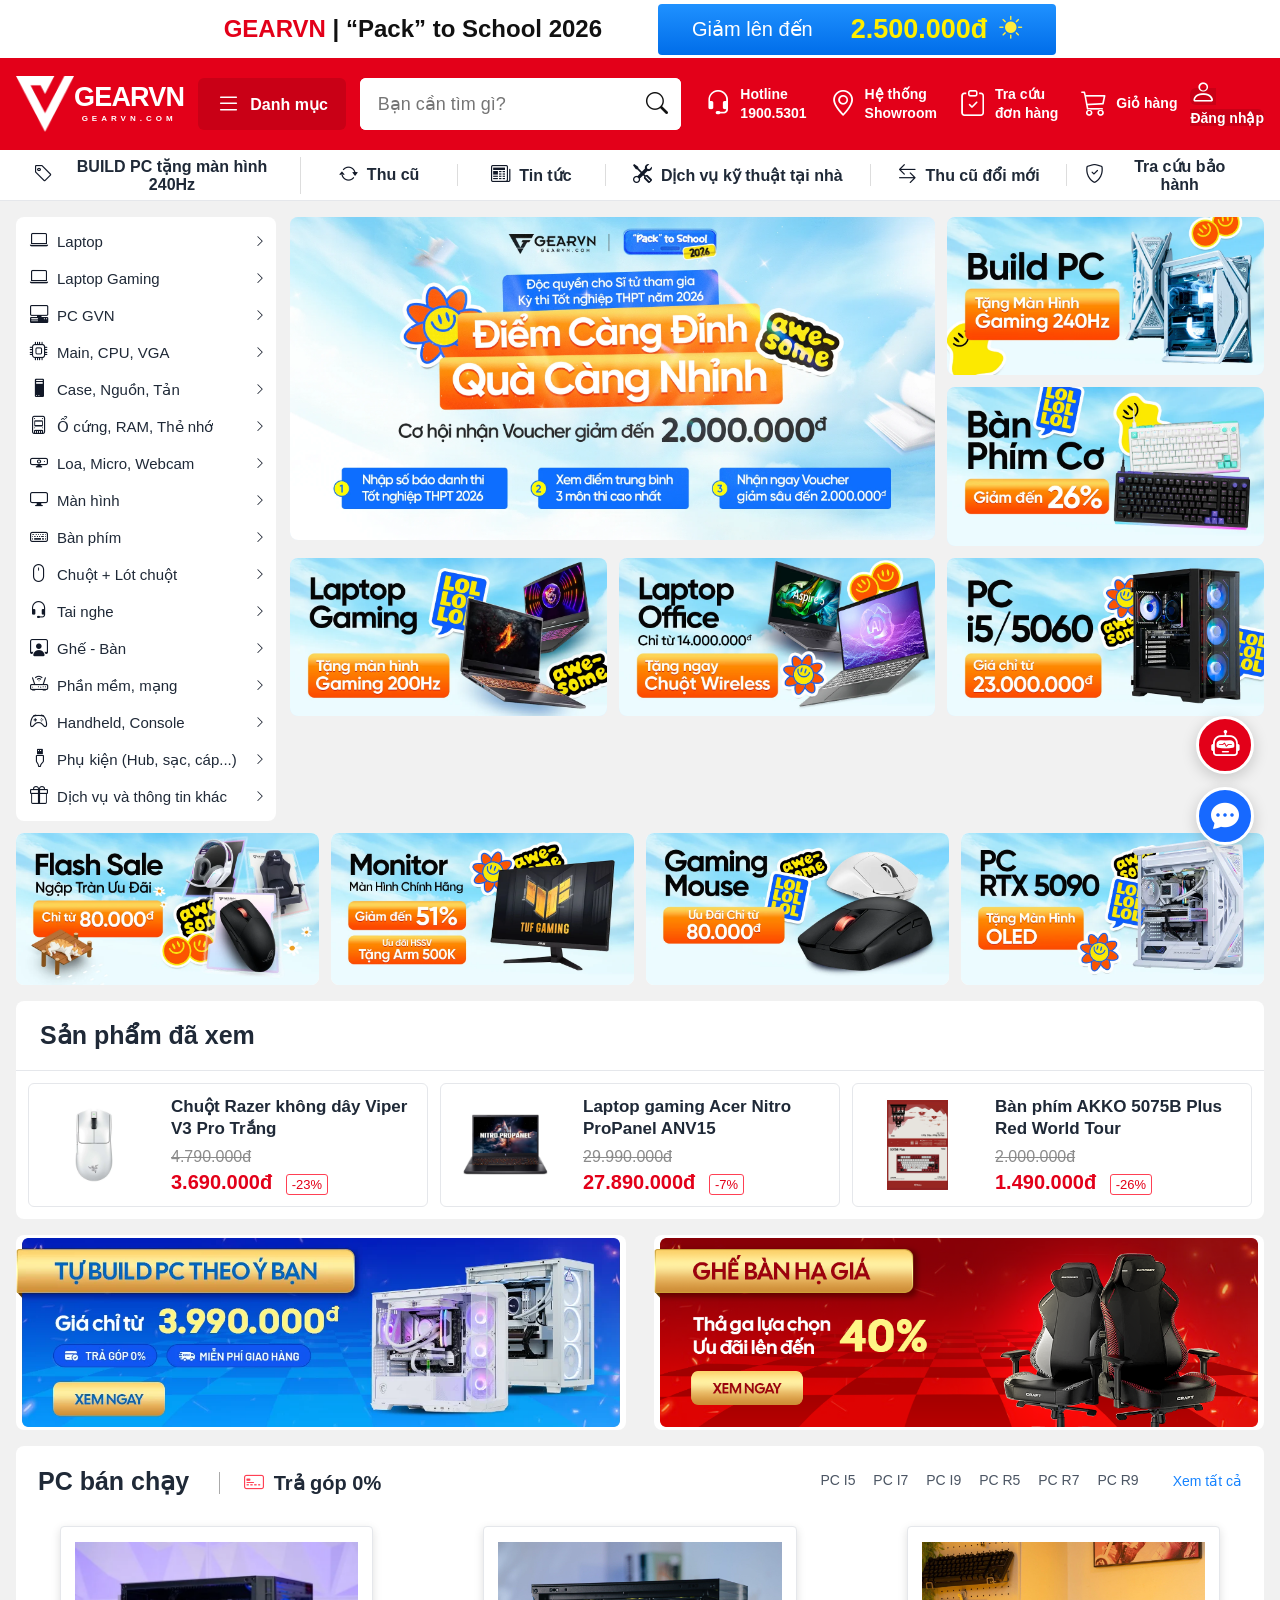
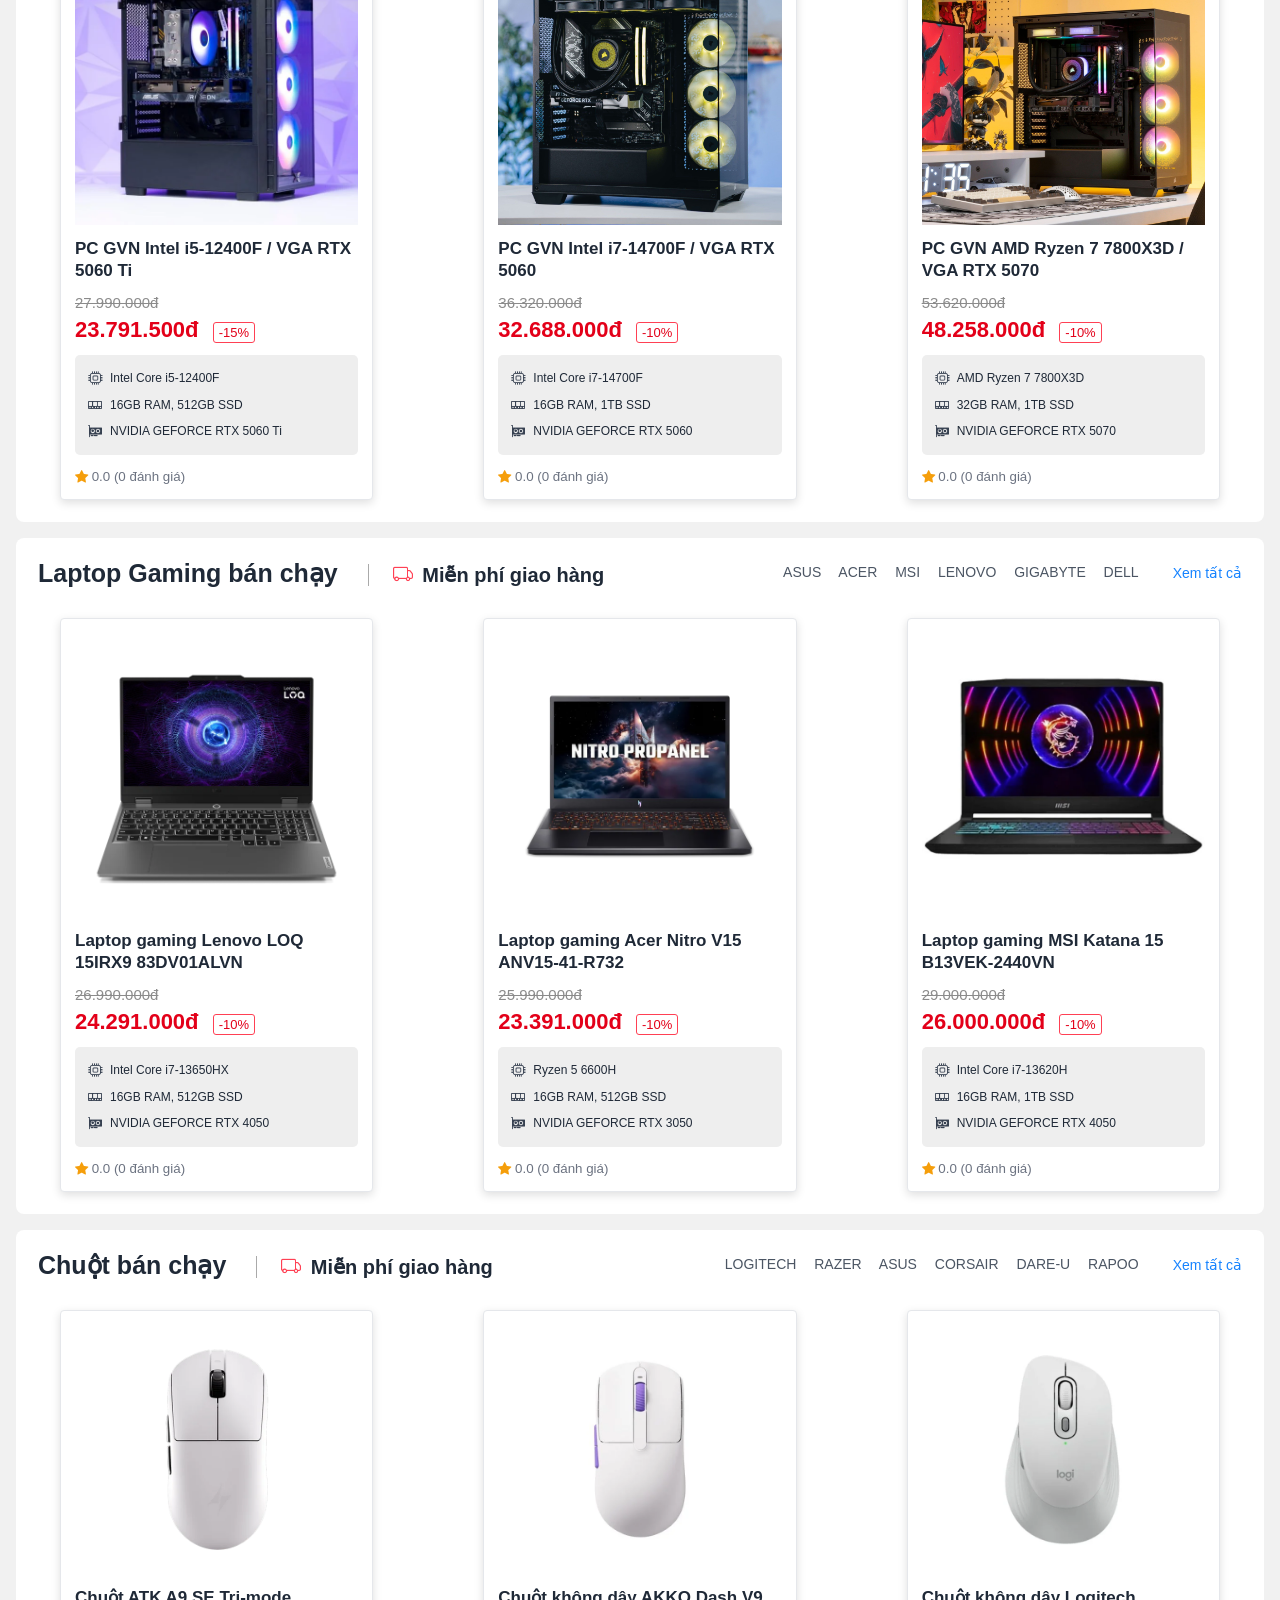
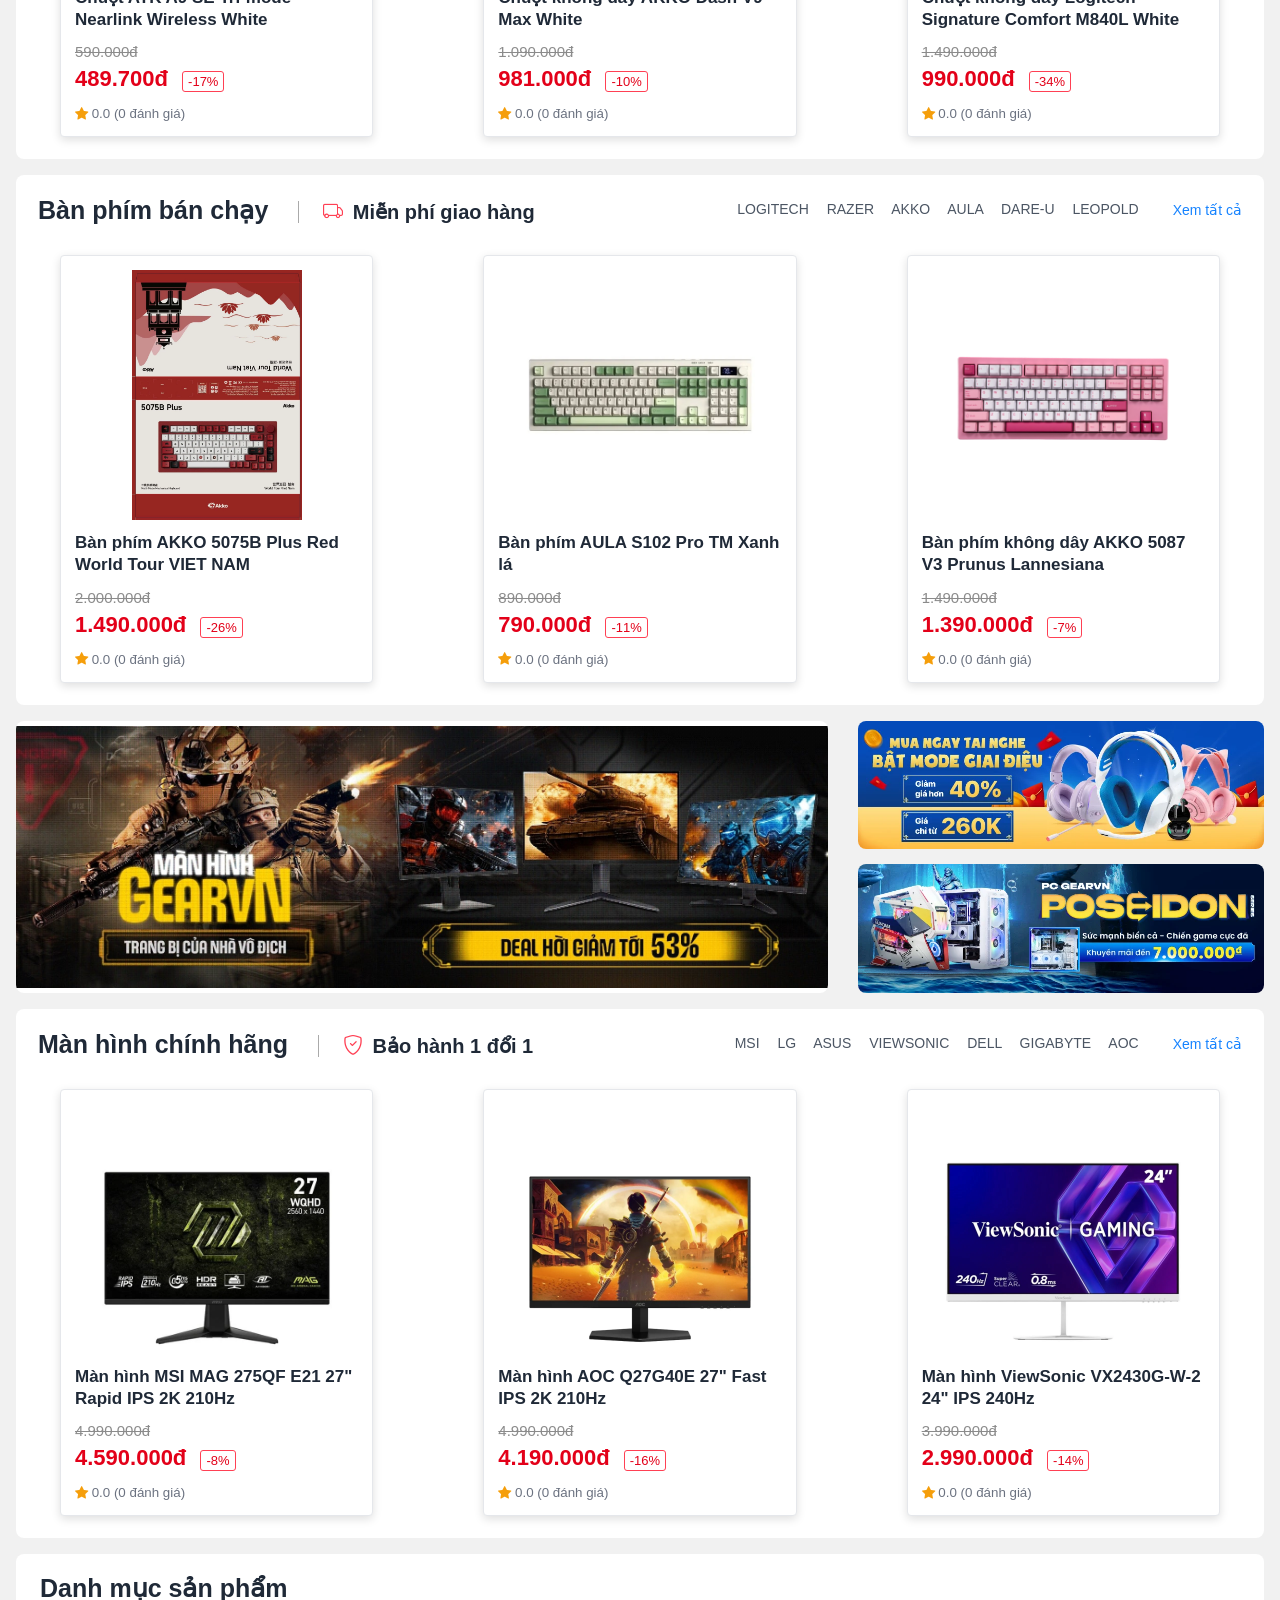
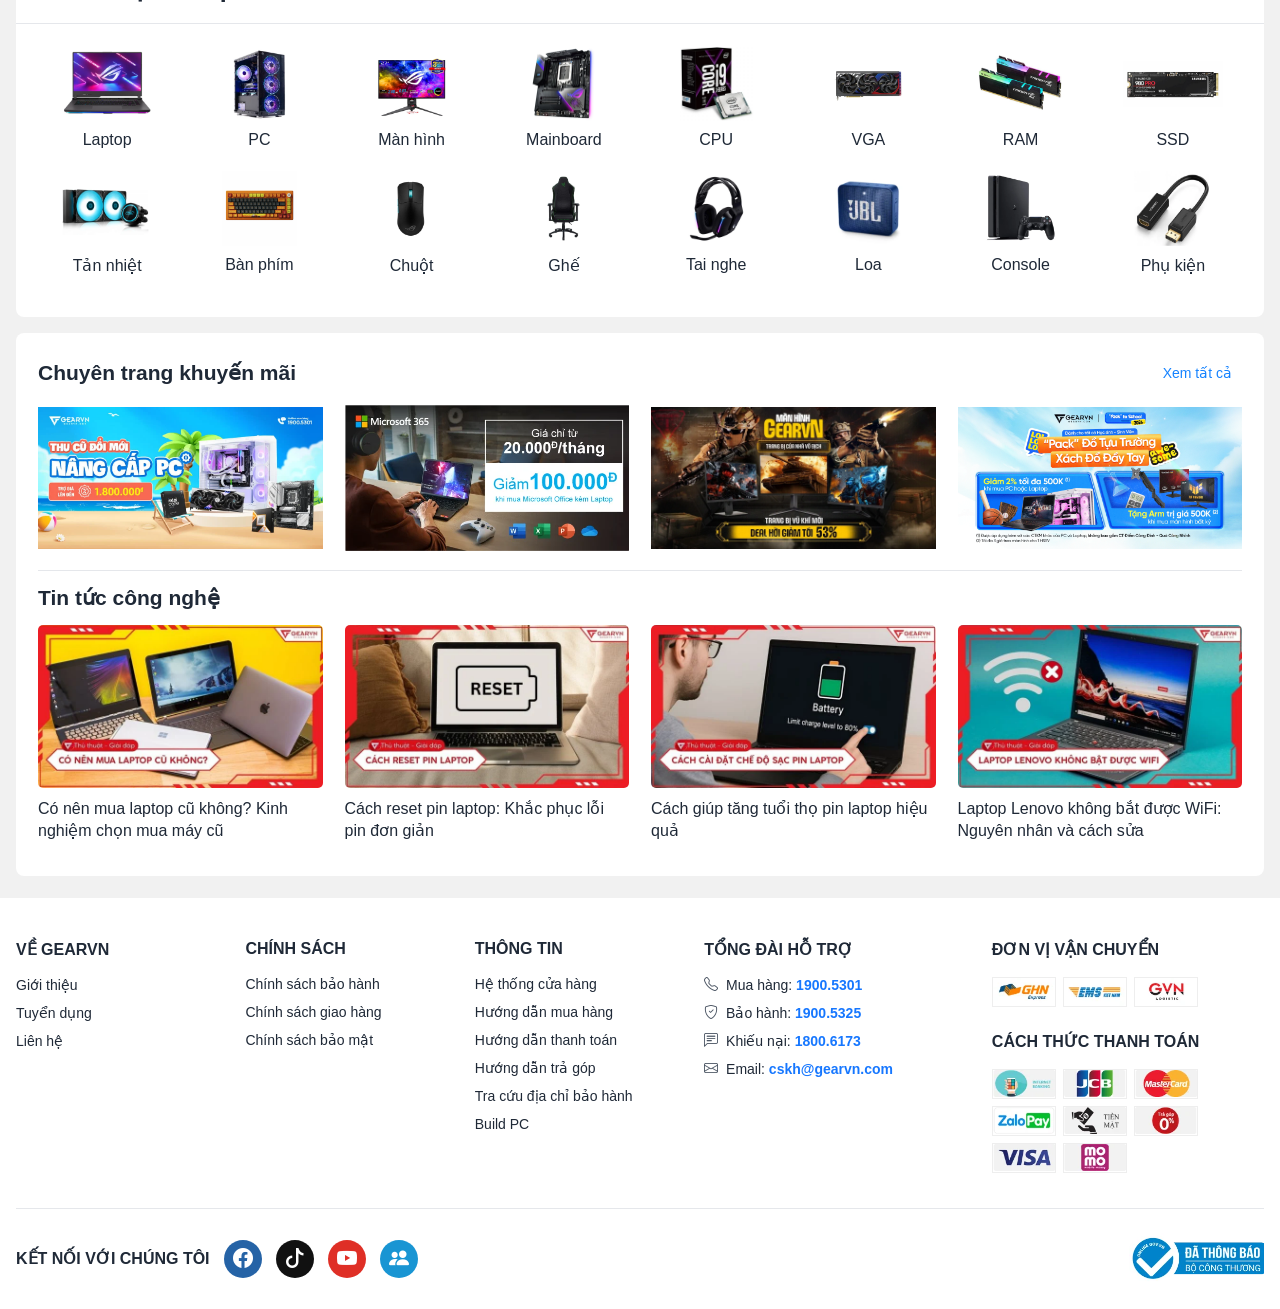
<file: MinhHuy_2474802016546_Payment.html>
<!doctype html>
<html lang="vi">
<head>
  <meta charset="utf-8">
  <meta name="viewport" content="width=device-width,initial-scale=1">
  <title>Thanh toán - GEARVN</title>

  <link rel="stylesheet" href="assets/vendor/bootstrap-icons/bootstrap-icons.min.css">
  <link rel="stylesheet" href="assets/css/payment.css">
  <link rel="stylesheet" href="assets/css/login.css">
</head>
<body>  <div class="top-campaign"><div class="top-campaign__inner"><span><strong>GEARVN</strong> | “Pack” to School 2026</span><span class="campaign-badge">Giảm lên đến <b>2.500.000đ</b> 🪙</span></div></div>
  <header class="gear-header">
    <div class="header-inner">
      <a
        class="gear-logo"
        href="BaoHuy_2474802010133_Home.html"
        aria-label="Trang chủ GEARVN"
      >
        <img src="assets/images/gearvn-logo.png" alt="GEARVN">
      </a>
      <button class="category-button" type="button"><svg viewBox="0 0 24 24"><path d="M4 6h16M4 12h16M4 18h16"/></svg><span>Danh mục</span></button>
      <form class="search-box" action="#"><input type="search" placeholder="Bạn cần tìm gì?" aria-label="Tìm kiếm"><button type="submit" aria-label="Tìm kiếm"><svg viewBox="0 0 24 24"><circle cx="11" cy="11" r="7.5"/><path d="m16.5 16.5 4 4"/></svg></button></form>
      <nav class="quick-actions" aria-label="Tiện ích nhanh">
        <a href="#support"><svg class="action-icon" viewBox="0 0 24 24"><path d="M4 14v-2a8 8 0 0 1 16 0v2M4 14h3v6H5a1 1 0 0 1-1-1v-5Zm16 0h-3v6h2a1 1 0 0 0 1-1v-5ZM17 20c0 1.1-.9 2-2 2h-3"/></svg><b>Hotline<small>1900.5301</small></b></a>
        <a href="#footer"><svg class="action-icon" viewBox="0 0 24 24"><path d="M20 10c0 5-8 11-8 11S4 15 4 10a8 8 0 1 1 16 0Z"/><circle cx="12" cy="10" r="2.5"/></svg><b>Hệ thống<small>Showroom</small></b></a>
        <a href="KhacDuy_2274802010106_Order.html"><svg class="action-icon" viewBox="0 0 24 24"><rect x="5" y="4" width="14" height="17" rx="2"/><path d="M9 4V2.5h6V4M9 13l2 2 4-5"/></svg><b>Tra cứu<small>đơn hàng</small></b></a>
        <a href="MinhHuy_2474802016546_Shopping.html"><svg class="action-icon" viewBox="0 0 24 24"><path d="M3 4h2l2.2 10.2a2 2 0 0 0 2 1.6h7.9a2 2 0 0 0 2-1.6L21 8H6"/><circle cx="9.5" cy="20" r="1"/><circle cx="18" cy="20" r="1"/></svg><b>Giỏ hàng</b></a>
        <a class="login" href="#"><svg class="action-icon" viewBox="0 0 24 24"><circle cx="12" cy="8" r="4"/><path d="M4 21a8 8 0 0 1 16 0"/></svg><b>Xin Chào<small>Khắc Duy </small></b></a>
      </nav>
    </div>
  </header>
  <nav class="service-nav" aria-label="Dịch vụ GEARVN"><div class="service-inner">
    <a href="#"><svg viewBox="0 0 24 24"><path d="M20.5 13.5 13 21l-10-10V3h8l9.5 9.5a1.4 1.4 0 0 1 0 2Z"/><circle cx="7.5" cy="7.5" r="1.2"/></svg><span>BUILD PC tặng màn hình 240Hz</span></a>
    <a href="#"><svg viewBox="0 0 24 24"><path d="M4 12a8 8 0 0 1 14-5.3L20 9M20 4v5h-5M20 12a8 8 0 0 1-14 5.3L4 15m0 5v-5h5"/></svg><span>Thu cũ</span></a>
    <a href="#"><svg viewBox="0 0 24 24"><rect x="3" y="5" width="18" height="15" rx="1.5"/><path d="M7 8h2v2H7zm0 4h2v2H7zm0 4h2v1H7zm5-8h6m-6 4h6m-6 4h6"/></svg><span>Tin tức</span></a>
    <a href="#"><svg viewBox="0 0 24 24"><path d="M14.7 6.3 17.7 3.3a4 4 0 0 1-5 5L5 16l-2 5 5-2 7.7-7.7a4 4 0 0 1 5-5l-3 3M4 4l16 16"/></svg><span>Dịch vụ kỹ thuật tại nhà</span></a>
    <a href="#"><svg viewBox="0 0 24 24"><path d="M7 7h12l-3-3m3 3-3 3M17 17H5l3 3m-3-3 3-3"/></svg><span>Thu cũ đổi mới</span></a>
    <a href="#"><svg viewBox="0 0 24 24"><path d="M12 3 20 6v5c0 5-3.3 8.5-8 10-4.7-1.5-8-5-8-10V6l8-3Z"/><path d="m8.5 12 2.2 2.2 4.8-5"/></svg><span>Tra cứu bảo hành</span></a>
  </div></nav>
<main class="payment-page">
  <div class="payment-wrap">
    <a class="back-link" href="MinhHuy_2474802016546_Shopping.html">&lt; Trở về giỏ hàng</a>

    <section class="payment-panel">
      <div class="checkout-steps" aria-label="Tiến trình đặt hàng">
        <div class="checkout-step is-done" id="stepCart">
          <span class="checkout-icon">
            <svg viewBox="0 0 24 24"><path d="M3 4h2l2.2 10.2a2 2 0 0 0 2 1.6h7.9a2 2 0 0 0 2-1.6L21 8H6"/><circle cx="9.5" cy="20" r="1"/><circle cx="18" cy="20" r="1"/></svg>
          </span>
          <span>Giỏ hàng</span>
        </div>

        <span class="checkout-line" aria-hidden="true"></span>

        <div class="checkout-step is-active" id="stepInfo">
          <span class="checkout-icon">
            <svg viewBox="0 0 24 24"><rect x="5" y="4" width="14" height="17" rx="2"/><path d="M9 4V2.5h6V4M8 9h8M8 13h8M8 17h5"/></svg>
          </span>
          <span>Thông tin đặt<br>hàng</span>
        </div>

        <span class="checkout-line" aria-hidden="true"></span>

        <div class="checkout-step" id="stepPayment">
          <span class="checkout-icon">
            <svg viewBox="0 0 24 24"><rect x="3" y="5" width="18" height="14" rx="2"/><path d="M3 9h18M7 15h4"/></svg>
          </span>
          <span>Thanh toán</span>
        </div>

        <span class="checkout-line" aria-hidden="true"></span>

        <div class="checkout-step" id="stepFinish">
          <span class="checkout-icon">
            <svg viewBox="0 0 24 24"><circle cx="12" cy="12" r="9"/><path d="m8 12 2.5 2.5L16 9"/></svg>
          </span>
          <span>Hoàn tất</span>
        </div>
      </div>

      <!-- Mặc định mở tại bước Thông tin đặt hàng -->
      <div id="infoStage" class="checkout-stage payment-content">
        <h1>Thông tin khách mua hàng</h1>

        <div class="gender-row">
          <label><input type="radio" name="gender" value="Anh" checked> Anh</label>
          <label><input type="radio" name="gender" value="Chị"> Chị</label>
        </div>

        <div class="address-form customer-form">
          <div class="field">
            <label for="customerName">Nhập họ tên</label>
            <input
              id="customerName"
              placeholder="Nhập họ tên"
              autocomplete="name"
            >
          </div>
          <div class="field">
            <label for="customerPhone">Nhập số điện thoại</label>
            <input
              id="customerPhone"
              type="tel"
              placeholder="Nhập số điện thoại"
              autocomplete="tel"
            >
          </div>
        </div>

        <h2 class="subheading">Chọn cách nhận hàng</h2>
        <label class="choice-line"><input type="radio" name="receive" value="delivery" checked> Giao hàng tận nơi</label>

        <div class="delivery-box">
          <div class="address-form delivery-grid">
            <div class="field">
              <label for="city">Tỉnh / Thành phố</label>
              <select id="city">
              <option value="" selected disabled>Chọn Tỉnh / Thành phố</option>
              <option value="Hồ Chí Minh">Hồ Chí Minh</option>
              <option value="Hà Nội">Hà Nội</option>
              <option value="Đà Nẵng">Đà Nẵng</option>
              <option value="Cần Thơ">Cần Thơ</option>
              <option value="Bình Dương">Bình Dương</option>
              <option value="Đồng Nai">Đồng Nai</option>
            </select>
          </div>

          <div class="field">
            <label for="district">Quận / Huyện</label>
            <select id="district">
              <option value="" selected disabled>Chọn Quận / Huyện</option>
              <option value="Quận 1">Quận 1</option>
              <option value="Quận 3">Quận 3</option>
              <option value="Quận 4">Quận 4</option>
              <option value="Quận 5">Quận 5</option>
              <option value="Quận 6">Quận 6</option>
              <option value="Quận 7">Quận 7</option>
              <option value="Quận 8">Quận 8</option>
              <option value="Quận 10">Quận 10</option>
              <option value="Quận 11">Quận 11</option>
              <option value="Quận 12">Quận 12</option>
              <option value="Quận Bình Thạnh">Quận Bình Thạnh</option>
              <option value="Quận Gò Vấp">Quận Gò Vấp</option>
              <option value="Quận Phú Nhuận">Quận Phú Nhuận</option>
              <option value="Quận Tân Bình">Quận Tân Bình</option>
              <option value="Quận Tân Phú">Quận Tân Phú</option>
              <option value="Quận Bình Tân">Quận Bình Tân</option>
              <option value="Thành phố Thủ Đức">Thành phố Thủ Đức</option>
              <option value="Huyện Bình Chánh">Huyện Bình Chánh</option>
              <option value="Huyện Cần Giờ">Huyện Cần Giờ</option>
              <option value="Huyện Củ Chi">Huyện Củ Chi</option>
              <option value="Huyện Hóc Môn">Huyện Hóc Môn</option>
              <option value="Huyện Nhà Bè">Huyện Nhà Bè</option>
            </select>
          </div>

          <div class="field">
            <label for="ward">Phường / Xã</label>
            <input
              id="ward"
              type="text"
              placeholder="Nhập Phường / Xã"
            >
          </div>

          <div class="field">
            <label for="ward">Tên đường, số nhà</label>
              <input
                id="street"
                type="text"
                placeholder="Nhập tên đường, số nhà"
                autocomplete="street-address"
              >
            </div>
          </div>
        </div>

        <div class="field note-field">
          <label for="orderNote">Lưu ý, yêu cầu khác (không bắt buộc)</label>
          <input id="orderNote" placeholder="Ví dụ: gọi trước khi giao hàng">
        </div>

        <label class="invoice-toggle">
          <input id="invoiceCheckbox" type="checkbox"> Xuất hóa đơn cho đơn hàng
        </label>

        <div id="invoiceFields" class="invoice-fields" hidden>
          <div class="field field-wide"><label for="companyName">Tên công ty</label><input id="companyName"></div>
          <div class="field field-wide"><label for="companyAddress">Địa chỉ công ty</label><input id="companyAddress"></div>
          <div class="field"><label for="companyEmail">Email</label><input id="companyEmail" type="email"></div>
          <div class="field"><label for="taxCode">Mã số thuế</label><input id="taxCode"></div>
        </div>

        <h2 class="subheading">Dịch vụ giao hàng</h2>
        <label class="shipping-choice"><span><input type="radio" name="shipping" checked> Miễn phí vận chuyển (Giao hàng tiêu chuẩn)</span><strong>0đ</strong></label>
        <label class="shipping-choice"><span><input type="radio" name="shipping"> Nhận tại cửa hàng</span><strong>0đ</strong></label>

        <div class="totals info-total">
          <div class="total-row final"><span>Tổng tiền:</span><strong id="infoTotal" class="price-red">0đ</strong></div>
        </div>

        <button id="continuePayment" class="place-order" type="button">TIẾP TỤC THANH TOÁN</button>
      </div>

      <!-- Chỉ hiện sau khi bấm Tiếp tục thanh toán -->
      <div id="paymentStage" class="checkout-stage payment-content" hidden>
        <button id="backToInfo" class="stage-back" type="button">&lt; Quay lại thông tin đặt hàng</button>
        <h1>Thông tin thanh toán</h1>

        <div class="info-grid">
          <strong>Khách hàng:</strong><span id="summaryName">Chưa nhập</span>
          <strong>Số điện thoại:</strong><span id="summaryPhone">Chưa nhập</span>
          <strong>Địa chỉ nhận hàng:</strong><span id="summaryAddress">Chưa nhập</span>
          <strong>Tạm tính:</strong><span id="summarySubtotal" class="price-red">0đ</span>
          <strong>Phí vận chuyển:</strong><span class="price-red">Miễn phí</span>
        </div>

        <h2 class="section-title">Mã giảm giá</h2>
        <select class="coupon-head" aria-label="Chọn mã giảm giá"><option>🎫 Sử dụng mã giảm giá</option></select>
        <div class="coupon-row">
          <input id="couponInput" placeholder="Nhập mã giảm giá/Phiếu mua hàng">
          <button id="applyCoupon" type="button">Áp dụng</button>
        </div>

        <h2 class="section-title">Chọn hình thức thanh toán</h2>
        <label class="payment-option"><input type="radio" checked name="method" value="Thanh toán khi giao hàng (COD)"> 💵 Thanh toán khi giao hàng (COD)</label>
        <label class="payment-option"><input type="radio" name="method" value="Thanh toán bằng thẻ ngân hàng"> 💳 Thanh toán bằng thẻ ngân hàng</label>

        <div class="totals">
          <div class="total-row"><span>Phí vận chuyển:</span><strong>0đ</strong></div>
          <div class="total-row final"><span>Tổng tiền:</span><strong id="paymentTotal" class="price-red">0đ</strong></div>
        </div>

        <button id="placeOrder" class="place-order" type="button">ĐẶT HÀNG NGAY</button>
        <div id="successMessage" class="success-message">
          Đặt hàng thành công! Cảm ơn bạn.
        </div>
      </div>
    </section>
  </div>
</main>
  <footer id="footer" class="site-footer"><div class="footer-inner footer-grid">
    <section><h3>VỀ GEARVN</h3><a href="#">Giới thiệu</a><a href="#">Tuyển dụng</a><a href="#">Liên hệ</a></section>
    <section><h3>CHÍNH SÁCH</h3><a href="#">Chính sách tuyển dụng</a><a href="#">Chính sách bảo hành</a><a href="#">Chính sách bảo mật</a></section>
    <section><h3>THÔNG TIN</h3><a href="#">Hệ thống cửa hàng</a><a href="#">Hướng dẫn mua hàng</a><a href="#">Hướng dẫn thanh toán</a><a href="#">Hướng dẫn trả góp</a><a href="#">Build PC</a></section>
    <section id="support"><h3>TỔNG ĐÀI HỖ TRỢ</h3><p>Mua hàng: <a href="tel:19005301">1900.5301</a></p><p>Bảo hành: <a href="tel:19005325">1900.5325</a></p><p>Khiếu nại: <a href="tel:18006173">1800.6173</a></p><p>Email: <a href="mailto:cskh@gearvn.com">cskh@gearvn.com</a></p></section>
    <section class="footer-payment"><h3>ĐƠN VỊ VẬN CHUYỂN</h3><img src="assets/images/payments-shipping.png" alt="Vận chuyển và thanh toán"></section>
  </div><div class="footer-inner footer-social"><div class="social-content"><span>KẾT NỐI VỚI CHÚNG TÔI</span><img src="assets/images/social.png" alt="Mạng xã hội"></div><img class="certification" src="assets/images/bo-cong-thuong.png" alt="Đã thông báo Bộ Công Thương"></div></footer>
<div class="floating-contact">
  <a href="#support" aria-label="Chat hỗ trợ">
    <i class="bi bi-robot" aria-hidden="true"></i>
  </a>

  <a href="#" aria-label="Nhắn tin">
    <i class="bi bi-chat-dots-fill" aria-hidden="true"></i>
  </a>
</div>

<script src="assets/js/payment.js"></script>
</body>
</html>
</file>
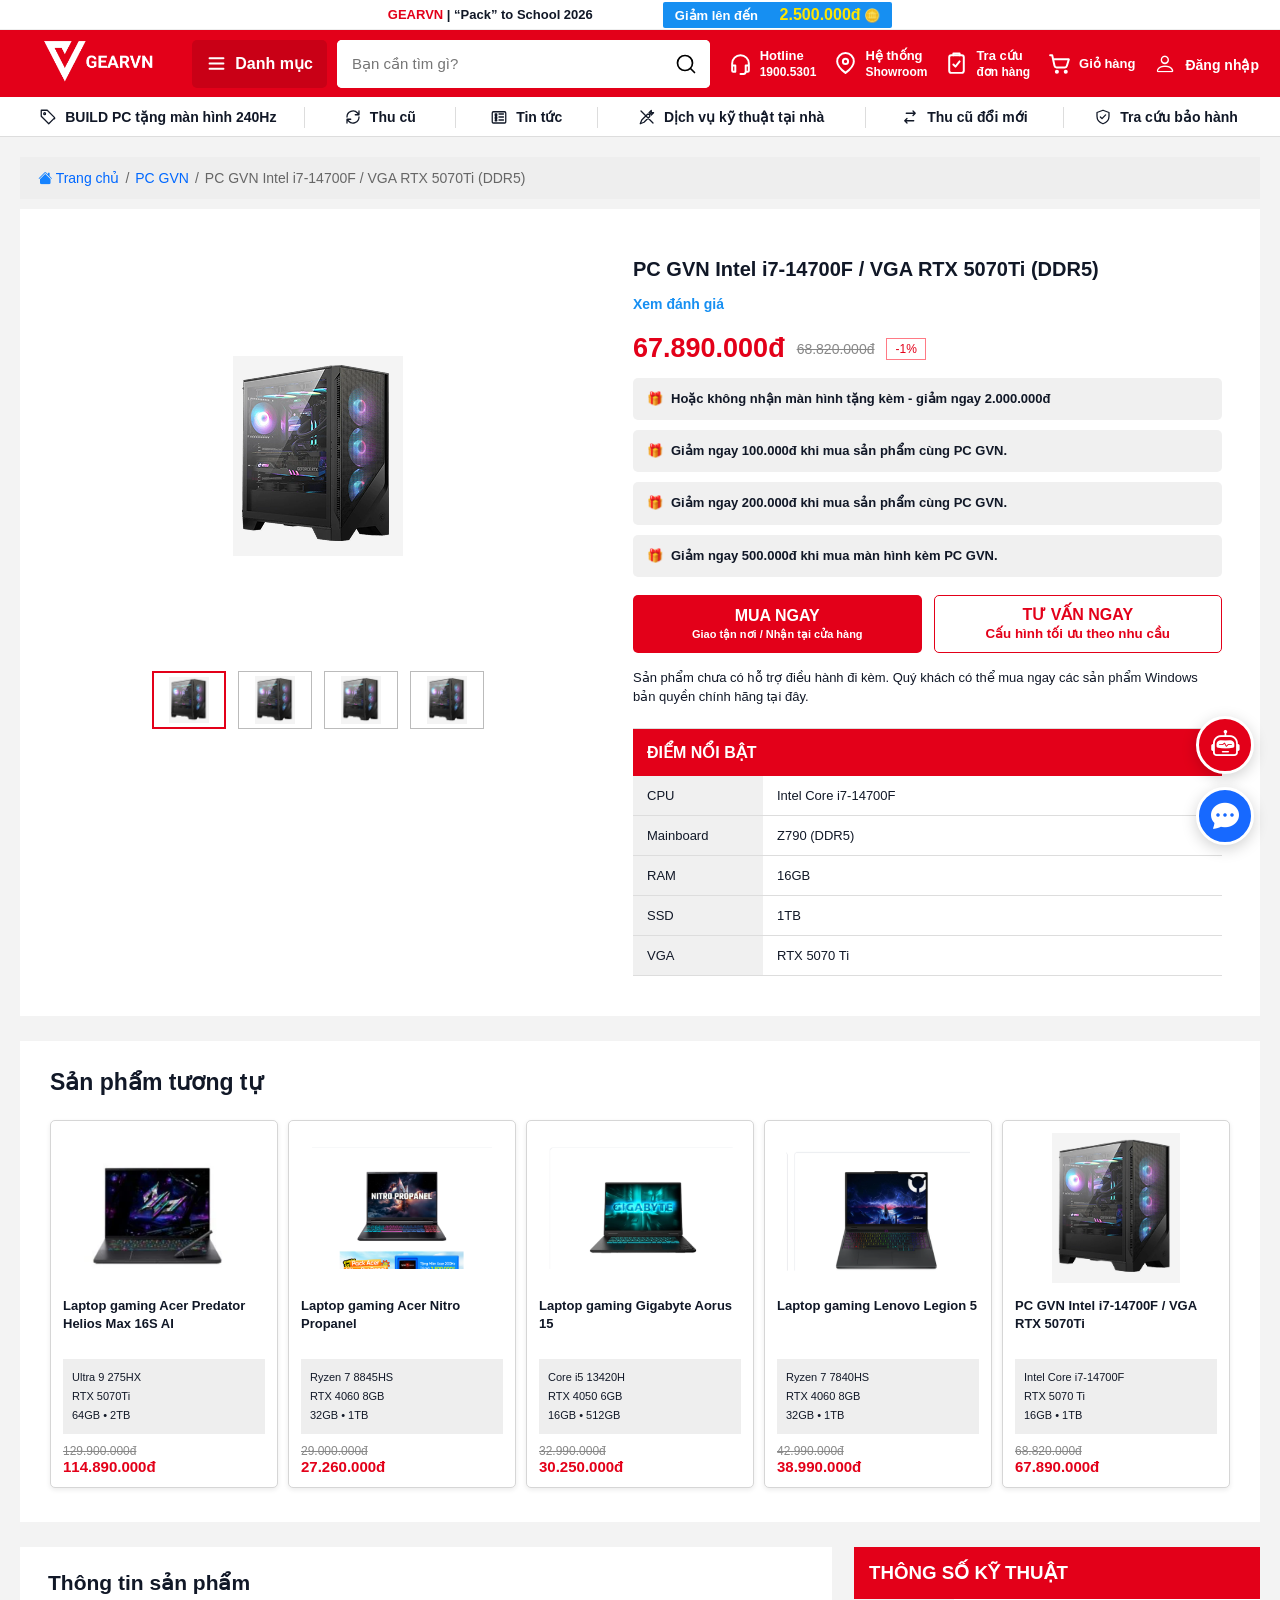
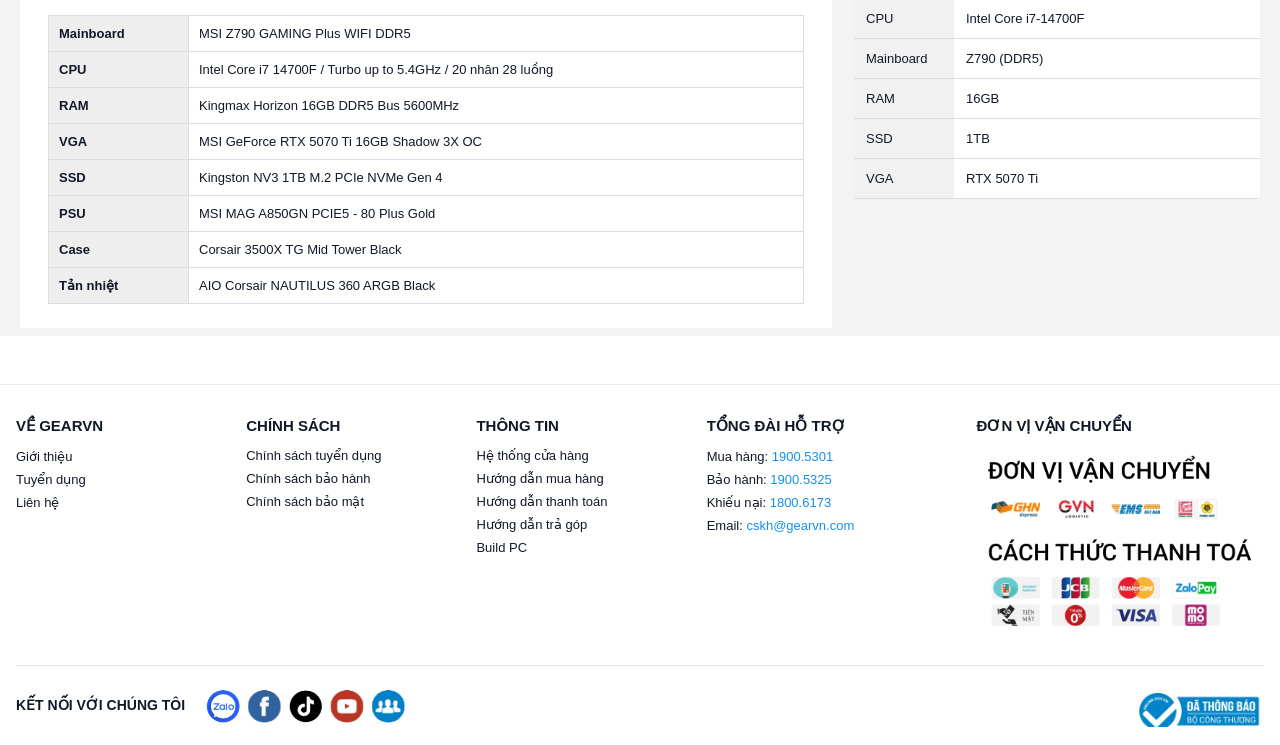
<file: MinhHuy_2474802016546_Product.html>
<!doctype html><html lang="vi"><head><meta charset="utf-8"><meta name="viewport" content="width=device-width,initial-scale=1"><title>Chi tiết sản phẩm - GEARVN</title><link rel="stylesheet" href="assets/vendor/bootstrap-icons/bootstrap-icons.min.css"><link rel="stylesheet" href="assets/css/product.css"><link rel="stylesheet" href="assets/css/login.css"></head><body>
  <div class="top-campaign"><div class="top-campaign__inner"><span><strong>GEARVN</strong> | “Pack” to School 2026</span><span class="campaign-badge">Giảm lên đến <b>2.500.000đ</b> 🪙</span></div></div>
  <header class="gear-header">
    <div class="header-inner">
      <a
        class="gear-logo"
        href="BaoHuy_2474802010133_Home.html"
        aria-label="Trang chủ GEARVN"
      >
        <img src="assets/images/gearvn-logo.png" alt="GEARVN">
      </a>
      <button class="category-button" type="button"><svg viewBox="0 0 24 24"><path d="M4 6h16M4 12h16M4 18h16"/></svg><span>Danh mục</span></button>
      <form class="search-box" action="#"><input type="search" placeholder="Bạn cần tìm gì?" aria-label="Tìm kiếm"><button type="submit" aria-label="Tìm kiếm"><svg viewBox="0 0 24 24"><circle cx="11" cy="11" r="7.5"/><path d="m16.5 16.5 4 4"/></svg></button></form>
      <nav class="quick-actions" aria-label="Tiện ích nhanh">
        <a href="#support"><svg class="action-icon" viewBox="0 0 24 24"><path d="M4 14v-2a8 8 0 0 1 16 0v2M4 14h3v6H5a1 1 0 0 1-1-1v-5Zm16 0h-3v6h2a1 1 0 0 0 1-1v-5ZM17 20c0 1.1-.9 2-2 2h-3"/></svg><b>Hotline<small>1900.5301</small></b></a>
        <a href="#footer"><svg class="action-icon" viewBox="0 0 24 24"><path d="M20 10c0 5-8 11-8 11S4 15 4 10a8 8 0 1 1 16 0Z"/><circle cx="12" cy="10" r="2.5"/></svg><b>Hệ thống<small>Showroom</small></b></a>
        <a href="KhacDuy_2274802010106_Order.html"><svg class="action-icon" viewBox="0 0 24 24"><rect x="5" y="4" width="14" height="17" rx="2"/><path d="M9 4V2.5h6V4M9 13l2 2 4-5"/></svg><b>Tra cứu<small>đơn hàng</small></b></a>
        <a href="MinhHuy_2474802016546_Shopping.html"><svg class="action-icon" viewBox="0 0 24 24"><path d="M3 4h2l2.2 10.2a2 2 0 0 0 2 1.6h7.9a2 2 0 0 0 2-1.6L21 8H6"/><circle cx="9.5" cy="20" r="1"/><circle cx="18" cy="20" r="1"/></svg><b>Giỏ hàng</b></a>
        <div class="account-dropdown-wrapper" id="gvnAccountWrapper"><a class="login" href="#" id="openLoginBtn"><svg class="action-icon" viewBox="0 0 24 24"><circle cx="12" cy="8" r="4"/><path d="M4 21a8 8 0 0 1 16 0"/></svg><b>Đăng nhập</b></a></div>
      </nav>
    </div>
  </header>
  <nav class="service-nav" aria-label="Dịch vụ GEARVN"><div class="service-inner">
    <a href="#"><svg viewBox="0 0 24 24"><path d="M20.5 13.5 13 21l-10-10V3h8l9.5 9.5a1.4 1.4 0 0 1 0 2Z"/><circle cx="7.5" cy="7.5" r="1.2"/></svg><span>BUILD PC tặng màn hình 240Hz</span></a>
    <a href="#"><svg viewBox="0 0 24 24"><path d="M4 12a8 8 0 0 1 14-5.3L20 9M20 4v5h-5M20 12a8 8 0 0 1-14 5.3L4 15m0 5v-5h5"/></svg><span>Thu cũ</span></a>
    <a href="#"><svg viewBox="0 0 24 24"><rect x="3" y="5" width="18" height="15" rx="1.5"/><path d="M7 8h2v2H7zm0 4h2v2H7zm0 4h2v1H7zm5-8h6m-6 4h6m-6 4h6"/></svg><span>Tin tức</span></a>
    <a href="#"><svg viewBox="0 0 24 24"><path d="M14.7 6.3 17.7 3.3a4 4 0 0 1-5 5L5 16l-2 5 5-2 7.7-7.7a4 4 0 0 1 5-5l-3 3M4 4l16 16"/></svg><span>Dịch vụ kỹ thuật tại nhà</span></a>
    <a href="#"><svg viewBox="0 0 24 24"><path d="M7 7h12l-3-3m3 3-3 3M17 17H5l3 3m-3-3 3-3"/></svg><span>Thu cũ đổi mới</span></a>
    <a href="#"><svg viewBox="0 0 24 24"><path d="M12 3 20 6v5c0 5-3.3 8.5-8 10-4.7-1.5-8-5-8-10V6l8-3Z"/><path d="m8.5 12 2.2 2.2 4.8-5"/></svg><span>Tra cứu bảo hành</span></a>
  </div></nav>
<main class="product-page"><div class="product-wrap"><div class="breadcrumb">⌂ Trang Chủ / PC GVN / PC GVN Intel i7-14700F / VGA RTX 5070Ti (DDR5)</div>
<section class="product-card"><div class="product-gallery"><div class="gallery-main"><img id="mainProductImage" src="assets/images/product-pc.png" alt="PC GVN Intel i7-14700F"></div><div class="thumbs"><button class="thumb is-active"><img src="assets/images/product-pc.png" alt="Ảnh PC 1"></button><button class="thumb"><img src="assets/images/product-pc.png" alt="Ảnh PC 2"></button><button class="thumb"><img src="assets/images/product-pc.png" alt="Ảnh PC 3"></button><button class="thumb"><img src="assets/images/product-pc.png" alt="Ảnh PC 4"></button></div></div>
<div class="product-summary"><h1>PC GVN Intel i7-14700F / VGA RTX 5070Ti (DDR5)</h1><a class="review-link" href="#">Xem đánh giá</a><div class="main-price"><strong>67.890.000đ</strong><del>68.820.000đ</del><span class="discount">-1%</span></div><div class="deal-list"><div class="deal">Hoặc không nhận màn hình tặng kèm - giảm ngay 2.000.000đ</div><div class="deal">Giảm ngay 100.000đ khi mua sản phẩm cùng PC GVN.</div><div class="deal">Giảm ngay 200.000đ khi mua sản phẩm cùng PC GVN.</div><div class="deal">Giảm ngay 500.000đ khi mua màn hình kèm PC GVN.</div></div><div class="buy-row"><button id="buyNow" class="buy-button">MUA NGAY<small>Giao tận nơi / Nhận tại cửa hàng</small></button><button class="consult-button">TƯ VẤN NGAY<br><small>Cấu hình tối ưu theo nhu cầu</small></button></div><p class="note">Sản phẩm chưa có hỗ trợ điều hành đi kèm. Quý khách có thể mua ngay các sản phẩm Windows bản quyền chính hãng tại đây.</p><div class="spec-mini"><h3>ĐIỂM NỔI BẬT</h3><dl><div><dt>CPU</dt><dd>Intel Core i7-14700F</dd></div><div><dt>Mainboard</dt><dd>Z790 (DDR5)</dd></div><div><dt>RAM</dt><dd>16GB</dd></div><div><dt>SSD</dt><dd>1TB</dd></div><div><dt>VGA</dt><dd>RTX 5070 Ti</dd></div></dl></div></div></section>
<section class="similar-section"><h2>Sản phẩm tương tự</h2><div class="product-grid">
<article class="mini-card"><img src="assets/images/laptop-acer-predator.png" alt="Acer Predator"><h3>Laptop gaming Acer Predator Helios Max 16S AI</h3><div class="mini-specs">Ultra 9 275HX<br>RTX 5070Ti<br>64GB • 2TB</div><div class="mini-old">129.900.000đ</div><div class="mini-price">114.890.000đ</div></article>
<article class="mini-card"><img src="assets/images/laptop-acer-nitro.png" alt="Acer Nitro"><h3>Laptop gaming Acer Nitro Propanel</h3><div class="mini-specs">Ryzen 7 8845HS<br>RTX 4060 8GB<br>32GB • 1TB</div><div class="mini-old">29.000.000đ</div><div class="mini-price">27.260.000đ</div></article>
<article class="mini-card"><img src="assets/images/laptop-gigabyte.png" alt="Gigabyte Aorus"><h3>Laptop gaming Gigabyte Aorus 15</h3><div class="mini-specs">Core i5 13420H<br>RTX 4050 6GB<br>16GB • 512GB</div><div class="mini-old">32.990.000đ</div><div class="mini-price">30.250.000đ</div></article>
<article class="mini-card"><img src="assets/images/laptop-lenovo.png" alt="Lenovo Legion"><h3>Laptop gaming Lenovo Legion 5</h3><div class="mini-specs">Ryzen 7 7840HS<br>RTX 4060 8GB<br>32GB • 1TB</div><div class="mini-old">42.990.000đ</div><div class="mini-price">38.990.000đ</div></article>
<article class="mini-card"><img src="assets/images/product-pc.png" alt="PC GVN"><h3>PC GVN Intel i7-14700F / VGA RTX 5070Ti</h3><div class="mini-specs">Intel Core i7-14700F<br>RTX 5070 Ti<br>16GB • 1TB</div><div class="mini-old">68.820.000đ</div><div class="mini-price">67.890.000đ</div></article>
</div></section>
<section class="details-section"><div class="detail-box"><h2>Thông tin sản phẩm</h2><table class="spec-table"><tr><th>Mainboard</th><td>MSI Z790 GAMING Plus WIFI DDR5</td></tr><tr><th>CPU</th><td>Intel Core i7 14700F / Turbo up to 5.4GHz / 20 nhân 28 luồng</td></tr><tr><th>RAM</th><td>Kingmax Horizon 16GB DDR5 Bus 5600MHz</td></tr><tr><th>VGA</th><td>MSI GeForce RTX 5070 Ti 16GB Shadow 3X OC</td></tr><tr><th>SSD</th><td>Kingston NV3 1TB M.2 PCIe NVMe Gen 4</td></tr><tr><th>PSU</th><td>MSI MAG A850GN PCIE5 - 80 Plus Gold</td></tr><tr><th>Case</th><td>Corsair 3500X TG Mid Tower Black</td></tr><tr><th>Tản nhiệt</th><td>AIO Corsair NAUTILUS 360 ARGB Black</td></tr></table></div><aside class="tech-box"><h3>THÔNG SỐ KỸ THUẬT</h3><dl><div><dt>CPU</dt><dd>Intel Core i7-14700F</dd></div><div><dt>Mainboard</dt><dd>Z790 (DDR5)</dd></div><div><dt>RAM</dt><dd>16GB</dd></div><div><dt>SSD</dt><dd>1TB</dd></div><div><dt>VGA</dt><dd>RTX 5070 Ti</dd></div></dl></aside></section></div></main>
  <footer id="footer" class="site-footer"><div class="footer-inner footer-grid">
    <section><h3>VỀ GEARVN</h3><a href="#">Giới thiệu</a><a href="#">Tuyển dụng</a><a href="#">Liên hệ</a></section>
    <section><h3>CHÍNH SÁCH</h3><a href="#">Chính sách tuyển dụng</a><a href="#">Chính sách bảo hành</a><a href="#">Chính sách bảo mật</a></section>
    <section><h3>THÔNG TIN</h3><a href="#">Hệ thống cửa hàng</a><a href="#">Hướng dẫn mua hàng</a><a href="#">Hướng dẫn thanh toán</a><a href="#">Hướng dẫn trả góp</a><a href="#">Build PC</a></section>
    <section id="support"><h3>TỔNG ĐÀI HỖ TRỢ</h3><p>Mua hàng: <a href="tel:19005301">1900.5301</a></p><p>Bảo hành: <a href="tel:19005325">1900.5325</a></p><p>Khiếu nại: <a href="tel:18006173">1800.6173</a></p><p>Email: <a href="mailto:cskh@gearvn.com">cskh@gearvn.com</a></p></section>
    <section class="footer-payment"><h3>ĐƠN VỊ VẬN CHUYỂN</h3><img src="assets/images/payments-shipping.png" alt="Vận chuyển và thanh toán"></section>
  </div><div class="footer-inner footer-social"><div class="social-content"><span>KẾT NỐI VỚI CHÚNG TÔI</span><img src="assets/images/social.png" alt="Mạng xã hội"></div><img class="certification" src="assets/images/bo-cong-thuong.png" alt="Đã thông báo Bộ Công Thương"></div></footer>
  <div class="floating-contact">
  <a href="#support" aria-label="Chat hỗ trợ">
    <i class="bi bi-robot" aria-hidden="true"></i>
  </a>

  <a href="#" aria-label="Nhắn tin">
    <i class="bi bi-chat-dots-fill" aria-hidden="true"></i>
  </a>
</div>

<script src="assets/js/product.js"></script>
<script src="assets/js/auth.js"></script>
</body>
</html>
</file>
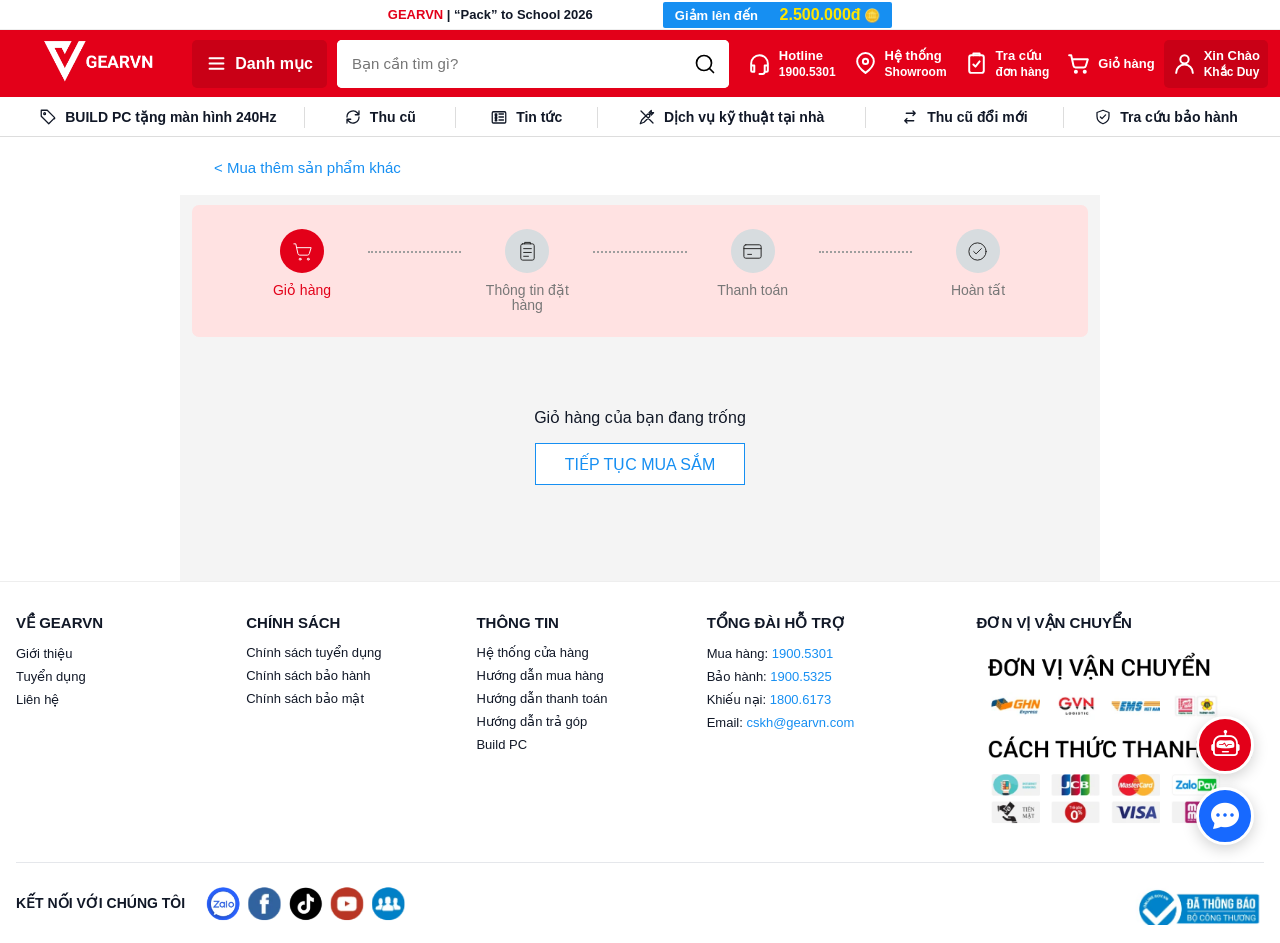
<file: MinhHuy_2474802016546_Shopping.html>
<!doctype html>
<html lang="vi">
<head>
  <meta charset="utf-8">
  <meta name="viewport" content="width=device-width,initial-scale=1">
  <title>Giỏ hàng - GEARVN</title>

  <link rel="stylesheet" href="assets/vendor/bootstrap-icons/bootstrap-icons.min.css">
  <link rel="stylesheet" href="assets/css/shopping.css">
  <link rel="stylesheet" href="assets/css/login.css">
</head>
<body>
<div class="top-campaign"><div class="top-campaign__inner"><span><strong>GEARVN</strong> | “Pack” to School 2026</span><span class="campaign-badge">Giảm lên đến <b>2.500.000đ</b> 🪙</span></div></div>
  <header class="gear-header">
    <div class="header-inner">
      <a
        class="gear-logo"
        href="BaoHuy_2474802010133_Home.html"
        aria-label="Trang chủ GEARVN"
      >
        <img src="assets/images/gearvn-logo.png" alt="GEARVN">
      </a>
      <button class="category-button" type="button"><svg viewBox="0 0 24 24"><path d="M4 6h16M4 12h16M4 18h16"/></svg><span>Danh mục</span></button>
      <form class="search-box" action="#"><input type="search" placeholder="Bạn cần tìm gì?" aria-label="Tìm kiếm"><button type="submit" aria-label="Tìm kiếm"><svg viewBox="0 0 24 24"><circle cx="11" cy="11" r="7.5"/><path d="m16.5 16.5 4 4"/></svg></button></form>
      <nav class="quick-actions" aria-label="Tiện ích nhanh">
        <a href="#support"><svg class="action-icon" viewBox="0 0 24 24"><path d="M4 14v-2a8 8 0 0 1 16 0v2M4 14h3v6H5a1 1 0 0 1-1-1v-5Zm16 0h-3v6h2a1 1 0 0 0 1-1v-5ZM17 20c0 1.1-.9 2-2 2h-3"/></svg><b>Hotline<small>1900.5301</small></b></a>
        <a href="#footer"><svg class="action-icon" viewBox="0 0 24 24"><path d="M20 10c0 5-8 11-8 11S4 15 4 10a8 8 0 1 1 16 0Z"/><circle cx="12" cy="10" r="2.5"/></svg><b>Hệ thống<small>Showroom</small></b></a>
        <a href="KhacDuy_2274802010106_Order.html"><svg class="action-icon" viewBox="0 0 24 24"><rect x="5" y="4" width="14" height="17" rx="2"/><path d="M9 4V2.5h6V4M9 13l2 2 4-5"/></svg><b>Tra cứu<small>đơn hàng</small></b></a>
        <a href="MinhHuy_2474802016546_Shopping.html"><svg class="action-icon" viewBox="0 0 24 24"><path d="M3 4h2l2.2 10.2a2 2 0 0 0 2 1.6h7.9a2 2 0 0 0 2-1.6L21 8H6"/><circle cx="9.5" cy="20" r="1"/><circle cx="18" cy="20" r="1"/></svg><b>Giỏ hàng</b></a>
        <a class="login" href="#"><svg class="action-icon" viewBox="0 0 24 24"><circle cx="12" cy="8" r="4"/><path d="M4 21a8 8 0 0 1 16 0"/></svg><b>Xin Chào<small>Khắc Duy </small></b></a>
      </nav>
    </div>
  </header>
  <nav class="service-nav" aria-label="Dịch vụ GEARVN"><div class="service-inner">
    <a href="#"><svg viewBox="0 0 24 24"><path d="M20.5 13.5 13 21l-10-10V3h8l9.5 9.5a1.4 1.4 0 0 1 0 2Z"/><circle cx="7.5" cy="7.5" r="1.2"/></svg><span>BUILD PC tặng màn hình 240Hz</span></a>
    <a href="#"><svg viewBox="0 0 24 24"><path d="M4 12a8 8 0 0 1 14-5.3L20 9M20 4v5h-5M20 12a8 8 0 0 1-14 5.3L4 15m0 5v-5h5"/></svg><span>Thu cũ</span></a>
    <a href="#"><svg viewBox="0 0 24 24"><rect x="3" y="5" width="18" height="15" rx="1.5"/><path d="M7 8h2v2H7zm0 4h2v2H7zm0 4h2v1H7zm5-8h6m-6 4h6m-6 4h6"/></svg><span>Tin tức</span></a>
    <a href="#"><svg viewBox="0 0 24 24"><path d="M14.7 6.3 17.7 3.3a4 4 0 0 1-5 5L5 16l-2 5 5-2 7.7-7.7a4 4 0 0 1 5-5l-3 3M4 4l16 16"/></svg><span>Dịch vụ kỹ thuật tại nhà</span></a>
    <a href="#"><svg viewBox="0 0 24 24"><path d="M7 7h12l-3-3m3 3-3 3M17 17H5l3 3m-3-3 3-3"/></svg><span>Thu cũ đổi mới</span></a>
    <a href="#"><svg viewBox="0 0 24 24"><path d="M12 3 20 6v5c0 5-3.3 8.5-8 10-4.7-1.5-8-5-8-10V6l8-3Z"/><path d="m8.5 12 2.2 2.2 4.8-5"/></svg><span>Tra cứu bảo hành</span></a>
  </div></nav>
<aside class="side-ad side-ad-left"><img src="assets/images/side-build-pc.png" alt="Khuyến mãi Build PC"></aside><aside class="side-ad side-ad-right"><img src="assets/images/side-laptop.png" alt="Khuyến mãi Laptop"></aside>
<main class="shopping-page"><a class="continue-shopping" href="MinhHuy_2474802016546_Product.html">&lt; Mua thêm sản phẩm khác</a><section class="cart-panel"><div class="checkout-steps"><div class="checkout-step is-active"><span class="checkout-icon"><svg viewBox="0 0 24 24"><path d="M3 4h2l2.2 10.2a2 2 0 0 0 2 1.6h7.9a2 2 0 0 0 2-1.6L21 8H6"/><circle cx="9.5" cy="20" r="1"/><circle cx="18" cy="20" r="1"/></svg></span><span>Giỏ hàng</span></div><span class="checkout-line" aria-hidden="true"></span><div class="checkout-step"><span class="checkout-icon"><svg viewBox="0 0 24 24"><rect x="5" y="4" width="14" height="17" rx="2"/><path d="M9 4V2.5h6V4M8 9h8M8 13h8M8 17h5"/></svg></span><span>Thông tin đặt<br>hàng</span></div><span class="checkout-line" aria-hidden="true"></span><div class="checkout-step"><span class="checkout-icon"><svg viewBox="0 0 24 24"><rect x="3" y="5" width="18" height="14" rx="2"/><path d="M3 9h18M7 15h4"/></svg></span><span>Thanh toán</span></div><span class="checkout-line" aria-hidden="true"></span><div class="checkout-step"><span class="checkout-icon"><svg viewBox="0 0 24 24"><circle cx="12" cy="12" r="9"/><path d="m8 12 2.5 2.5L16 9"/></svg></span><span>Hoàn tất</span></div></div><div id="cartList" class="cart-list">
<div id="cartList"></div>
</div><div class="cart-summary"><div class="summary-row"><span>Tổng tiền:</span><strong id="cartTotal">0đ</strong></div><button id="checkoutButton" class="checkout-button" type="button">ĐẶT HÀNG NGAY</button></div><div id="emptyCart" class="empty-cart" hidden><p>Giỏ hàng của bạn đang trống</p><button id="continueEmptyButton" type="button">TIẾP TỤC MUA SẮM</button></div></section></main>
  <footer id="footer" class="site-footer"><div class="footer-inner footer-grid">
    <section><h3>VỀ GEARVN</h3><a href="#">Giới thiệu</a><a href="#">Tuyển dụng</a><a href="#">Liên hệ</a></section>
    <section><h3>CHÍNH SÁCH</h3><a href="#">Chính sách tuyển dụng</a><a href="#">Chính sách bảo hành</a><a href="#">Chính sách bảo mật</a></section>
    <section><h3>THÔNG TIN</h3><a href="#">Hệ thống cửa hàng</a><a href="#">Hướng dẫn mua hàng</a><a href="#">Hướng dẫn thanh toán</a><a href="#">Hướng dẫn trả góp</a><a href="#">Build PC</a></section>
    <section id="support"><h3>TỔNG ĐÀI HỖ TRỢ</h3><p>Mua hàng: <a href="tel:19005301">1900.5301</a></p><p>Bảo hành: <a href="tel:19005325">1900.5325</a></p><p>Khiếu nại: <a href="tel:18006173">1800.6173</a></p><p>Email: <a href="mailto:cskh@gearvn.com">cskh@gearvn.com</a></p></section>
    <section class="footer-payment"><h3>ĐƠN VỊ VẬN CHUYỂN</h3><img src="assets/images/payments-shipping.png" alt="Vận chuyển và thanh toán"></section>
  </div><div class="footer-inner footer-social"><div class="social-content"><span>KẾT NỐI VỚI CHÚNG TÔI</span><img src="assets/images/social.png" alt="Mạng xã hội"></div><img class="certification" src="assets/images/bo-cong-thuong.png" alt="Đã thông báo Bộ Công Thương"></div></footer>
<div class="floating-contact">
  <a href="#support" aria-label="Chat hỗ trợ">
    <i class="bi bi-robot" aria-hidden="true"></i>
  </a>

  <a href="#" aria-label="Nhắn tin">
    <i class="bi bi-chat-dots-fill" aria-hidden="true"></i>
  </a>
</div>

<script src="assets/js/shopping.js"></script>
<script src="assets/js/auth.js"></script>
</body>
</html>
</file>
<file: assets/css/home.css>
:root {
  --red: #e30019;
  --red-dark: #c90016;
  --blue: #1677ff;
  --text: #1f2937;
  --muted: #6b7280;
  --line: #e5e7eb;
  --page: #f1f1f1;
  --white: #fff;
  --container: 1500px;
  --radius: 8px;
}

* { box-sizing: border-box; }
html { scroll-behavior: smooth; }
body {
  margin: 0;
  color: var(--text);
  background: var(--page);
  font-family: Arial, Helvetica, sans-serif;
  font-size: 16px;
}
img { display: block; max-width: 100%; }
a { color: inherit; text-decoration: none; }
button, input { font: inherit; }
.container { width: min(var(--container), calc(100% - 32px)); margin-inline: auto; }
.section-space { margin-top: 16px; }

.top-promo { height: 58px; background: #fff; }
.top-promo__inner { height: 100%; display: flex; align-items: center; justify-content: center; gap: 56px; }
.top-promo strong { font-size: 24px; color: #111; }
.top-promo strong span { color: var(--red); }
.top-promo a { padding: 10px 34px; display: flex; align-items: center; gap: 12px; color: #fff; background: linear-gradient(180deg, #1f91ff, #006de9); border-radius: 4px; font-size: 20px; }
.top-promo a b { margin-left: 26px; color: #ffef00; font-size: 27px; }
.promo-sun { color: #ffec3d; font-size: 23px; }

.site-header { position: relative; z-index: 10; background: var(--red); color: #fff; }
.header-main { min-height: 92px; display: flex; align-items: center; gap: 14px; }
.brand { display: flex; align-items: center; gap: 0; flex: 0 0 auto; }
.brand__mark { width: 58px; height: 58px; object-fit: contain; flex-shrink: 0; }
.brand__name { font-size: 27px; line-height: .85; font-weight: 800; letter-spacing: -.8px; }
.brand__name small { display: block; margin-top: 7px; font-size: 8px; letter-spacing: 4px; text-align: center; }
.category-button, .login { height: 52px; border: 0; border-radius: 6px; background: var(--red-dark); color: #fff; font-weight: 700; }
.category-button { padding: 0 18px; display: inline-flex; align-items: center; gap: 9px; white-space: nowrap; cursor: pointer; }
.category-button i { font-size: 25px; }
.search { height: 52px; min-width: 240px; flex: 1 1 460px; display: flex; overflow: hidden; border-radius: 6px; background: #fff; }
.search input { width: 100%; min-width: 0; padding: 0 18px; border: 0; outline: 0; font-size: 18px; }
.search button { width: 55px; border: 0; background: #fff; color: #111; font-size: 22px; cursor: pointer; }
.quick-actions { display: flex; align-items: stretch; gap: 4px; }
.quick-actions > a { min-height: 52px; padding: 6px 9px; display: flex; align-items: center; gap: 8px; border-radius: 5px; }
.quick-actions > a:hover { background: var(--red-dark); }
.quick-actions i { width: 28px; color: #fff; font-size: 26px; text-align: center; flex-shrink: 0; }
.quick-actions b { font-size: 14px; line-height: 1.1; white-space: nowrap; }
.quick-actions small { display: block; margin-top: 4px; font-size: 14px; }

.service-nav { background: #fff; border-bottom: 1px solid var(--line); }
.service-nav__inner { min-height: 50px; display: grid; grid-template-columns: 1.45fr .8fr .75fr 1.35fr 1fr 1fr; align-items: center; }
.service-nav a { padding: 0 18px; display: flex; align-items: center; justify-content: center; gap: 9px; text-align: center; font-weight: 600; border-right: 1px solid #ddd; }
.service-nav a i { color: #111827; font-size: 19px; flex-shrink: 0; }
.service-nav a:hover, .service-nav a:hover i { color: var(--red); }
.service-nav a:last-child { border-right: 0; }

.hero-layout { display: grid; grid-template-columns: 260px 1fr; align-items: start; gap: 14px; }
.category-menu { align-self: start; padding: 6px 0; overflow: hidden; background: #fff; border-radius: var(--radius); }
.category-menu a { min-height: 37px; padding: 0 12px; display: grid; grid-template-columns: 23px 1fr 10px; align-items: center; gap: 6px; font-size: 15px; }
.category-menu a:hover { color: #fff; background: var(--red); }
.category-menu .menu-icon { width: 21px; color: #111827; font-size: 18px; text-align: center; }
.category-menu .menu-arrow { color: #111827; font-size: 12px; }
.category-menu a:hover .menu-icon, .category-menu a:hover .menu-arrow { color: #fff; }
.hero-banners {
  display: grid;
  grid-template-columns: repeat(3, minmax(0, 1fr));
  grid-template-areas:
    "main main right-one"
    "main main right-two"
    "bottom-one bottom-two bottom-three";
  gap: 12px;
}
.hero-banners a { min-width: 0; aspect-ratio: 2 / 1; overflow: hidden; border-radius: var(--radius); background: #dceeff; }
.hero-banners a:nth-child(1) { grid-area: main; }
.hero-banners a:nth-child(2) { grid-area: right-one; }
.hero-banners a:nth-child(3) { grid-area: right-two; }
.hero-banners a:nth-child(4) { grid-area: bottom-one; }
.hero-banners a:nth-child(5) { grid-area: bottom-two; }
.hero-banners a:nth-child(6) { grid-area: bottom-three; }
.hero-banners a img { width: 100%; height: 100%; object-fit: contain; }
.mini-promos { margin-top: 12px; display: grid; grid-template-columns: repeat(4, 1fr); gap: 12px; }
.mini-promos a { overflow: hidden; border-radius: var(--radius); }
.mini-promos img { width: 100%; aspect-ratio: 2 / 1; object-fit: contain; background: #fff; }

.white-panel, .product-section { margin-top: 16px; background: #fff; border-radius: var(--radius); }
.panel-title { margin: 0; padding: 20px 24px; font-size: 25px; border-bottom: 1px solid var(--line); }
.viewed-list { padding: 12px; display: grid; grid-template-columns: repeat(3, 1fr); gap: 12px; }
.viewed-card { min-width: 0; padding: 12px; display: grid; grid-template-columns: 115px 1fr; align-items: center; gap: 15px; border: 1px solid var(--line); border-radius: 6px; }
.viewed-card img { width: 105px; height: 90px; object-fit: contain; }
.viewed-card h3 { margin: 0 0 8px; font-size: 17px; line-height: 1.3; }
.viewed-card del { color: #8b8b8b; }
.viewed-card p { margin: 5px 0 0; color: var(--red); font-size: 20px; font-weight: 700; }
.viewed-card p span, .price span { margin-left: 8px; padding: 2px 5px; border: 1px solid #ff4054; border-radius: 3px; font-size: 13px; font-weight: 400; }

.double-promo { display: grid; grid-template-columns: 1fr 1fr; gap: 28px; }
.double-promo a { overflow: hidden; border-radius: var(--radius); }
.double-promo img { width: 100%; aspect-ratio: 3.12 / 1; object-fit: contain; background: #fff; }
.product-section { padding: 0 12px 12px; }
.section-heading { min-height: 70px; display: grid; grid-template-columns: 1fr auto auto; align-items: center; gap: 34px; }
.section-heading h2 { margin: 0; padding-left: 10px; font-size: 25px; }
.section-heading h2 span { margin-left: 23px; padding-left: 24px; border-left: 1px solid #aaa; font-size: 20px; }
.section-heading h2 span i { margin-right: 4px; color: #ff4054; }
.section-heading .brands { font-size: 14px; color: #4b5563; white-space: nowrap; }
.section-heading > a { padding-right: 10px; color: #1683ff; font-size: 14px; }
.product-grid { display: grid; grid-template-columns: repeat(3, minmax(0, 1fr)); gap: 110px; padding: 10px 32px; }
.product-card { min-width: 0; padding: 14px; background: #fff; border: 1px solid var(--line); border-radius: 4px; box-shadow: 0 3px 10px rgb(0 0 0 / 13%); transition: transform .2s ease, box-shadow .2s ease; }
.product-card:hover { transform: translateY(-4px); box-shadow: 0 9px 20px rgb(0 0 0 / 18%); }
.product-card > img { width: 100%; height: 285px; object-fit: contain; }
.product-card h3 { min-height: 44px; margin: 12px 0; font-size: 17px; line-height: 1.3; }
.product-card del { color: #8b8b8b; font-size: 15px; }
.product-card .price { margin: 5px 0 12px; color: var(--red); font-size: 22px; font-weight: 700; }
.product-card ul { margin: 0 0 12px; padding: 10px 12px; list-style: none; background: #eee; border-radius: 5px; font-size: 12px; line-height: 1.9; }
.product-card ul li::before { content: none; }
.product-specs li { display: flex; align-items: center; gap: 7px; }
.product-specs li i { width: 16px; color: #374151; font-size: 14px; text-align: center; flex-shrink: 0; }
.product-card small { color: #6b7280; }
.product-card .rating i { color: #f59e0b; }
.compact-products .product-card > img { height: 250px; }

.ad-row { display: grid; grid-template-columns: 2fr 1fr; gap: 30px; }
.ad-row > a, .ad-row > div a { overflow: hidden; display: block; border-radius: var(--radius); }
.ad-row__large img { width: 100%; height: 100%; object-fit: contain; background: #fff; }
.ad-row > div { display: grid; grid-template-rows: 1fr 1fr; gap: 15px; }
.ad-row > div img { width: 100%; height: 100%; object-fit: contain; background: #fff; }

.category-showcase { padding-bottom: 20px; }
.category-grid { padding: 22px 20px; display: grid; grid-template-columns: repeat(8, 1fr); gap: 22px 10px; }
.category-grid a { min-width: 0; display: flex; flex-direction: column; align-items: center; gap: 10px; font-size: 16px; }
.category-grid img { width: 100px; height: 75px; object-fit: contain; transition: transform .2s ease; }
.category-grid a:hover img { transform: scale(1.08); }

.content-section { padding: 12px 22px 24px; }
.section-heading.simple { min-height: 55px; grid-template-columns: 1fr auto; }
.section-heading.simple h2 { padding: 0; font-size: 21px; }
.promotion-grid, .news-grid { display: grid; grid-template-columns: repeat(4, 1fr); gap: 22px; }
.promotion-grid a { overflow: hidden; border-radius: 5px; }
.promotion-grid img { width: 100%; height: 155px; object-fit: contain; background: #fff; }
.news-heading { margin-top: 15px; border-top: 1px solid var(--line); }
.news-grid article img { width: 100%; aspect-ratio: 600 / 344; object-fit: cover; border-radius: 5px; }
.news-grid h3 { margin: 10px 0; font-size: 16px; line-height: 1.35; font-weight: 500; }

.site-footer { margin-top: 22px; background: #fff; }
.footer-grid { padding: 42px 0 35px; display: grid; grid-template-columns: 1fr 1fr 1fr 1.3fr 1.4fr; gap: 35px; border-bottom: 1px solid var(--line); }
.footer-grid h3 { margin: 0 0 18px; font-size: 16px; }
.footer-grid a { margin-bottom: 12px; display: block; font-size: 14px; }
.footer-grid a:hover { color: var(--blue); }
.footer-grid p { margin: 0 0 12px; font-size: 14px; }
.footer-grid p i { width: 18px; display: inline-block; color: #4b5563; }
.footer-grid p a { display: inline; color: var(--blue); font-weight: 700; }
.logo-row, .pay-row { display: flex; flex-wrap: wrap; gap: 7px; }
.logo-row { margin-bottom: 25px; }
.logo-row img, .pay-row img { width: 64px; height: 30px; object-fit: contain; border: 1px solid #eee; }
.social-row { min-height: 100px; display: flex; align-items: center; gap: 14px; }
.social-row > a { width: 38px; height: 38px; display: grid; place-items: center; border-radius: 50%; color: #fff; background: #2563a6; font-size: 20px; transition: transform .2s ease; }
.social-row > a:nth-of-type(2) { background: #111; }
.social-row > a:nth-of-type(3) { background: #df2f26; }
.social-row > a:nth-of-type(4) { background: #1995d3; }
.social-row > a:hover { color: #fff; transform: translateY(-2px); }
.certification { width: 135px; margin-left: auto; }
.floating-contact { position: fixed; z-index: 20; right: 26px; bottom: 55px; display: grid; gap: 13px; }
.floating-contact a { width: 58px; height: 58px; display: grid; place-items: center; border: 3px solid #fff; border-radius: 50%; color: #fff; background: var(--red); box-shadow: 0 4px 15px rgb(0 0 0 / 18%); font-size: 28px; }
.floating-contact a:last-child { background: #1769ff; }
.floating-contact a:hover { transform: translateY(-2px); }

@media (max-width: 1250px) {
  .quick-actions a:nth-child(2), .quick-actions a:nth-child(3) { display: none; }
  .product-grid { gap: 38px; }
  .hero-layout { grid-template-columns: 230px 1fr; }
  .category-menu a { min-height: 34px; font-size: 13px; }
  .section-heading .brands { display: none; }
}

@media (max-width: 900px) {
  .container { width: min(100% - 22px, 760px); }
  .top-promo { height: auto; padding: 8px 0; }
  .top-promo__inner { gap: 10px; flex-direction: column; }
  .top-promo strong { font-size: 15px; }
  .top-promo a { padding: 7px 18px; font-size: 14px; }
  .top-promo a b { margin-left: 8px; font-size: 18px; }
  .header-main { flex-wrap: wrap; padding: 10px 0; }
  .brand { flex: 1; }
  .brand__mark { width: 40px; height: 36px; }
  .brand__name { font-size: 21px; }
  .category-button { order: 2; height: 44px; }
  .search { order: 3; flex-basis: 100%; height: 45px; }
  .quick-actions { margin-left: auto; }
  .quick-actions a:not(.login) { display: none; }
  .service-nav__inner { display: flex; overflow-x: auto; }
  .service-nav a { min-width: max-content; padding: 15px 22px; }
  .hero-layout { grid-template-columns: 1fr; }
  .category-menu { display: none; }
  .hero-banners { min-height: 0; }
  .mini-promos { grid-template-columns: repeat(2, 1fr); }
  .viewed-list, .product-grid { grid-template-columns: repeat(2, minmax(0, 1fr)); gap: 15px; padding: 10px; }
  .viewed-card:last-child, .product-card:last-child { grid-column: span 2; }
  .viewed-card:last-child { max-width: 50%; justify-self: center; }
  .product-card:last-child { width: calc(50% - 8px); justify-self: center; }
  .double-promo { gap: 12px; }
  .product-card > img, .compact-products .product-card > img { height: 220px; }
  .section-heading { grid-template-columns: 1fr auto; }
  .section-heading h2 { font-size: 20px; }
  .section-heading h2 span { font-size: 15px; }
  .ad-row { gap: 12px; }
  .category-grid { grid-template-columns: repeat(4, 1fr); }
  .promotion-grid, .news-grid { grid-template-columns: repeat(2, 1fr); }
  .footer-grid { grid-template-columns: repeat(2, 1fr); }
  .footer-payment { grid-column: span 2; }
}

@media (max-width: 560px) {
  body { font-size: 14px; }
  .quick-actions { display: none; }
  .brand { flex: 0 0 auto; }
  .category-button { margin-left: auto; }
  .hero-banners {
    min-height: 0;
    grid-template-columns: 1fr 1fr;
    grid-template-areas:
      "main main"
      "right-one right-two"
      "bottom-one bottom-two"
      "bottom-three bottom-three";
  }
  .mini-promos { gap: 7px; }
  .viewed-list, .product-grid { grid-template-columns: 1fr; }
  .viewed-card:last-child, .product-card:last-child { grid-column: auto; width: 100%; max-width: none; }
  .viewed-card { grid-template-columns: 85px 1fr; }
  .viewed-card img { width: 80px; }
  .double-promo, .ad-row { grid-template-columns: 1fr; }
  .section-heading h2 span { margin: 8px 0 0; padding: 0; display: block; border: 0; }
  .product-card > img, .compact-products .product-card > img { height: 240px; }
  .category-grid { grid-template-columns: repeat(3, 1fr); }
  .category-grid img { width: 80px; }
  .promotion-grid, .news-grid, .footer-grid { grid-template-columns: 1fr; }
  .footer-payment { grid-column: auto; }
  .social-row { flex-wrap: wrap; padding: 22px 0; }
  .certification { width: 115px; }
  .floating-contact { right: 12px; bottom: 15px; }
  .floating-contact a { width: 48px; height: 48px; }
}
</file>
<file: assets/css/login.css>
/* assets/css/login.css */

/* Kiểu dáng cho cụm tài khoản chứa dropdown */
.account-dropdown-wrapper {
  position: relative;
  display: inline-block;
}

/* Khung menu thả xuống ẩn mặc định */
.account-dropdown {
  position: absolute;
  top: 100%;
  right: 0;
  width: 280px;
  background: #fff;
  border-radius: 8px;
  box-shadow: 0 4px 20px rgba(0,0,0,0.15);
  padding: 15px;
  z-index: 999;
  display: none;
  margin-top: 10px;
  text-align: left;
}

/* Mũi tên nhọn phía trên menu */
.account-dropdown::before {
  content: "";
  position: absolute;
  bottom: 100%;
  right: 25px;
  border-width: 8px;
  border-style: solid;
  border-color: transparent transparent #fff transparent;
}

/* Hiện menu khi di chuột vào */
.account-dropdown-wrapper:hover .account-dropdown {
  display: block;
}

.account-dropdown .welcome-text, .account-dropdown .welcome-line {
  font-size: 14px;
  color: #333;
  margin-bottom: 12px;
  display: flex;
  align-items: center;
  gap: 6px;
  font-weight: 500;
}

/* Định dạng link dropdown khi đã đăng nhập */
.account-dropdown .dropdown-item {
  display: flex;
  align-items: center;
  gap: 10px;
  padding: 10px 8px;
  color: #333;
  text-decoration: none;
  font-size: 14px;
  border-radius: 4px;
  transition: background 0.2s;
}
.account-dropdown .dropdown-item:hover {
  background: #f5f5f5;
  color: #e30016;
}

/* Hàng chứa 2 nút Đăng nhập / Đăng ký */
.account-dropdown .btn-actions {
  display: flex;
  gap: 10px;
  margin-bottom: 12px;
  border-bottom: 1px solid #f1f1f1;
  padding-bottom: 12px;
}

.account-dropdown .btn-actions button {
  flex: 1;
  padding: 8px 0;
  border-radius: 4px;
  font-size: 12px;
  font-weight: bold;
  cursor: pointer;
  text-transform: uppercase;
  transition: all 0.2s;
}

.account-dropdown .btn-login-now {
  background: #151515;
  color: #fff;
  border: 1px solid #151515;
}
.account-dropdown .btn-login-now:hover {
  background: #e30016;
  border-color: #e30016;
}

.account-dropdown .btn-register-now {
  background: #fff;
  color: #151515;
  border: 1px solid #151515;
}
.account-dropdown .btn-register-now:hover {
  color: #e30016;
  border-color: #e30016;
}

.account-dropdown .help-link {
  display: flex;
  align-items: center;
  gap: 8px;
  color: #555;
  font-size: 14px;
  text-decoration: none;
  padding: 4px 0;
}
.account-dropdown .help-link:hover {
  color: #e30016;
}

/* Style cấu trúc Modal dùng chung */
.gvn-modal-overlay {
  position: fixed;
  top: 0; left: 0; width: 100%; height: 100%;
  background: rgba(0,0,0,0.6);
  z-index: 10000;
  display: flex;
  align-items: center;
  justify-content: center;
  opacity: 0; pointer-events: none;
  transition: all 0.3s ease;
}
.gvn-modal-overlay.active {
  opacity: 1; pointer-events: auto;
}
.gvn-modal-box {
  background: #fff; padding: 30px; border-radius: 8px;
  width: 100%; max-width: 450px; position: relative;
}
.gvn-modal-title { font-size: 16px; margin-bottom: 20px; text-align: center; font-weight: bold; color: #151515; }
.gvn-modal-close { position: absolute; top: 10px; right: 15px; background: none; border: none; cursor: pointer; font-size: 28px; color: #999; }
.gvn-input-group { margin-bottom: 15px; position: relative; }
.gvn-input-group input { width: 100%; padding: 12px; border: 1px solid #ddd; border-radius: 4px; box-sizing: border-box; font-size: 14px; }
.gvn-password-wrapper .gvn-toggle-pwd { position: absolute; right: 12px; top: 50%; transform: translateY(-50%); cursor: pointer; color: #666; }
.gvn-btn-submit { width: 100%; padding: 12px; background: #e30016; color: #fff; border: none; font-weight: bold; cursor: pointer; border-radius: 4px; font-size: 14px; text-transform: uppercase; }
.gvn-switch-mode, .gvn-forgot-pwd, .gvn-modal-footer { text-align: center; margin: 12px 0; font-size: 13px; }
.gvn-switch-mode a, .gvn-forgot-pwd a, .gvn-modal-footer a { color: #e30016; text-decoration: none; font-weight: 500; }
.gvn-separator { text-align: center; margin: 15px 0; position: relative; }
.gvn-separator::before { content: ""; position: absolute; left: 0; top: 50%; width: 100%; height: 1px; background: #eee; z-index: 1; }
.gvn-separator span { background: #fff; padding: 0 10px; position: relative; z-index: 2; color: #999; font-size: 12px; }
.gvn-social-actions { display: flex; gap: 10px; margin-bottom: 15px; }
.gvn-btn-social { flex: 1; padding: 10px; text-align: center; border: 1px solid #ddd; border-radius: 4px; text-decoration: none; color: #333; font-size: 14px; display: flex; align-items: center; justify-content: center; gap: 8px; }
.gvn-tab-content { display: none; }
.gvn-tab-content.active { display: block; }
</file>
<file: assets/css/product-list.css>
.catalog-page { position: relative; padding: 18px 0 28px; }
.breadcrumb { min-height: 42px; display: flex; align-items: center; gap: 8px; color: #6b7280; font-size: 14px; }
.breadcrumb a { color: #1677ff; }
.breadcrumb i { font-size: 12px; }
.catalog-banner { display: block; overflow: hidden; border-radius: 8px; background: #c4b5fd; }
.catalog-banner img { width: 100%; aspect-ratio: 1920 / 420; object-fit: cover; }

.side-ad { position: fixed; z-index: 4; top: 310px; width: 132px; height: 400px; overflow: hidden; border-radius: 6px; background: #e0f2fe; box-shadow: 0 4px 16px rgb(0 0 0 / 12%); }
.side-ad img { width: 100%; height: 100%; object-fit: cover; object-position: top; }
.side-ad--left { left: max(8px, calc((100vw - 1780px) / 2)); }
.side-ad--right { right: max(8px, calc((100vw - 1780px) / 2)); }

.catalog-panel { margin-top: 16px; padding: 20px; background: #fff; border-radius: 8px; }
.catalog-title-row { display: flex; align-items: flex-end; justify-content: space-between; gap: 30px; }
.catalog-title-row .eyebrow { margin: 0 0 5px; color: #e30019; font-size: 13px; font-weight: 700; letter-spacing: 1px; }
.catalog-title-row h1 { margin: 0; font-size: 28px; }
.catalog-title-row p:last-child { margin: 7px 0 0; color: #6b7280; }
.sort-control { display: flex; align-items: center; gap: 9px; white-space: nowrap; }
.sort-control select { height: 42px; padding: 0 38px 0 13px; border: 1px solid #d1d5db; border-radius: 6px; background: #fff; outline: none; cursor: pointer; }

.filter-toolbar { margin-top: 20px; padding: 14px 0; display: flex; gap: 9px; overflow-x: auto; border-top: 1px solid #eee; border-bottom: 1px solid #eee; scrollbar-width: thin; }
.filter-toolbar button { min-height: 42px; padding: 0 13px; display: inline-flex; align-items: center; gap: 7px; flex: 0 0 auto; border: 1px solid #d1d5db; border-radius: 6px; color: #222; background: #fff; cursor: pointer; }
.filter-toolbar button:hover { color: #e30019; border-color: #e30019; }
.filter-toolbar .filter-main-button { color: #e30019; border-color: #e30019; font-weight: 700; }
#filter-count { min-width: 20px; height: 20px; padding: 0 5px; display: inline-grid; place-items: center; border-radius: 10px; color: #fff; background: #e30019; font-size: 11px; }

.active-filters { margin-top: 12px; padding: 10px 12px; display: flex; align-items: center; gap: 10px; border-radius: 6px; background: #fff5f5; font-size: 13px; }
.active-filters[hidden] { display: none; }
#active-filter-list { display: flex; flex-wrap: wrap; gap: 6px; }
#active-filter-list .active-filter-badge { padding: 5px 8px; display: inline-flex; align-items: center; gap: 4px; border: 1px solid #fecdd3; border-radius: 4px; color: #be123c; background: #fff; cursor: pointer; }
#active-filter-list .active-filter-badge:hover { border-color: #e30019; }
#filter-count[hidden] { display: none; }
#clear-active-filters { margin-left: auto; border: 0; color: #e30019; background: transparent; font-weight: 700; cursor: pointer; }

.catalog-grid { margin-top: 18px; display: grid; grid-template-columns: repeat(4, minmax(0, 1fr)); gap: 14px; }
.catalog-card { position: relative; min-width: 0; padding: 14px; display: flex; flex-direction: column; border: 1px solid #e5e7eb; border-radius: 6px; background: #fff; transition: transform .2s ease, box-shadow .2s ease; }
.catalog-card:hover { transform: translateY(-4px); box-shadow: 0 8px 20px rgb(0 0 0 / 12%); }
.catalog-card[hidden] { display: none; }
.catalog-card > img { width: 100%; height: 235px; object-fit: contain; }
.catalog-card h2 { min-height: 45px; margin: 10px 0; font-size: 16px; line-height: 1.4; }
.hot-label { position: absolute; z-index: 2; top: 9px; left: 10px; padding: 5px 9px; border-radius: 15px; color: #fff; background: #e30019; font-size: 12px; font-weight: 700; }
.spec-box { min-height: 76px; padding: 9px; display: flex; align-content: flex-start; flex-wrap: wrap; gap: 6px 10px; border-radius: 5px; color: #60646c; background: #f0f0f0; font-size: 11px; }
.spec-box span { white-space: normal; width: 100%; display: block; }
.spec-box i { margin-right: 3px; color: #4b5563; }
.catalog-card del { margin-top: 12px; color: #8b8b8b; font-size: 14px; }
.catalog-price { margin: 4px 0 10px; color: #e30019; font-size: 20px; font-weight: 700; }
.catalog-price span { margin-left: 6px; padding: 2px 5px; border: 1px solid #ff4054; border-radius: 3px; font-size: 12px; font-weight: 400; }
.catalog-rating { margin: auto 0 0; color: #f59e0b; font-size: 13px; }
.catalog-rating span { color: #777; }

.empty-products { padding: 80px 20px; text-align: center; }
.empty-products[hidden] { display: none; }
.empty-products > i { color: #9ca3af; font-size: 55px; }
.empty-products h2 { margin-bottom: 7px; }
.empty-products p { color: #6b7280; }
.empty-products button { padding: 10px 18px; border: 0; border-radius: 5px; color: #fff; background: #e30019; cursor: pointer; }

.filter-overlay { position: fixed; z-index: 100; inset: 0; padding: 30px 16px; display: none; place-items: center; background: rgb(0 0 0 / 58%); }
.filter-overlay[hidden] { display: none; }
.filter-overlay.is-open { display: grid; }
.filter-dialog { width: min(1120px, 100%); max-height: calc(100vh - 60px); display: flex; flex-direction: column; overflow: hidden; border-radius: 10px; background: #fff; box-shadow: 0 20px 70px rgb(0 0 0 / 35%); }
.filter-dialog__header { padding: 18px 22px; display: flex; align-items: center; justify-content: space-between; border-bottom: 1px solid #e5e7eb; }
.filter-dialog__header p { margin: 0 0 4px; color: #e30019; font-size: 12px; font-weight: 700; letter-spacing: 1px; }
.filter-dialog__header h2 { margin: 0; font-size: 23px; }
.filter-dialog__header button { width: 40px; height: 40px; border: 1px solid #d1d5db; border-radius: 5px; background: #fff; cursor: pointer; }
.filter-dialog__body { padding: 20px 22px; display: grid; grid-template-columns: repeat(3, minmax(0, 1fr)); gap: 22px; overflow-y: auto; }
.filter-group { margin: 0; padding: 0 0 18px; display: flex; align-content: flex-start; flex-wrap: wrap; gap: 9px; border: 0; border-bottom: 1px solid #e5e7eb; }
.filter-group--wide { grid-column: span 2; }
.filter-group legend { width: 100%; margin-bottom: 5px; font-weight: 700; }
.filter-group label { position: relative; cursor: pointer; }
.filter-group input { position: absolute; opacity: 0; pointer-events: none; }
.filter-group label span { min-height: 38px; padding: 0 12px; display: inline-flex; align-items: center; border: 1px solid #d1d5db; border-radius: 5px; background: #fff; transition: .15s ease; }
.filter-group label:hover span { border-color: #e30019; }
.filter-group input:checked + span { color: #e30019; border-color: #e30019; background: #fff1f2; box-shadow: inset 0 0 0 1px #e30019; }
.filter-dialog__footer { padding: 14px 22px; display: flex; justify-content: center; gap: 12px; border-top: 1px solid #e5e7eb; background: #fff; }
.filter-dialog__footer button { min-width: 150px; height: 43px; border: 1px solid #e30019; border-radius: 5px; color: #e30019; background: #fff; cursor: pointer; }
.filter-dialog__footer .apply-filter { color: #fff; background: #1677ff; border-color: #1677ff; }
body.filter-open { overflow: hidden; }

@media (max-width: 1780px) { .side-ad { display: none; } }
@media (max-width: 1100px) {
  .catalog-grid { grid-template-columns: repeat(3, minmax(0, 1fr)); }
  .filter-dialog__body { grid-template-columns: repeat(2, minmax(0, 1fr)); }
}
@media (max-width: 800px) {
  .catalog-page { padding-top: 8px; }
  .catalog-panel { padding: 14px; }
  .catalog-title-row { align-items: flex-start; flex-direction: column; gap: 14px; }
  .catalog-grid { grid-template-columns: repeat(2, minmax(0, 1fr)); }
  .catalog-card > img { height: 200px; }
  .filter-dialog__body { grid-template-columns: 1fr; }
  .filter-group--wide { grid-column: auto; }
}
@media (max-width: 520px) {
  .catalog-title-row h1 { font-size: 23px; }
  .catalog-grid { grid-template-columns: 1fr; }
  .catalog-card > img { height: 240px; }
  .filter-overlay { padding: 0; }
  .filter-dialog { max-height: 100vh; min-height: 100vh; border-radius: 0; }
  .filter-dialog__footer button { min-width: 0; flex: 1; }
}
</file>
<file: assets/css/account.css>
/* assets/css/account.css */

/* Dropdown tài khoản Header */
.account-dropdown-wrapper {
  position: relative;
  display: inline-block;
}
.account-dropdown {
  position: absolute;
  top: 100%; right: 0; width: 250px;
  background: #fff; border-radius: 4px;
  box-shadow: 0 4px 20px rgba(0,0,0,0.15);
  padding: 10px 0; z-index: 999; display: none; margin-top: 10px; text-align: left;
}
.account-dropdown::before {
  content: ""; position: absolute; bottom: 100%; right: 25px;
  border-width: 8px; border-style: solid; border-color: transparent transparent #fff transparent;
}
.account-dropdown-wrapper:hover .account-dropdown { display: block; }
.account-dropdown .dropdown-item {
  display: flex; align-items: center; gap: 12px; padding: 12px 20px;
  color: #333; text-decoration: none; font-size: 14px; transition: all 0.2s;
}
.account-dropdown .dropdown-item:hover { background: #f8f9fa; color: #e30016; }
.account-dropdown .dropdown-item i { font-size: 16px; color: #333; }
.account-dropdown .dropdown-item:hover i { color: #e30016; }
.account-dropdown .dropdown-item.welcome-line {
  border-bottom: 1px solid #eee; pointer-events: none; font-weight: 500; padding-bottom: 12px; margin-bottom: 6px;
}

/* Cấu trúc trang Account */
.account-page-container {
  max-width: 1200px; margin: 30px auto; padding: 0 15px;
  display: flex; gap: 30px; position: relative; box-sizing: border-box;
}
.account-sidebar {
  flex: 0 0 260px; background: #fff; border: 1px solid #e1e1e1;
  border-radius: 4px; padding: 20px 0; align-self: flex-start;
}
.user-avatar-zone {
  display: flex; align-items: center; gap: 15px; padding: 0 20px 20px 20px; border-bottom: 1px solid #eee;
}
.user-avatar-zone i { font-size: 36px; color: #888; }
.user-avatar-zone .username { font-size: 16px; font-weight: bold; color: #333; }
.account-menu { list-style: none; padding: 15px 0 0 0; margin: 0; }
.account-menu li a {
  display: flex; align-items: center; gap: 12px; padding: 12px 20px;
  color: #333; text-decoration: none; font-size: 14px; transition: all 0.2s;
}
.account-menu li.active a { color: #e30016; font-weight: bold; }
.account-menu li a:hover { background: #f9f9f9; color: #e30016; }
.account-menu li a i { font-size: 16px; width: 20px; text-align: center; color: #555; }
.account-menu li.active a i { color: #e30016; }

/* Nội dung chính */
.account-main-content {
  flex: 1; background: #fff; border: 1px solid #e1e1e1;
  border-radius: 4px; padding: 30px;
}
.account-main-content h1 {
  font-size: 20px; font-weight: 500; margin-top: 0; margin-bottom: 30px; color: #333; border-bottom: 1px solid #eee; padding-bottom: 15px;
}
.profile-form { max-width: 650px; }
.form-row { display: flex; align-items: center; margin-bottom: 20px; }
.form-row label { flex: 0 0 140px; font-size: 14px; color: #333; text-align: right; padding-right: 25px; box-sizing: border-box; }
.form-row .form-control-input {
  flex: 1; padding: 10px 14px; border: 1px solid #ccc; border-radius: 4px; font-size: 14px; outline: none; box-sizing: border-box;
}
.form-row .form-control-input:focus { border-color: #e30016; }
.gender-group { display: flex; gap: 25px; font-size: 14px; }
.gender-group label { display: flex; align-items: center; gap: 6px; cursor: pointer; text-align: left; padding: 0; flex: none; }
.gender-group input[type="radio"] { margin: 0; width: 16px; height: 16px; cursor: pointer; }
.birthday-selects { display: flex; gap: 12px; flex: 1; }
.birthday-selects select {
  flex: 1; padding: 10px; border: 1px solid #ccc; border-radius: 4px; font-size: 14px; background: #fff; cursor: pointer;
}
.btn-submit-profile {
  background: #e30016; color: #fff; border: none; padding: 12px 35px;
  font-size: 14px; font-weight: bold; border-radius: 4px; cursor: pointer;
  margin-left: 140px; text-transform: uppercase; transition: background 0.2s;
}
.btn-submit-profile:hover { background: #c20013; }

/* Banner 2 bên */
.side-banner-left, .side-banner-right { position: absolute; top: 0; width: 120px; }
.side-banner-left { left: -140px; }
.side-banner-right { right: -140px; }
.side-banner-left img, .side-banner-right img { width: 100%; height: auto; display: block; border-radius: 4px; }

/* Responsive */
@media (max-width: 1480px) {
  .side-banner-left, .side-banner-right { display: none; }
}
@media (max-width: 768px) {
  .account-page-container { flex-direction: column; }
  .account-sidebar { width: 100%; }
  .form-row { flex-direction: column; align-items: flex-start; }
  .form-row label { text-align: left; margin-bottom: 5px; }
  .btn-submit-profile { margin-left: 0; width: 100%; }
}
</file>
<file: assets/css/order.css>
/* assets/css/order.css */

/* Account common */
.account-page-container { max-width: 1200px; margin: 30px auto; padding: 0 15px; display: flex; gap: 30px; position: relative; box-sizing: border-box; }
.account-sidebar { flex: 0 0 260px; background: #fff; border: 1px solid #e1e1e1; border-radius: 4px; padding: 20px 0; align-self: flex-start; }
.user-avatar-zone { display: flex; align-items: center; gap: 15px; padding: 0 20px 20px 20px; border-bottom: 1px solid #eee; }
.user-avatar-zone i { font-size: 36px; color: #888; }
.user-avatar-zone .username { font-size: 16px; font-weight: bold; color: #333; }
.account-menu { list-style: none; padding: 15px 0 0 0; margin: 0; }
.account-menu li a { display: flex; align-items: center; gap: 12px; padding: 12px 20px; color: #333; text-decoration: none; font-size: 14px; transition: all 0.2s; }
.account-menu li.active a { color: #e30016; font-weight: bold; }
.account-menu li a:hover { background: #f9f9f9; color: #e30016; }
.account-menu li a i { font-size: 16px; width: 20px; text-align: center; color: #555; }
.account-menu li.active a i { color: #e30016; }

.account-main-content { flex: 1; background: #fff; border: 1px solid #e1e1e1; border-radius: 4px; padding: 30px; }
.account-main-content h1 { font-size: 20px; font-weight: 500; margin-top: 0; margin-bottom: 30px; color: #333; border-bottom: 1px solid #eee; padding-bottom: 15px; }

/* Order List */
.content-section { display: none; }
.content-section.active { display: block; }
.order-tabs-header { display: flex; border-bottom: 1px solid #eee; margin-bottom: 20px; gap: 30px; overflow-x: auto; }
.order-tab-item { flex: 0 0 auto; padding: 10px 0; border: 0; background: transparent; font-weight: bold; color: #333; cursor: pointer; position: relative; font-size: 14px; }
.order-tab-item.active { color: #e30016; }
.order-tab-item.active::after { content: ""; position: absolute; bottom: -1px; left: 0; width: 100%; height: 2px; background: #e30016; }
.order-search-box { display: flex; align-items: center; border: 1px solid #eee; padding: 10px 15px; border-radius: 4px; margin-bottom: 20px; }
.order-search-box input { border: none; outline: none; flex: 1; padding-left: 10px; font-size: 14px; }
.order-search-box button { margin-left: 10px; padding: 4px 8px; border: 0; color: #e30016; background: transparent; cursor: pointer; font-size: 14px; }
.order-table { width: 100%; border-collapse: collapse; font-size: 14px; }
.order-table th { text-align: left; padding: 12px 0; border-bottom: 1px solid #eee; color: #666; font-weight: normal; }
.order-table td { padding: 15px 0; border-bottom: 1px solid #f5f5f5; color: #333; }
.order-table tr:last-child td { border-bottom: none; }
.clickable-order { padding: 0; border: 0; background: transparent; cursor: pointer; color: #333; font-weight: bold; transition: color 0.2s; text-decoration: none; display: block; }
.clickable-order:hover { color: #e30016; text-decoration: underline; }
.empty-order-cell { padding: 40px 0 !important; color: #888 !important; text-align: center; }
.empty-order-cell i { display: block; margin-bottom: 10px; font-size: 28px; }
.order-status { display: inline-block; padding: 5px 9px; border-radius: 999px; color: #8a4b00; background: #fff2d9; font-size: 12px; font-weight: 700; white-space: nowrap; }
.status-cancelled { color: #666; background: #eee; }
.status-completed { color: #157347; background: #dcf5e7; }
.status-shipping { color: #075aa6; background: #e0f0ff; }
.cancel-order-button { padding: 7px 11px; border: 1px solid #e30016; border-radius: 4px; color: #e30016; background: #fff; cursor: pointer; font-weight: 700; }
.cancel-order-button:hover { color: #fff; background: #e30016; }
.no-action { color: #aaa; }

/* Order Detail */
.order-detail-header { display: flex; justify-content: space-between; align-items: center; margin-bottom: 25px; }
.order-detail-header h2 { font-size: 22px; margin: 0; color: #333; }
.order-detail-header .order-date { font-size: 14px; color: #333; text-align: right; }
.order-detail-header .order-date span { display: block; font-weight: bold; margin-top: 5px; }
.detail-info-row { display: flex; gap: 20px; margin-bottom: 20px; }
.detail-info-box { flex: 1; border: 1px solid #eee; border-radius: 4px; padding: 20px; }
.detail-info-box h4 { font-size: 14px; margin: 0 0 15px 0; display: flex; align-items: center; gap: 8px; color: #333; }
.detail-info-box h4 i { color: #f60; }
.detail-info-box p { margin: 5px 0; font-size: 14px; color: #333; line-height: 1.6; }
.detail-info-box .label-gray { color: #888; }
.detail-product-box { border: 1px solid #eee; border-radius: 4px; padding: 20px; margin-bottom: 30px; }
.detail-product-box h4 { font-size: 14px; margin: 0 0 15px 0; display: flex; align-items: center; gap: 8px; color: #333; }
.detail-product-box h4 i { color: #f60; }
.detail-product-box .price-row { display: flex; justify-content: flex-end; gap: 40px; padding: 8px 0; font-size: 14px; }
.detail-product-box .price-row .label { color: #333; }
.detail-product-box .price-row .value { min-width: 120px; text-align: right; color: #333; }
.detail-product-box .total-row { display: flex; justify-content: flex-end; gap: 40px; padding: 15px 0 5px 0; border-top: 1px solid #eee; margin-top: 10px; font-size: 15px; font-weight: bold; }
.detail-product-box .total-row .value { color: #333; }
.detail-product-box .paid-row { display: flex; justify-content: flex-end; gap: 40px; font-size: 14px; color: #e30016; margin-top: 5px; }
.detail-product-box .paid-row .value { font-weight: bold; }
.btn-back-list { background: #007bff; color: #fff; border: none; padding: 12px 30px; border-radius: 4px; font-size: 14px; cursor: pointer; transition: background 0.2s; }
.btn-back-list:hover { background: #0056b3; }
.order-detail-actions { display: flex; justify-content: space-between; align-items: center; gap: 12px; }
.cancel-order-button-large { padding: 12px 24px; }
.order-product-list { display: grid; gap: 10px; margin-bottom: 18px; }
.order-product-item { display: grid; grid-template-columns: 74px 1fr auto; align-items: center; gap: 14px; padding: 10px; border: 1px solid #eee; border-radius: 4px; }
.order-product-item img { width: 74px; height: 62px; object-fit: contain; }
.order-product-item div { display: grid; gap: 7px; }
.order-product-item span { color: #777; font-size: 13px; }
.order-product-item b { color: #e30016; white-space: nowrap; }
.legacy-order-note { margin: 0 0 18px; padding: 14px; color: #777; background: #f7f7f7; }

/* Side Banner */
.side-banner-left, .side-banner-right { position: absolute; top: 0; width: 120px; z-index: 10; }
.side-banner-left { left: -140px; }
.side-banner-right { right: -140px; }
.side-banner-left img, .side-banner-right img { width: 100%; height: auto; display: block; border-radius: 4px; }

/* Responsive */
@media (max-width: 1480px) { .side-banner-left, .side-banner-right { display: none; } }
@media (max-width: 768px) { .account-page-container { flex-direction: column; } .account-sidebar { width: 100%; } .account-main-content { width: 100%; padding: 20px 14px; overflow-x: auto; } .detail-info-row { flex-direction: column; } .order-table { min-width: 720px; } .order-product-item { grid-template-columns: 60px 1fr; } .order-product-item img { width: 60px; height: 52px; } .order-product-item b { grid-column: 2; } .order-detail-actions { align-items: stretch; flex-direction: column; } }
</file>
<file: assets/css/payment.css>
:root {
  --red: #e30019;
  --red-dark: #c90016;
  --blue: #1988e6;
  --text: #111827;
  --muted: #6b7280;
  --line: #dedede;
  --page: #f4f4f4;
  --max: 1360px;
}

* {
  box-sizing: border-box;
}

html {
  scroll-behavior: smooth;
}

body {
  margin: 0;
  color: var(--text);
  background: #fff;
  font-family: Arial, Helvetica, sans-serif;
}

a {
  color: inherit;
  text-decoration: none;
}

button,
input,
select,
textarea {
  font: inherit;
}

svg {
  display: block;
  fill: none;
  stroke: currentColor;
  stroke-linecap: round;
  stroke-linejoin: round;
}

.sr-only {
  position: absolute;
  width: 1px;
  height: 1px;
  padding: 0;
  margin: -1px;
  overflow: hidden;
  clip: rect(0, 0, 0, 0);
  white-space: nowrap;
  border: 0;
}

/* Banner phía trên */

.top-campaign {
  height: 30px;
  background: #fff;
  border-bottom: 1px solid #eee;
}

.top-campaign__inner {
  width: min(var(--max), calc(100% - 30px));
  height: 100%;
  margin: auto;
  display: flex;
  align-items: center;
  justify-content: center;
  gap: 70px;
  font-size: 13px;
  font-weight: 700;
}

.top-campaign strong {
  color: var(--red);
}

.campaign-badge {
  padding: 4px 12px;
  color: #fff;
  background: #168ff2;
  border-radius: 2px;
}

.campaign-badge b {
  margin-left: 18px;
  color: #ffe500;
  font-size: 16px;
}

/* Header màu đỏ */

.gear-header {
  height: 67px;
  background: var(--red);
}

.header-inner {
  width: min(var(--max), calc(100% - 24px));
  height: 67px;
  margin: auto;
  display: flex;
  align-items: center;
  gap: 10px;
}

/* Logo đã sửa */

.gear-logo {
  width: 170px;
  height: 67px;
  flex: 0 0 170px;
  display: flex;
  align-items: center;
  justify-content: center;
  overflow: hidden;
}

.gear-logo img {
  display: block;
  width: auto;
  height: auto;
  max-width: 162px;
  max-height: 54px;
  object-fit: contain;
}

/* Nút danh mục */

.category-button {
  width: 135px;
  height: 48px;
  flex: 0 0 135px;
  display: flex;
  align-items: center;
  justify-content: center;
  gap: 8px;
  border: 0;
  border-radius: 5px;
  color: #fff;
  background: var(--red-dark);
  font-weight: 700;
  cursor: pointer;
}

.category-button svg {
  width: 21px;
  height: 21px;
  stroke-width: 2.1;
}

/* Thanh tìm kiếm */

.search-box {
  height: 48px;
  flex: 1 1 420px;
  display: flex;
  overflow: hidden;
  border-radius: 5px;
  background: #fff;
}

.search-box input {
  min-width: 0;
  width: 100%;
  padding: 0 15px;
  border: 0;
  outline: 0;
  font-size: 15px;
}

.search-box button {
  width: 52px;
  border: 0;
  background: #fff;
  display: grid;
  place-items: center;
  cursor: pointer;
}

.search-box button svg {
  width: 24px;
  height: 24px;
  stroke-width: 1.7;
}

/* Các nút bên phải header */

.quick-actions {
  height: 48px;
  display: flex;
  align-items: stretch;
  gap: 1px;
}

.quick-actions > a {
  height: 48px;
  padding: 4px 8px;
  display: flex;
  align-items: center;
  gap: 7px;
  border-radius: 5px;
  color: #fff;
}

.quick-actions > a:hover,
.quick-actions .login {
  background: var(--red-dark);
}

.action-icon {
  width: 25px;
  height: 25px;
  flex: 0 0 25px;
  stroke-width: 1.9;
}

.quick-actions b {
  font-size: 13px;
  line-height: 1.05;
  white-space: nowrap;
}

.quick-actions small {
  display: block;
  margin-top: 3px;
  font-size: 12px;
  color: #fff;
}

/* Thanh dịch vụ */

.service-nav {
  height: 40px;
  border-bottom: 1px solid #ddd;
  background: #fff;
}

.service-inner {
  width: min(var(--max), calc(100% - 24px));
  height: 40px;
  margin: auto;
  display: grid;
  grid-template-columns:
    1.55fr
    0.8fr
    0.75fr
    1.42fr
    1.05fr
    1.08fr;
  align-items: center;
}

.service-inner a {
  height: 21px;
  padding: 0 16px;
  display: flex;
  align-items: center;
  justify-content: center;
  gap: 8px;
  border-right: 1px solid #ddd;
  font-size: 14px;
  font-weight: 700;
  white-space: nowrap;
}

.service-inner a:last-child {
  border-right: 0;
}

.service-inner svg {
  width: 18px;
  height: 18px;
  stroke-width: 1.7;
}

.service-inner a:hover {
  color: var(--red);
}

/* Footer */

.site-footer {
  margin-top: 48px;
  background: #fff;
  border-top: 1px solid #eee;
}

.footer-inner {
  width: min(var(--max), calc(100% - 32px));
  margin: auto;
}

.footer-grid {
  padding: 32px 0 24px;
  display: grid;
  grid-template-columns: 1fr 1fr 1fr 1.2fr 1.45fr;
  gap: 32px;
  border-bottom: 1px solid #e5e7eb;
}

.footer-grid h3 {
  margin: 0 0 14px;
  font-size: 15px;
}

.footer-grid a {
  display: block;
  margin-bottom: 8px;
  font-size: 13px;
}

.footer-grid p {
  margin: 0 0 8px;
  font-size: 13px;
}

.footer-grid p a {
  display: inline;
  color: #168ff2;
}

.footer-payment img {
  width: 100%;
  max-width: 275px;
}

.footer-social {
  min-height: 76px;
  padding: 14px 0;
  display: flex;
  align-items: center;
  justify-content: space-between;
}

.social-content {
  display: flex;
  align-items: center;
  gap: 14px;
  font-size: 14px;
  font-weight: 700;
}

.social-content img {
  width: 220px;
}

.certification {
  width: 135px;
}

/* Nút liên hệ nổi */
.floating-contact { position: fixed; z-index: 20; right: 26px; bottom: 55px; display: grid; gap: 13px; }
.floating-contact a { width: 58px; height: 58px; display: grid; place-items: center; border: 3px solid #fff; border-radius: 50%; color: #fff; background: var(--red); box-shadow: 0 4px 15px rgb(0 0 0 / 18%); font-size: 28px; }
.floating-contact a:last-child { background: #1769ff; }
.floating-contact a:hover { transform: translateY(-2px); }

/* Trang thanh toán */

.payment-page {
  padding: 22px 0 0;
  background: #f5f5f5;
}

.payment-wrap {
  width: min(820px, calc(100% - 30px));
  margin: auto;
}

.back-link {
  display: inline-block;
  margin: 0 0 16px;
  color: #168ff2;
}

.payment-panel {
  padding: 12px 16px 22px;
  background: #f1f1f1;
}

/* Các bước đặt hàng */

.checkout-steps {
  min-height: 125px;
  padding: 20px 32px 12px;
  display: flex;
  align-items: flex-start;
  justify-content: center;
  border-radius: 7px;
  background: #ffe2e2;
}

.checkout-step {
  min-width: 105px;
  color: #777;
  text-align: center;
  font-size: 13px;
  line-height: 1.15;
}

.checkout-icon {
  width: 42px;
  height: 42px;
  margin: 0 auto 9px;
  display: grid;
  place-items: center;
  border-radius: 50%;
  background: #d7dcdf;
  color: #222;
}

.checkout-icon svg {
  width: 22px;
  height: 22px;
}

.checkout-step.is-done,
.checkout-step.is-active {
  color: var(--red);
}

.checkout-step.is-done .checkout-icon,
.checkout-step.is-active .checkout-icon {
  color: #fff;
  background: var(--red);
}

.checkout-line {
  width: 100px;
  margin: 21px 8px 0;
  border-top: 2px dotted #999;
}

.checkout-stage[hidden] {
  display: none !important;
}

/* Nội dung thanh toán */

.payment-content {
  padding: 20px 18px;
  background: #fff;
}

.payment-content h1 {
  margin: 0 0 18px;
  font-size: 22px;
}

.subheading {
  margin: 22px 0 10px;
  font-size: 17px;
}

.section-title {
  margin: 22px 0 12px;
  padding-top: 18px;
  border-top: 1px solid #aaa;
  font-size: 17px;
}

/* Giới tính */

.gender-row {
  display: flex;
  gap: 20px;
  margin-bottom: 8px;
}

.gender-row label,
.choice-line,
.invoice-toggle {
  display: flex;
  align-items: center;
  gap: 6px;
  font-size: 15px;
}

/* Form địa chỉ */

.address-form {
  display: grid;
  grid-template-columns: 1fr 1fr;
  gap: 12px;
}

.customer-form {
  margin-top: 10px;
}

.field {
  position: relative;
}

.field label {
  display: block;
  margin-bottom: 6px;
  font-size: 12px;
  font-weight: 700;
}

.field input,
.field select,
.coupon-row input {
  width: 100%;
  height: 42px;
  padding: 0 12px;
  border: 1px solid #9e9e9e;
  background: #fff;
  outline: none;
}

.field input:focus,
.field select:focus,
.coupon-row input:focus {
  border-color: #58ad58;
  box-shadow: 0 0 0 1px rgb(88 173 88 / 15%);
}

.field-wide {
  grid-column: span 2;
}

/* Giao hàng */

.delivery-box {
  margin-top: 10px;
  padding: 14px;
  background: #dedede;
}

.delivery-grid {
  margin: 0;
}

.note-field {
  margin-top: 12px;
}

/* Hóa đơn */

.invoice-toggle {
  margin: 12px 0;
}

.invoice-fields {
  padding: 14px;
  display: grid;
  grid-template-columns: 1fr 1fr;
  gap: 12px;
  background: #e7e7e7;
}

.invoice-fields[hidden] {
  display: none;
}

.shipping-choice {
  padding: 8px 2px;
  display: flex;
  align-items: center;
  justify-content: space-between;
  font-size: 14px;
}

.shipping-choice span {
  display: flex;
  align-items: center;
  gap: 6px;
}

/* Thông tin đơn hàng */

.info-grid {
  display: grid;
  grid-template-columns: 170px 1fr;
  row-gap: 14px;
  font-size: 15px;
}

.info-grid strong {
  font-weight: 700;
}

.price-red {
  color: var(--red);
  font-weight: 700;
}

/* Mã giảm giá */

.coupon-head {
  width: 250px;
  height: 38px;
  padding: 0 12px;
  border: 1px solid #bbb;
  background: #fff;
  color: #168ff2;
}

.coupon-row {
  margin-top: 10px;
  display: grid;
  grid-template-columns: 1fr 130px;
  gap: 12px;
}

.coupon-row button {
  border: 0;
  border-radius: 3px;
  color: #fff;
  background: #168ff2;
  font-weight: 700;
  cursor: pointer;
}

/* Phương thức thanh toán */

.payment-option {
  padding: 12px 4px;
  display: flex;
  align-items: center;
  gap: 10px;
  font-weight: 700;
}

/* Tổng tiền */

.totals {
  margin-top: 10px;
  border-top: 1px solid #aaa;
}

.info-total {
  margin-top: 8px;
}

.total-row {
  padding: 12px 0 0;
  display: flex;
  justify-content: space-between;
  font-size: 15px;
}

.total-row.final {
  font-weight: 700;
}

/* Nút đặt hàng */

.place-order {
  width: 100%;
  height: 50px;
  margin-top: 15px;
  border: 0;
  border-radius: 4px;
  color: #fff;
  background: #ff0b18;
  font-size: 17px;
  font-weight: 700;
  cursor: pointer;
}

.place-order:hover {
  background: #d90013;
}

.place-order:disabled {
  cursor: not-allowed;
  opacity: .65;
}

.stage-back {
  margin: 0 0 14px;
  padding: 0;
  border: 0;
  color: #168ff2;
  background: transparent;
  cursor: pointer;
}

/* Thông báo thành công */

.success-message {
  margin-top: 12px;
  padding: 12px;
  display: none;
  border: 1px solid #7bc67b;
  color: #176b17;
  background: #ecffec;
  text-align: center;
  font-weight: 700;
}

.success-message.show {
  display: block;
}

.success-message a {
  display: inline-block;
  margin-left: 8px;
  color: #075aa6;
  text-decoration: underline;
}

/* Màn hình nhỏ hơn 1180px */

@media (max-width: 1180px) {
  .quick-actions > a:nth-child(2),
  .quick-actions > a:nth-child(3) {
    display: none;
  }

  .service-inner {
    display: flex;
    overflow: auto;
  }

  .service-inner a {
    min-width: max-content;
  }

  .footer-grid {
    grid-template-columns: repeat(3, 1fr);
  }

  .footer-payment {
    grid-column: span 2;
  }
}

/* Máy tính bảng */

@media (max-width: 820px) {
  .top-campaign {
    display: none;
  }

  .gear-header {
    height: auto;
  }

  .header-inner {
    height: auto;
    min-height: 67px;
    padding: 8px 0;
    flex-wrap: wrap;
  }

  .gear-logo {
    width: 145px;
    height: 60px;
    flex-basis: 145px;
  }

  .gear-logo img {
    width: auto;
    max-width: 142px;
    max-height: 50px;
  }

  .category-button {
    width: 120px;
    flex-basis: 120px;
  }

  .search-box {
    order: 3;
    flex-basis: 100%;
  }

  .quick-actions {
    margin-left: auto;
  }

  .quick-actions > a:not(.login) {
    display: none;
  }

  .footer-grid {
    grid-template-columns: repeat(2, 1fr);
  }

  .footer-payment {
    grid-column: span 2;
  }

  .footer-social {
    align-items: flex-start;
    flex-direction: column;
    gap: 14px;
  }
}

/* Form thanh toán trên điện thoại */

@media (max-width: 650px) {
  .checkout-steps {
    justify-content: flex-start;
    overflow: auto;
  }

  .checkout-line {
    width: 55px;
  }

  .info-grid {
    grid-template-columns: 1fr;
  }

  .address-form,
  .invoice-fields {
    grid-template-columns: 1fr;
  }

  .field-wide {
    grid-column: auto;
  }

  .coupon-row {
    grid-template-columns: 1fr;
  }

  .coupon-row button {
    height: 42px;
  }
}

/* Điện thoại nhỏ */

@media (max-width: 560px) {
  .quick-actions {
    display: none;
  }

  .service-nav {
    height: 42px;
  }

  .service-inner {
    height: 42px;
  }

  .footer-grid {
    grid-template-columns: 1fr;
  }

  .footer-payment {
    grid-column: auto;
  }

  .social-content {
    align-items: flex-start;
    flex-direction: column;
  }

  .social-content img {
    max-width: 100%;
  }
}
.floating-contact {
  position: fixed;
  z-index: 20;
  right: 26px;
  bottom: 55px;
  display: grid;
  gap: 13px;
}

.floating-contact a {
  width: 58px;
  height: 58px;
  display: grid;
  place-items: center;
  border: 3px solid #fff;
  border-radius: 50%;
  color: #fff;
  background: #e30019;
  box-shadow: 0 4px 15px rgb(0 0 0 / 18%);
  font-size: 28px;
  text-decoration: none;
}

.floating-contact a:last-child {
  background: #1769ff;
}

.floating-contact a:hover {
  transform: translateY(-2px);
}

html,
body {
  min-height: 100%;
}

body {
  min-height: 100vh;
  display: flex;
  flex-direction: column;
}

main {
  flex: 1 0 auto;
}

.site-footer {
  width: 100%;
  margin-top: auto;
}
</file>
<file: assets/css/product.css>
:root {
  --red: #e30019;
  --red-dark: #c90016;
  --blue: #1988e6;
  --text: #111827;
  --muted: #6b7280;
  --line: #dedede;
  --page: #f4f4f4;
  --max: 1360px;
}

* {
  box-sizing: border-box;
}

html {
  scroll-behavior: smooth;
}

body {
  margin: 0;
  color: var(--text);
  background: #fff;
  font-family: Arial, Helvetica, sans-serif;
}

a {
  color: inherit;
  text-decoration: none;
}

button,
input,
select,
textarea {
  font: inherit;
}

svg {
  display: block;
  fill: none;
  stroke: currentColor;
  stroke-linecap: round;
  stroke-linejoin: round;
}

.sr-only {
  position: absolute;
  width: 1px;
  height: 1px;
  padding: 0;
  margin: -1px;
  overflow: hidden;
  clip: rect(0, 0, 0, 0);
  white-space: nowrap;
  border: 0;
}

/* Banner phía trên */

.top-campaign {
  height: 30px;
  background: #fff;
  border-bottom: 1px solid #eee;
}

.top-campaign__inner {
  width: min(var(--max), calc(100% - 30px));
  height: 100%;
  margin: auto;
  display: flex;
  align-items: center;
  justify-content: center;
  gap: 70px;
  font-size: 13px;
  font-weight: 700;
}

.top-campaign strong {
  color: var(--red);
}

.campaign-badge {
  padding: 4px 12px;
  color: #fff;
  background: #168ff2;
  border-radius: 2px;
}

.campaign-badge b {
  margin-left: 18px;
  color: #ffe500;
  font-size: 16px;
}

/* Header màu đỏ */

.gear-header {
  height: 67px;
  background: var(--red);
}

.header-inner {
  width: min(var(--max), calc(100% - 24px));
  height: 67px;
  margin: auto;
  display: flex;
  align-items: center;
  gap: 10px;
}

/* Logo đã sửa */

.gear-logo {
  width: 170px;
  height: 67px;
  flex: 0 0 170px;
  display: flex;
  align-items: center;
  justify-content: center;
  overflow: hidden;
}

.gear-logo img {
  display: block;
  width: auto;
  height: auto;
  max-width: 162px;
  max-height: 54px;
  object-fit: contain;
}

/* Nút danh mục */

.category-button {
  width: 135px;
  height: 48px;
  flex: 0 0 135px;
  display: flex;
  align-items: center;
  justify-content: center;
  gap: 8px;
  border: 0;
  border-radius: 5px;
  color: #fff;
  background: var(--red-dark);
  font-weight: 700;
  cursor: pointer;
}

.category-button svg {
  width: 21px;
  height: 21px;
  stroke-width: 2.1;
}

/* Thanh tìm kiếm */

.search-box {
  height: 48px;
  flex: 1 1 420px;
  display: flex;
  overflow: hidden;
  border-radius: 5px;
  background: #fff;
}

.search-box input {
  min-width: 0;
  width: 100%;
  padding: 0 15px;
  border: 0;
  outline: 0;
  font-size: 15px;
}

.search-box button {
  width: 52px;
  border: 0;
  background: #fff;
  display: grid;
  place-items: center;
  cursor: pointer;
}

.search-box button svg {
  width: 24px;
  height: 24px;
  stroke-width: 1.7;
}

/* Các nút bên phải header */

.quick-actions {
  height: 48px;
  display: flex;
  align-items: stretch;
  gap: 1px;
}

.quick-actions > a {
  height: 48px;
  padding: 4px 8px;
  display: flex;
  align-items: center;
  gap: 7px;
  border-radius: 5px;
  color: #fff;
}

.quick-actions > a:hover,
.quick-actions .login {
  background: var(--red-dark);
}

.action-icon {
  width: 25px;
  height: 25px;
  flex: 0 0 25px;
  stroke-width: 1.9;
}

.quick-actions b {
  font-size: 13px;
  line-height: 1.05;
  white-space: nowrap;
}

.quick-actions small {
  display: block;
  margin-top: 3px;
  font-size: 12px;
  color: #fff;
}

/* Menu dịch vụ */

.service-nav {
  height: 40px;
  border-bottom: 1px solid #ddd;
  background: #fff;
}

.service-inner {
  width: min(var(--max), calc(100% - 24px));
  height: 40px;
  margin: auto;
  display: grid;
  grid-template-columns:
    1.55fr
    0.8fr
    0.75fr
    1.42fr
    1.05fr
    1.08fr;
  align-items: center;
}

.service-inner a {
  height: 21px;
  padding: 0 16px;
  display: flex;
  align-items: center;
  justify-content: center;
  gap: 8px;
  border-right: 1px solid #ddd;
  font-size: 14px;
  font-weight: 700;
  white-space: nowrap;
}

.service-inner a:last-child {
  border-right: 0;
}

.service-inner svg {
  width: 18px;
  height: 18px;
  stroke-width: 1.7;
}

.service-inner a:hover {
  color: var(--red);
}

/* Footer */

.site-footer {
  margin-top: 48px;
  background: #fff;
  border-top: 1px solid #eee;
}

.footer-inner {
  width: min(var(--max), calc(100% - 32px));
  margin: auto;
}

.footer-grid {
  padding: 32px 0 24px;
  display: grid;
  grid-template-columns: 1fr 1fr 1fr 1.2fr 1.45fr;
  gap: 32px;
  border-bottom: 1px solid #e5e7eb;
}

.footer-grid h3 {
  margin: 0 0 14px;
  font-size: 15px;
}

.footer-grid a {
  display: block;
  margin-bottom: 8px;
  font-size: 13px;
}

.footer-grid p {
  margin: 0 0 8px;
  font-size: 13px;
}

.footer-grid p a {
  display: inline;
  color: #168ff2;
}

.footer-payment img {
  width: 100%;
  max-width: 275px;
}

.footer-social {
  min-height: 76px;
  padding: 14px 0;
  display: flex;
  align-items: center;
  justify-content: space-between;
}

.social-content {
  display: flex;
  align-items: center;
  gap: 14px;
  font-size: 14px;
  font-weight: 700;
}

.social-content img {
  width: 220px;
}

.certification {
  width: 135px;
}

/* Nút liên hệ nổi */

.floating-contact { position: fixed; z-index: 20; right: 26px; bottom: 55px; display: grid; gap: 13px; }
.floating-contact a { width: 58px; height: 58px; display: grid; place-items: center; border: 3px solid #fff; border-radius: 50%; color: #fff; background: var(--red); box-shadow: 0 4px 15px rgb(0 0 0 / 18%); font-size: 28px; }
.floating-contact a:last-child { background: #1769ff; }
.floating-contact a:hover { transform: translateY(-2px); }

/* Trang sản phẩm */

.product-page {
  background: #f3f3f3;
  padding: 20px 0 8px;
}

.product-wrap {
  width: min(1240px, calc(100% - 30px));
  margin: auto;
}

.breadcrumb {
  padding: 13px 18px;
  background: #eee;
  font-size: 13px;
}

/* Khung thông tin sản phẩm */

.product-card {
  margin-top: 10px;
  padding: 32px 38px 40px;
  display: grid;
  grid-template-columns: 520px 1fr;
  gap: 55px;
  background: #fff;
}

/* Hình sản phẩm */

.gallery-main {
  height: 430px;
  display: grid;
  place-items: center;
}

.gallery-main img {
  max-width: 88%;
  max-height: 400px;
  object-fit: contain;
}

.thumbs {
  display: flex;
  justify-content: center;
  gap: 12px;
}

.thumb {
  width: 74px;
  height: 58px;
  padding: 4px;
  border: 1px solid #bbb;
  background: #fff;
  cursor: pointer;
}

.thumb.is-active {
  border: 2px solid var(--red);
}

.thumb img {
  width: 100%;
  height: 100%;
  object-fit: contain;
}

/* Thông tin sản phẩm */

.product-summary h1 {
  margin: 15px 0 12px;
  font-size: 20px;
  line-height: 1.35;
}

.review-link {
  color: #168ff2;
  font-size: 14px;
  font-weight: 700;
}

.main-price {
  margin: 20px 0 14px;
  display: flex;
  align-items: center;
  gap: 12px;
}

.main-price strong {
  color: var(--red);
  font-size: 27px;
}

.main-price del {
  color: #888;
  font-size: 14px;
}

.discount {
  padding: 3px 8px;
  border: 1px solid #ff7a85;
  color: var(--red);
  font-size: 12px;
}

/* Khuyến mãi */

.deal-list {
  display: grid;
  gap: 10px;
}

.deal {
  padding: 12px 14px;
  border-radius: 5px;
  background: #f0f0f0;
  font-size: 13px;
  font-weight: 700;
  line-height: 1.4;
}

.deal::before {
  content: "🎁";
  margin-right: 8px;
}

/* Nút mua */

.buy-row {
  margin-top: 18px;
  display: grid;
  grid-template-columns: 1fr 1fr;
  gap: 12px;
}

.buy-button,
.consult-button {
  height: 58px;
  border-radius: 5px;
  font-weight: 700;
  cursor: pointer;
}

.buy-button {
  border: 0;
  color: #fff;
  background: var(--red);
}

.buy-button small {
  display: block;
  margin-top: 3px;
  font-size: 11px;
}

.consult-button {
  border: 1px solid var(--red);
  color: var(--red);
  background: #fff;
}

.note {
  margin-top: 16px;
  font-size: 13px;
  line-height: 1.45;
}

/* Thông số nhanh */

.spec-mini {
  margin-top: 22px;
  border-top: 1px solid #ddd;
}

.spec-mini h3 {
  padding: 14px;
  margin: 0;
  color: #fff;
  background: var(--red);
  font-size: 16px;
}

.spec-mini dl {
  margin: 0;
}

.spec-mini div {
  display: grid;
  grid-template-columns: 130px 1fr;
  border-bottom: 1px solid #ddd;
}

.spec-mini dt,
.spec-mini dd {
  margin: 0;
  padding: 12px 14px;
  font-size: 13px;
}

.spec-mini dt {
  background: #f0f0f0;
}

/* Sản phẩm tương tự */

.similar-section {
  margin-top: 25px;
  padding: 28px 30px 34px;
  background: #fff;
}

.similar-section h2 {
  margin: 0 0 24px;
  font-size: 23px;
}

.product-grid {
  display: grid;
  grid-template-columns: repeat(5, 1fr);
  gap: 10px;
}

.mini-card {
  padding: 12px;
  border: 1px solid #d6d6d6;
  border-radius: 5px;
  background: #fff;
  box-shadow: 0 2px 5px rgb(0 0 0 / 8%);
}

.mini-card img {
  width: 100%;
  height: 150px;
  object-fit: contain;
}

.mini-card h3 {
  min-height: 52px;
  margin: 10px 0;
  font-size: 13px;
  line-height: 1.35;
}

.mini-specs {
  padding: 9px;
  background: #eee;
  font-size: 11px;
  line-height: 1.7;
}

.mini-old {
  margin-top: 10px;
  color: #888;
  font-size: 12px;
  text-decoration: line-through;
}

.mini-price {
  color: var(--red);
  font-weight: 700;
  font-size: 15px;
}

/* Chi tiết kỹ thuật */

.details-section {
  margin-top: 25px;
  display: grid;
  grid-template-columns: 2fr 1fr;
  gap: 22px;
}

.detail-box {
  padding: 24px 28px;
  background: #fff;
}

.detail-box h2 {
  margin: 0 0 20px;
  font-size: 21px;
}

.spec-table {
  width: 100%;
  border-collapse: collapse;
}

.spec-table th,
.spec-table td {
  padding: 10px;
  border: 1px solid #ddd;
  text-align: left;
  font-size: 13px;
}

.spec-table th {
  width: 140px;
  background: #eee;
}

.tech-box h3 {
  margin: 0;
  padding: 15px;
  color: #fff;
  background: var(--red);
}

.tech-box dl {
  margin: 0;
  background: #fff;
}

.tech-box div {
  display: grid;
  grid-template-columns: 100px 1fr;
  border-bottom: 1px solid #ddd;
}

.tech-box dt,
.tech-box dd {
  margin: 0;
  padding: 12px;
  font-size: 13px;
}

.tech-box dt {
  background: #f1f1f1;
}

/* Màn hình nhỏ hơn 1180px */

@media (max-width: 1180px) {
  .quick-actions > a:nth-child(2),
  .quick-actions > a:nth-child(3) {
    display: none;
  }

  .service-inner {
    display: flex;
    overflow: auto;
  }

  .service-inner a {
    min-width: max-content;
  }

  .footer-grid {
    grid-template-columns: repeat(3, 1fr);
  }

  .footer-payment {
    grid-column: span 2;
  }
}

/* Máy tính bảng */

@media (max-width: 1000px) {
  .product-card {
    grid-template-columns: 1fr;
  }

  .product-grid {
    grid-template-columns: repeat(2, 1fr);
  }

  .details-section {
    grid-template-columns: 1fr;
  }
}

@media (max-width: 820px) {
  .top-campaign {
    display: none;
  }

  .gear-header {
    height: auto;
  }

  .header-inner {
    height: auto;
    min-height: 67px;
    padding: 8px 0;
    flex-wrap: wrap;
  }

  .gear-logo {
    width: 145px;
    height: 60px;
    flex-basis: 145px;
  }

  .gear-logo img {
    width: auto;
    max-width: 142px;
    max-height: 50px;
  }

  .category-button {
    width: 120px;
    flex-basis: 120px;
  }

  .search-box {
    order: 3;
    flex-basis: 100%;
  }

  .quick-actions {
    margin-left: auto;
  }

  .quick-actions > a:not(.login) {
    display: none;
  }

  .footer-grid {
    grid-template-columns: repeat(2, 1fr);
  }

  .footer-payment {
    grid-column: span 2;
  }

  .footer-social {
    align-items: flex-start;
    flex-direction: column;
    gap: 14px;
  }
}

/* Điện thoại */

@media (max-width: 560px) {
  .quick-actions {
    display: none;
  }

  .service-nav {
    height: 42px;
  }

  .service-inner {
    height: 42px;
  }

  .footer-grid {
    grid-template-columns: 1fr;
  }

  .footer-payment {
    grid-column: auto;
  }

  .social-content {
    align-items: flex-start;
    flex-direction: column;
  }

  .social-content img {
    max-width: 100%;
  }

  .product-card {
    padding: 20px 14px;
  }

  .gallery-main {
    height: 300px;
  }

  .product-grid {
    grid-template-columns: 1fr;
  }

  .buy-row {
    grid-template-columns: 1fr;
  }
}

.breadcrumb {
  display: flex;
  align-items: center;
  gap: 6px;
  font-size: 14px;
  color: #666;
}

.breadcrumb a {
  color: #0068ff;
  text-decoration: none;
}

.breadcrumb a:hover {
  text-decoration: underline;
}

.breadcrumb i {
  color: #1683ff;
}

/* Căn nút Đăng nhập giống nút Giỏ hàng */
.quick-actions .account-dropdown-wrapper {
  position: relative;
  min-height: 52px;
  display: flex;
  align-items: center;
}

.quick-actions .account-dropdown-wrapper > .login {
  min-height: 52px;
  padding: 6px 9px;
  display: flex;
  align-items: center;
  justify-content: center;
  gap: 8px;

  color: #fff !important;
  background: transparent !important;
  text-decoration: none !important;
  border-radius: 5px;
  white-space: nowrap;
}

.quick-actions .account-dropdown-wrapper > .login:hover {
  background: #c90016 !important;
}

.quick-actions .account-dropdown-wrapper > .login i {
  width: 24px;
  color: #fff !important;
  font-size: 22px;
  text-align: center;
  flex-shrink: 0;
}

.quick-actions .account-dropdown-wrapper > .login b {
  color: #fff !important;
  font-size: 14px;
  line-height: 1.1;
  white-space: nowrap;
}
</file>
<file: assets/css/shopping.css>
:root {
  --red: #e30019;
  --red-dark: #c90016;
  --blue: #1988e6;
  --text: #111827;
  --muted: #6b7280;
  --line: #dedede;
  --page: #f4f4f4;
  --max: 1360px;
}

* {
  box-sizing: border-box;
}

html {
  scroll-behavior: smooth;
}

body {
  margin: 0;
  color: var(--text);
  background: #fff;
  font-family: Arial, Helvetica, sans-serif;
}

a {
  color: inherit;
  text-decoration: none;
}

button,
input,
select,
textarea {
  font: inherit;
}

svg {
  display: block;
  fill: none;
  stroke: currentColor;
  stroke-linecap: round;
  stroke-linejoin: round;
}

.sr-only {
  position: absolute;
  width: 1px;
  height: 1px;
  padding: 0;
  margin: -1px;
  overflow: hidden;
  clip: rect(0, 0, 0, 0);
  white-space: nowrap;
  border: 0;
}

/* ============================= */
/* Banner quảng cáo phía trên */
/* ============================= */

.top-campaign {
  height: 30px;
  background: #fff;
  border-bottom: 1px solid #eee;
}

.top-campaign__inner {
  width: min(var(--max), calc(100% - 30px));
  height: 100%;
  margin: auto;
  display: flex;
  align-items: center;
  justify-content: center;
  gap: 70px;
  font-size: 13px;
  font-weight: 700;
}

.top-campaign strong {
  color: var(--red);
}

.campaign-badge {
  padding: 4px 12px;
  color: #fff;
  background: #168ff2;
  border-radius: 2px;
}

.campaign-badge b {
  margin-left: 18px;
  color: #ffe500;
  font-size: 16px;
}

/* ============================= */
/* Header màu đỏ */
/* ============================= */

.gear-header {
  height: 67px;
  background: var(--red);
}

.header-inner {
  width: min(var(--max), calc(100% - 24px));
  height: 67px;
  margin: auto;
  display: flex;
  align-items: center;
  gap: 10px;
}

/* Logo GEARVN đã sửa */

.gear-logo {
  width: 170px;
  height: 67px;
  flex: 0 0 170px;
  display: flex;
  align-items: center;
  justify-content: center;
  overflow: hidden;
}

.gear-logo img {
  display: block;
  width: auto;
  height: auto;
  max-width: 162px;
  max-height: 54px;
  object-fit: contain;
}

/* Nút danh mục */

.category-button {
  width: 135px;
  height: 48px;
  flex: 0 0 135px;
  display: flex;
  align-items: center;
  justify-content: center;
  gap: 8px;
  border: 0;
  border-radius: 5px;
  color: #fff;
  background: var(--red-dark);
  font-weight: 700;
  cursor: pointer;
}

.category-button svg {
  width: 21px;
  height: 21px;
  stroke-width: 2.1;
}

/* Thanh tìm kiếm */

.search-box {
  height: 48px;
  flex: 1 1 420px;
  display: flex;
  overflow: hidden;
  border-radius: 5px;
  background: #fff;
}

.search-box input {
  min-width: 0;
  width: 100%;
  padding: 0 15px;
  border: 0;
  outline: 0;
  font-size: 15px;
}

.search-box button {
  width: 52px;
  border: 0;
  background: #fff;
  display: grid;
  place-items: center;
  cursor: pointer;
}

.search-box button svg {
  width: 24px;
  height: 24px;
  stroke-width: 1.7;
}

/* Các nút bên phải header */

.quick-actions {
  height: 48px;
  display: flex;
  align-items: stretch;
  gap: 1px;
}

.quick-actions > a {
  height: 48px;
  padding: 4px 8px;
  display: flex;
  align-items: center;
  gap: 7px;
  border-radius: 5px;
  color: #fff;
}

.quick-actions > a:hover,
.quick-actions .login {
  background: var(--red-dark);
}

.action-icon {
  width: 25px;
  height: 25px;
  flex: 0 0 25px;
  stroke-width: 1.9;
}

.quick-actions b {
  font-size: 13px;
  line-height: 1.05;
  white-space: nowrap;
}

.quick-actions small {
  display: block;
  margin-top: 3px;
  font-size: 12px;
  color: #fff;
}

/* ============================= */
/* Thanh dịch vụ */
/* ============================= */

.service-nav {
  height: 40px;
  border-bottom: 1px solid #ddd;
  background: #fff;
}

.service-inner {
  width: min(var(--max), calc(100% - 24px));
  height: 40px;
  margin: auto;
  display: grid;
  grid-template-columns:
    1.55fr
    0.8fr
    0.75fr
    1.42fr
    1.05fr
    1.08fr;
  align-items: center;
}

.service-inner a {
  height: 21px;
  padding: 0 16px;
  display: flex;
  align-items: center;
  justify-content: center;
  gap: 8px;
  border-right: 1px solid #ddd;
  font-size: 14px;
  font-weight: 700;
  white-space: nowrap;
}

.service-inner a:last-child {
  border-right: 0;
}

.service-inner svg {
  width: 18px;
  height: 18px;
  stroke-width: 1.7;
}

.service-inner a:hover {
  color: var(--red);
}

/* ============================= */
/* Footer */
/* ============================= */

.site-footer {
  margin-top: 48px;
  background: #fff;
  border-top: 1px solid #eee;
}

.footer-inner {
  width: min(var(--max), calc(100% - 32px));
  margin: auto;
}

.footer-grid {
  padding: 32px 0 24px;
  display: grid;
  grid-template-columns: 1fr 1fr 1fr 1.2fr 1.45fr;
  gap: 32px;
  border-bottom: 1px solid #e5e7eb;
}

.footer-grid h3 {
  margin: 0 0 14px;
  font-size: 15px;
}

.footer-grid a {
  display: block;
  margin-bottom: 8px;
  font-size: 13px;
}

.footer-grid p {
  margin: 0 0 8px;
  font-size: 13px;
}

.footer-grid p a {
  display: inline;
  color: #168ff2;
}

.footer-payment img {
  width: 100%;
  max-width: 275px;
}

.footer-social {
  min-height: 76px;
  padding: 14px 0;
  display: flex;
  align-items: center;
  justify-content: space-between;
}

.social-content {
  display: flex;
  align-items: center;
  gap: 14px;
  font-size: 14px;
  font-weight: 700;
}

.social-content img {
  width: 220px;
}

.certification {
  width: 135px;
}

/* ============================= */
/* Nút liên hệ nổi */
/* ============================= */
.floating-contact {
  position: fixed;
  z-index: 20;
  right: 26px;
  bottom: 55px;
  display: grid;
  gap: 13px;
}

.floating-contact a {
  width: 58px;
  height: 58px;
  display: grid;
  place-items: center;
  border: 3px solid #fff;
  border-radius: 50%;
  color: #fff;
  background: var(--red);
  box-shadow: 0 4px 15px rgb(0 0 0 / 18%);
  font-size: 28px;
  text-decoration: none;
}

.floating-contact a:last-child {
  background: #1769ff;
}

.floating-contact a:hover {
  transform: translateY(-2px);
}
/* ============================= */
/* Banner quảng cáo hai bên */
/* ============================= */

.side-ad {
  position: fixed;
  z-index: 4;
  top: 215px;
  width: 132px;
  height: 400px;
  overflow: hidden;
  border-radius: 6px;
  box-shadow: 0 4px 16px rgb(0 0 0 / 12%);
}

.side-ad img {
  width: 100%;
  height: 100%;
  object-fit: cover;
  object-position: top;
}

.side-ad-left {
  left: 10px;
}

.side-ad-right {
  right: 10px;
}

/* ============================= */
/* Trang giỏ hàng */
/* ============================= */

.shopping-page {
  width: min(920px, calc(100% - 40px));
  margin: 22px auto 0;
}

.continue-shopping {
  display: inline-block;
  margin: 0 0 18px 34px;
  color: #168ff2;
  font-size: 15px;
}

.cart-panel {
  padding: 10px 12px 24px;
  background: #f4f4f4;
}

/* ============================= */
/* Các bước thanh toán */
/* ============================= */

.checkout-steps {
  min-height: 132px;
  padding: 24px 54px 14px;
  display: flex;
  align-items: flex-start;
  justify-content: center;
  border-radius: 7px;
  background: #ffe2e2;
}

.checkout-step {
  min-width: 112px;
  color: #777;
  text-align: center;
  font-size: 14px;
  line-height: 1.1;
}

.checkout-icon {
  width: 44px;
  height: 44px;
  margin: 0 auto 10px;
  display: grid;
  place-items: center;
  border-radius: 50%;
  color: #222;
  background: #d7dcdf;
}

.checkout-icon svg {
  width: 23px;
  height: 23px;
}

.checkout-step.is-active {
  color: var(--red);
}

.checkout-step.is-active .checkout-icon {
  color: #fff;
  background: var(--red);
}

.checkout-line {
  width: 116px;
  margin: 22px 10px 0;
  border-top: 2px dotted #9e9e9e;
}

/* ============================= */
/* Danh sách sản phẩm */
/* ============================= */

.cart-list {
  padding: 8px 28px 0;
}

.cart-item {
  min-height: 190px;
  display: grid;
  grid-template-columns: 150px 1fr 210px;
  align-items: center;
  gap: 22px;
}

.product-visual {
  align-self: stretch;
  display: flex;
  flex-direction: column;
  align-items: flex-start;
  justify-content: space-between;
}

.product-visual > img {
  width: 142px;
  height: 142px;
  object-fit: contain;
}

/* Nút xóa sản phẩm */

.remove-button {
  padding: 0 0 3px 8px;
  display: inline-flex;
  align-items: center;
  gap: 6px;
  border: 0;
  background: transparent;
  font-size: 15px;
  cursor: pointer;
}

.remove-button svg {
  width: 19px;
  height: 19px;
  stroke-width: 1.7;
}

/* Tên sản phẩm */

.product-info {
  align-self: start;
  padding-top: 22px;
}

.product-info h2 {
  margin: 0;
  font-size: 18px;
  font-weight: 400;
  line-height: 1.22;
}

/* Giá và số lượng */

.product-side {
  align-self: stretch;
  display: flex;
  flex-direction: column;
  align-items: flex-end;
  justify-content: center;
  gap: 25px;
}

.prices {
  text-align: right;
}

.current-price {
  display: block;
  color: var(--red);
  font-size: 19px;
}

.old-price {
  display: block;
  margin-top: 4px;
  color: #aaa;
  font-size: 16px;
  font-weight: 700;
  text-decoration: line-through;
}

/* Nút tăng giảm số lượng */

.quantity-control {
  height: 38px;
  display: grid;
  grid-template-columns: 38px 58px 38px;
}

.qty-btn,
.qty-value {
  display: grid;
  place-items: center;
  border: 1px solid #bdbdbd;
  background: #fff;
  font-size: 17px;
}

.qty-btn {
  cursor: pointer;
}

.qty-value {
  border-right: 0;
  border-left: 0;
}

/* ============================= */
/* Tổng tiền */
/* ============================= */

.cart-summary {
  margin: 4px 28px 0;
  padding-top: 14px;
  border-top: 1px solid #8d8d8d;
}

.summary-row {
  padding: 0 2px 8px 6px;
  display: flex;
  justify-content: space-between;
  align-items: center;
  font-size: 17px;
}

.summary-row strong {
  color: var(--red);
  font-size: 25px;
}

/* Nút đặt hàng */

.checkout-button {
  width: 100%;
  height: 50px;
  border: 0;
  border-radius: 6px;
  color: #fff;
  background: #ff0b18;
  font-size: 20px;
  font-weight: 700;
  cursor: pointer;
}

.checkout-button:hover {
  background: #d90013;
}

/* Giỏ hàng trống */

.empty-cart {
  min-height: 220px;
  padding: 55px 20px;
  text-align: center;
}

.empty-cart button {
  min-width: 210px;
  height: 42px;
  border: 1px solid #168ff2;
  color: #168ff2;
  background: #fff;
  cursor: pointer;
}

/* ============================= */
/* Màn hình nhỏ hơn 1550px */
/* ============================= */

@media (max-width: 1550px) {
  .side-ad {
    display: none;
  }
}

/* ============================= */
/* Màn hình nhỏ hơn 1180px */
/* ============================= */

@media (max-width: 1180px) {
  .quick-actions > a:nth-child(2),
  .quick-actions > a:nth-child(3) {
    display: none;
  }

  .service-inner {
    display: flex;
    overflow: auto;
  }

  .service-inner a {
    min-width: max-content;
  }

  .footer-grid {
    grid-template-columns: repeat(3, 1fr);
  }

  .footer-payment {
    grid-column: span 2;
  }
}

/* ============================= */
/* Máy tính bảng */
/* ============================= */

@media (max-width: 820px) {
  .top-campaign {
    display: none;
  }

  .gear-header {
    height: auto;
  }

  .header-inner {
    height: auto;
    min-height: 67px;
    padding: 8px 0;
    flex-wrap: wrap;
  }

  .gear-logo {
    width: 145px;
    height: 60px;
    flex: 0 0 145px;
  }

  .gear-logo img {
    width: auto;
    height: auto;
    max-width: 142px;
    max-height: 50px;
    object-fit: contain;
  }

  .category-button {
    width: 120px;
    flex-basis: 120px;
  }

  .search-box {
    order: 3;
    flex-basis: 100%;
  }

  .quick-actions {
    margin-left: auto;
  }

  .quick-actions > a:not(.login) {
    display: none;
  }

  .footer-grid {
    grid-template-columns: repeat(2, 1fr);
  }

  .footer-payment {
    grid-column: span 2;
  }

  .footer-social {
    align-items: flex-start;
    flex-direction: column;
    gap: 14px;
  }
}

/* ============================= */
/* Giỏ hàng trên máy tính bảng */
/* ============================= */

@media (max-width: 780px) {
  .shopping-page {
    width: min(calc(100% - 20px), 760px);
  }

  .checkout-steps {
    justify-content: flex-start;
    overflow: auto;
    padding-inline: 20px;
  }

  .checkout-line {
    width: 60px;
  }

  .cart-item {
    grid-template-columns: 120px 1fr 165px;
    gap: 12px;
  }

  .product-visual > img {
    width: 110px;
    height: 110px;
  }

  .product-info h2 {
    font-size: 15px;
  }
}

/* ============================= */
/* Điện thoại */
/* ============================= */

@media (max-width: 590px) {
  .cart-list {
    padding-inline: 6px;
  }

  .cart-item {
    grid-template-columns: 105px 1fr;
    padding: 15px 0;
    border-bottom: 1px solid #ddd;
  }

  .product-side {
    grid-column: 2;
    align-items: flex-start;
    gap: 10px;
  }

  .prices {
    text-align: left;
  }

  .cart-summary {
    margin-inline: 6px;
  }
}

/* ============================= */
/* Điện thoại nhỏ */
/* ============================= */

@media (max-width: 560px) {
  .quick-actions {
    display: none;
  }

  .service-nav {
    height: 42px;
  }

  .service-inner {
    height: 42px;
  }

  .footer-grid {
    grid-template-columns: 1fr;
  }

  .footer-payment {
    grid-column: auto;
  }

  .social-content {
    align-items: flex-start;
    flex-direction: column;
  }

  .social-content img {
    max-width: 100%;
  }
}
html,
body {
  min-height: 100%;
}

body {
  min-height: 100vh;
  display: flex;
  flex-direction: column;
}

main {
  flex: 1 0 auto;
}

.site-footer {
  width: 100%;
  margin-top: auto;
}
</file>
